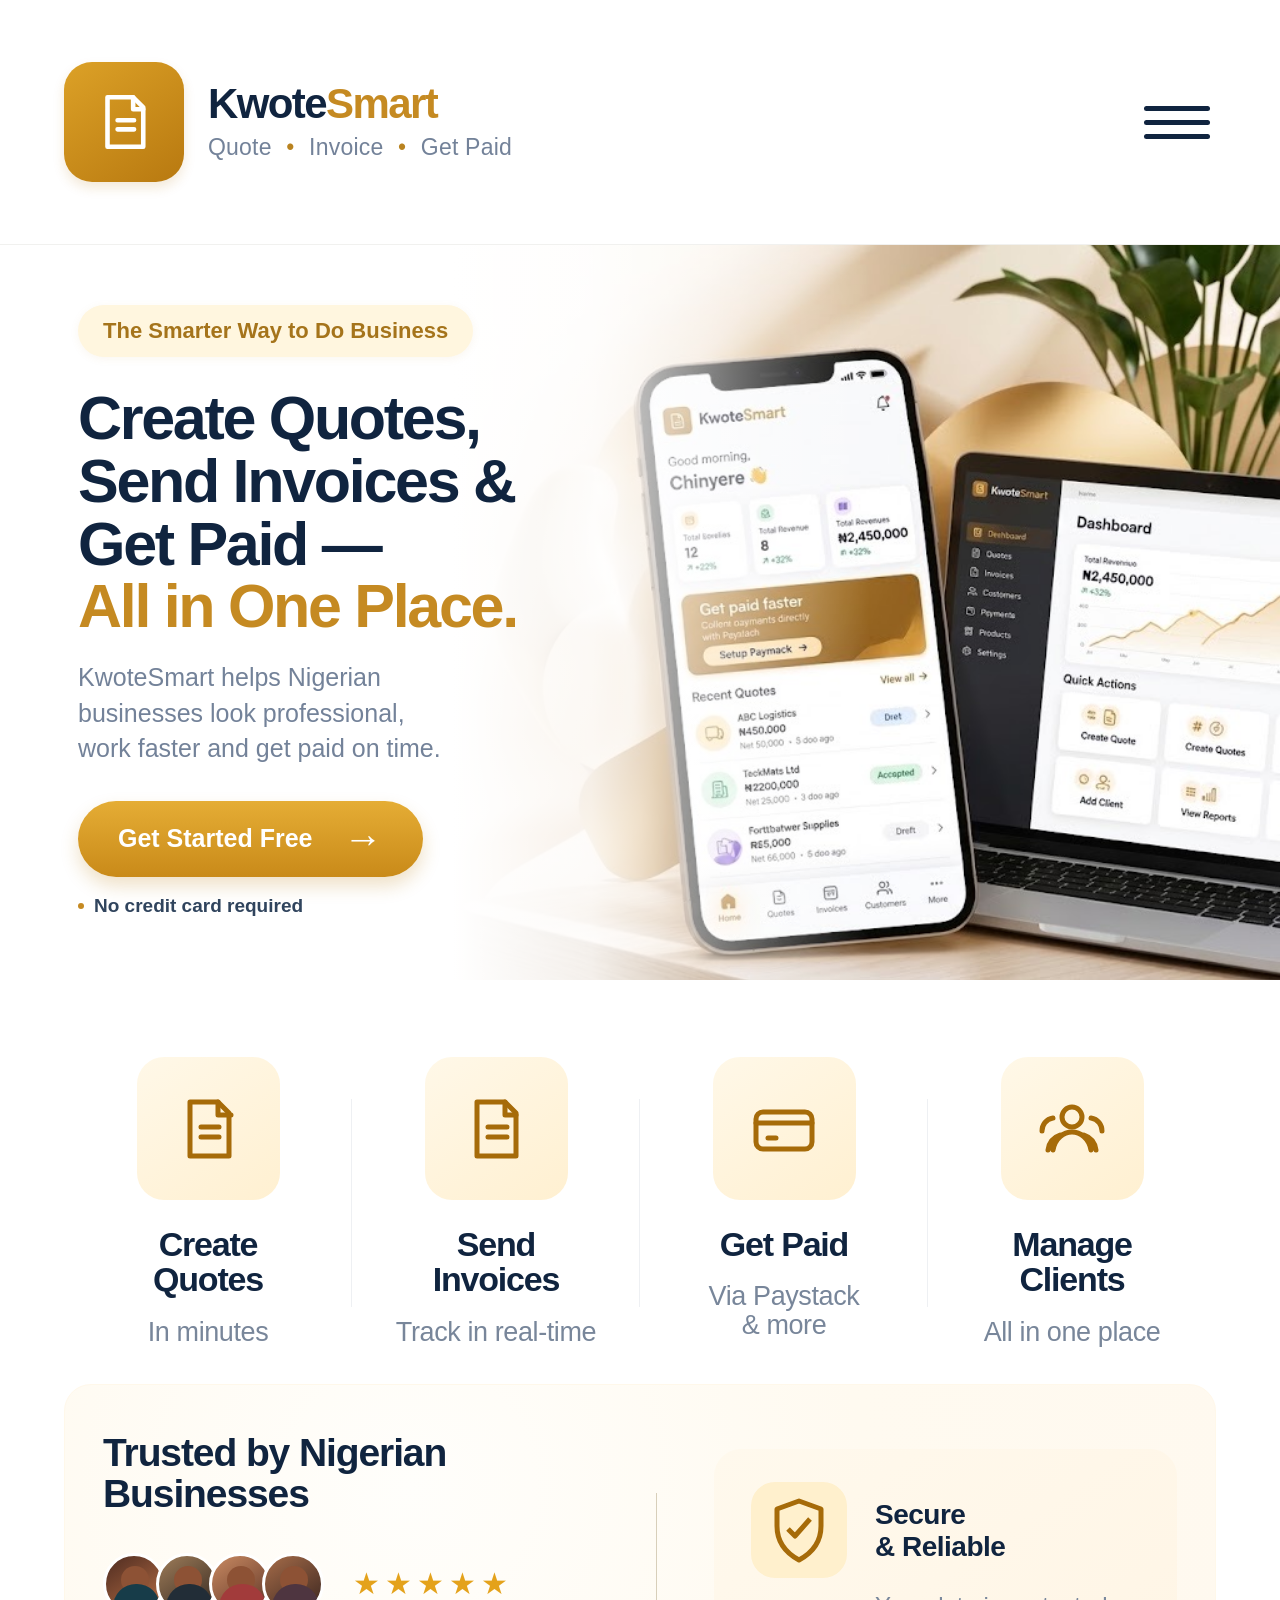
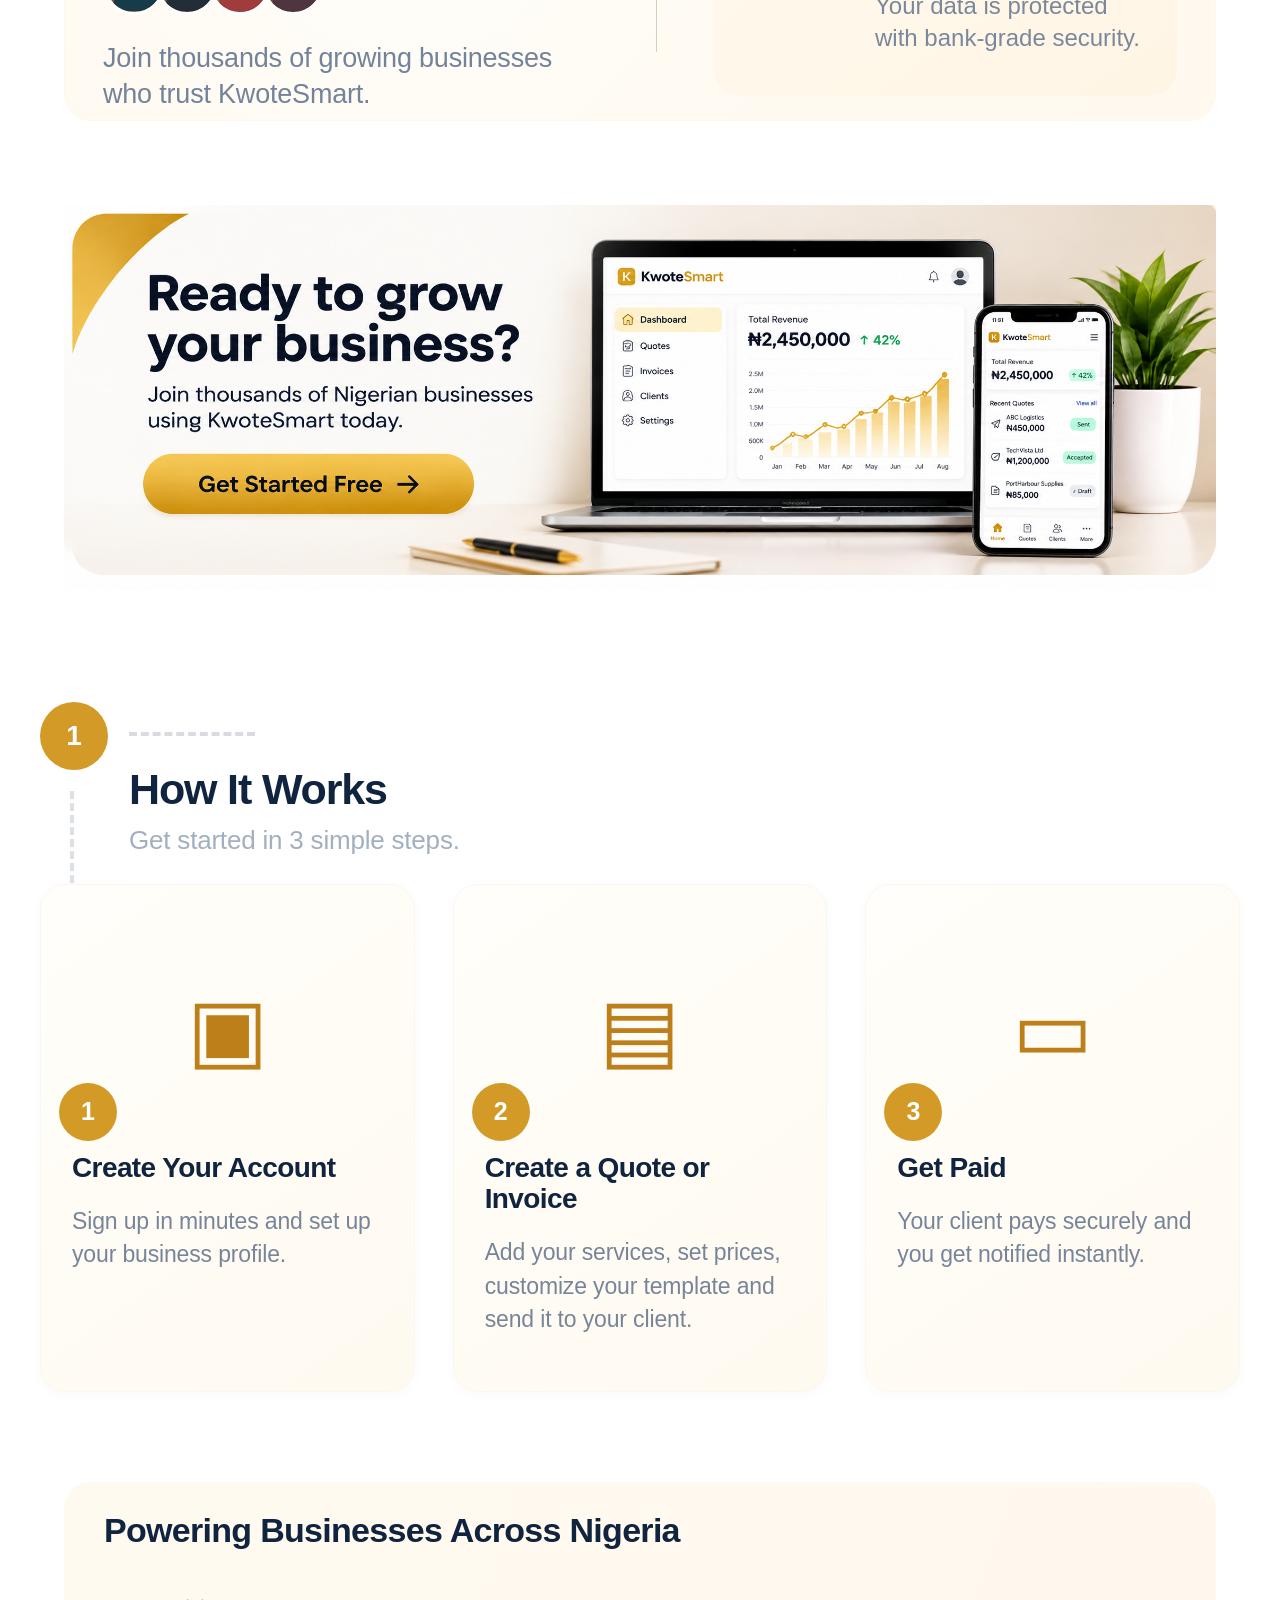
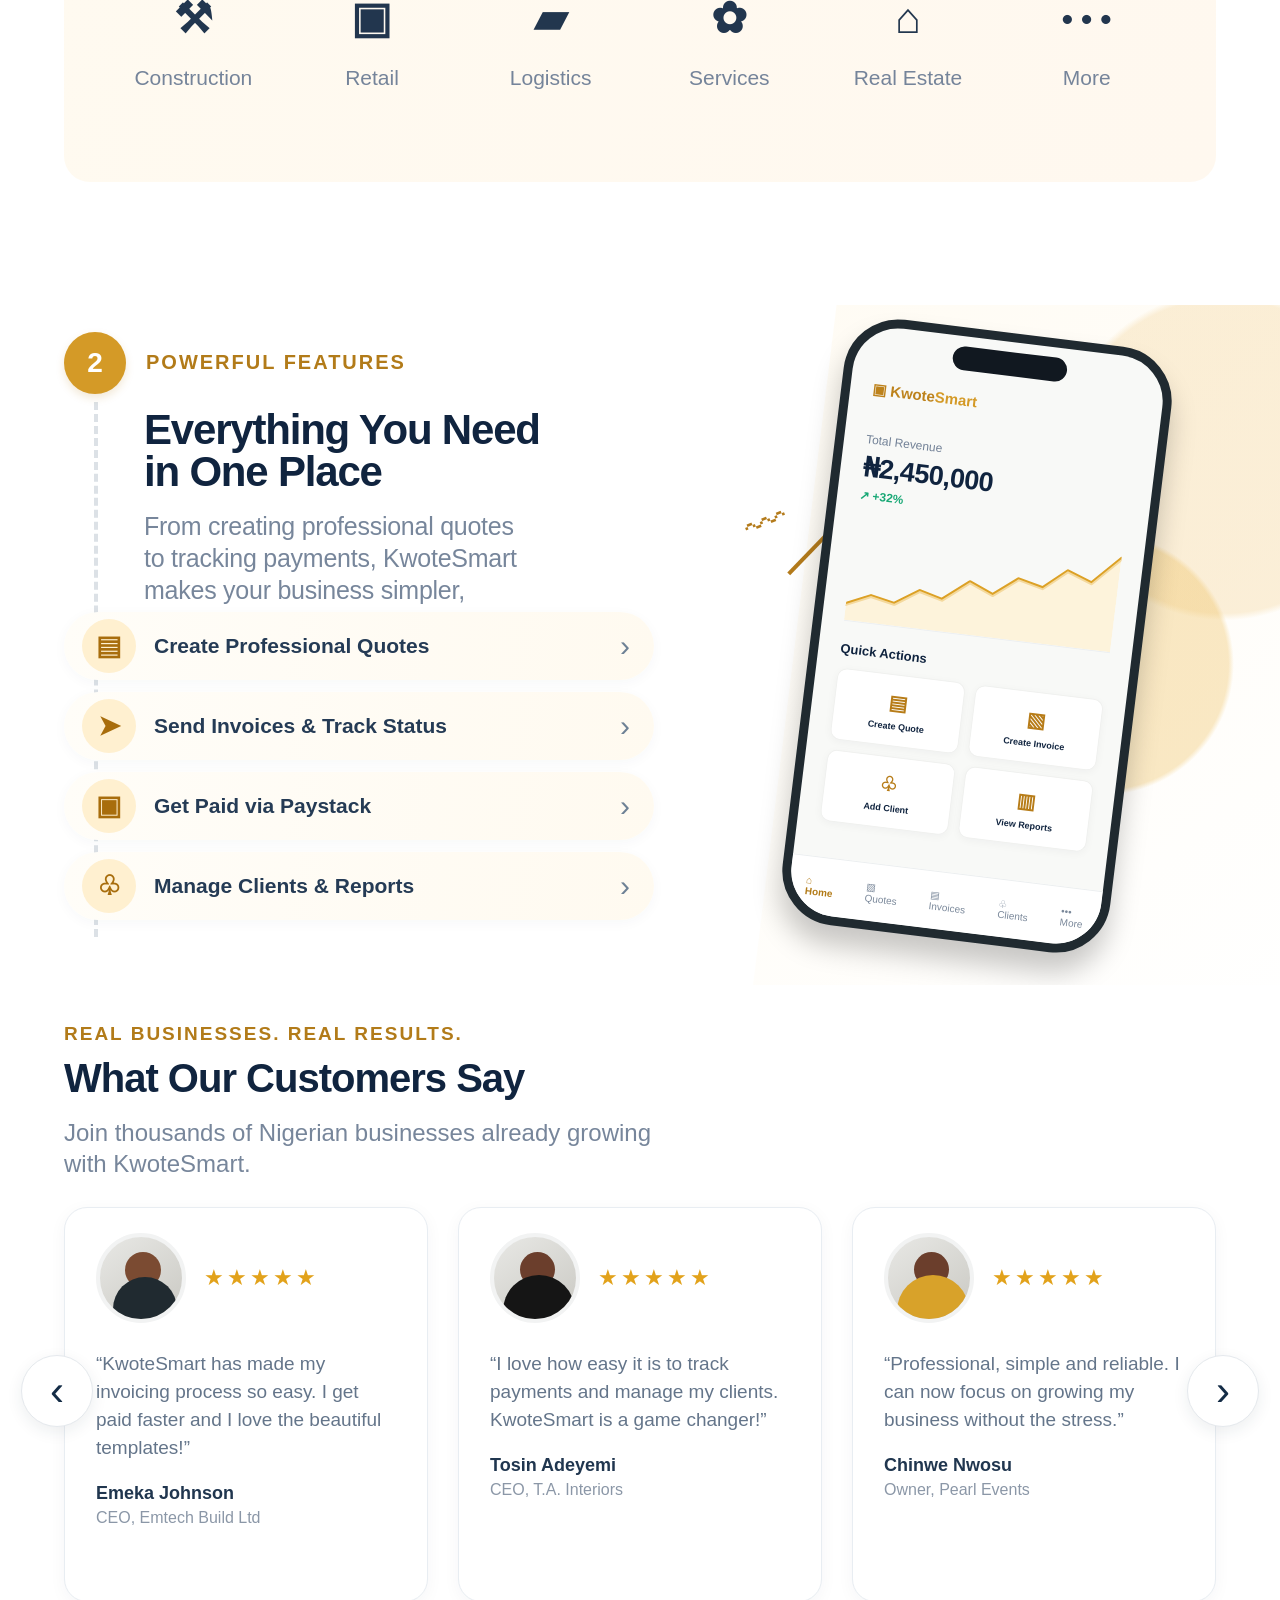
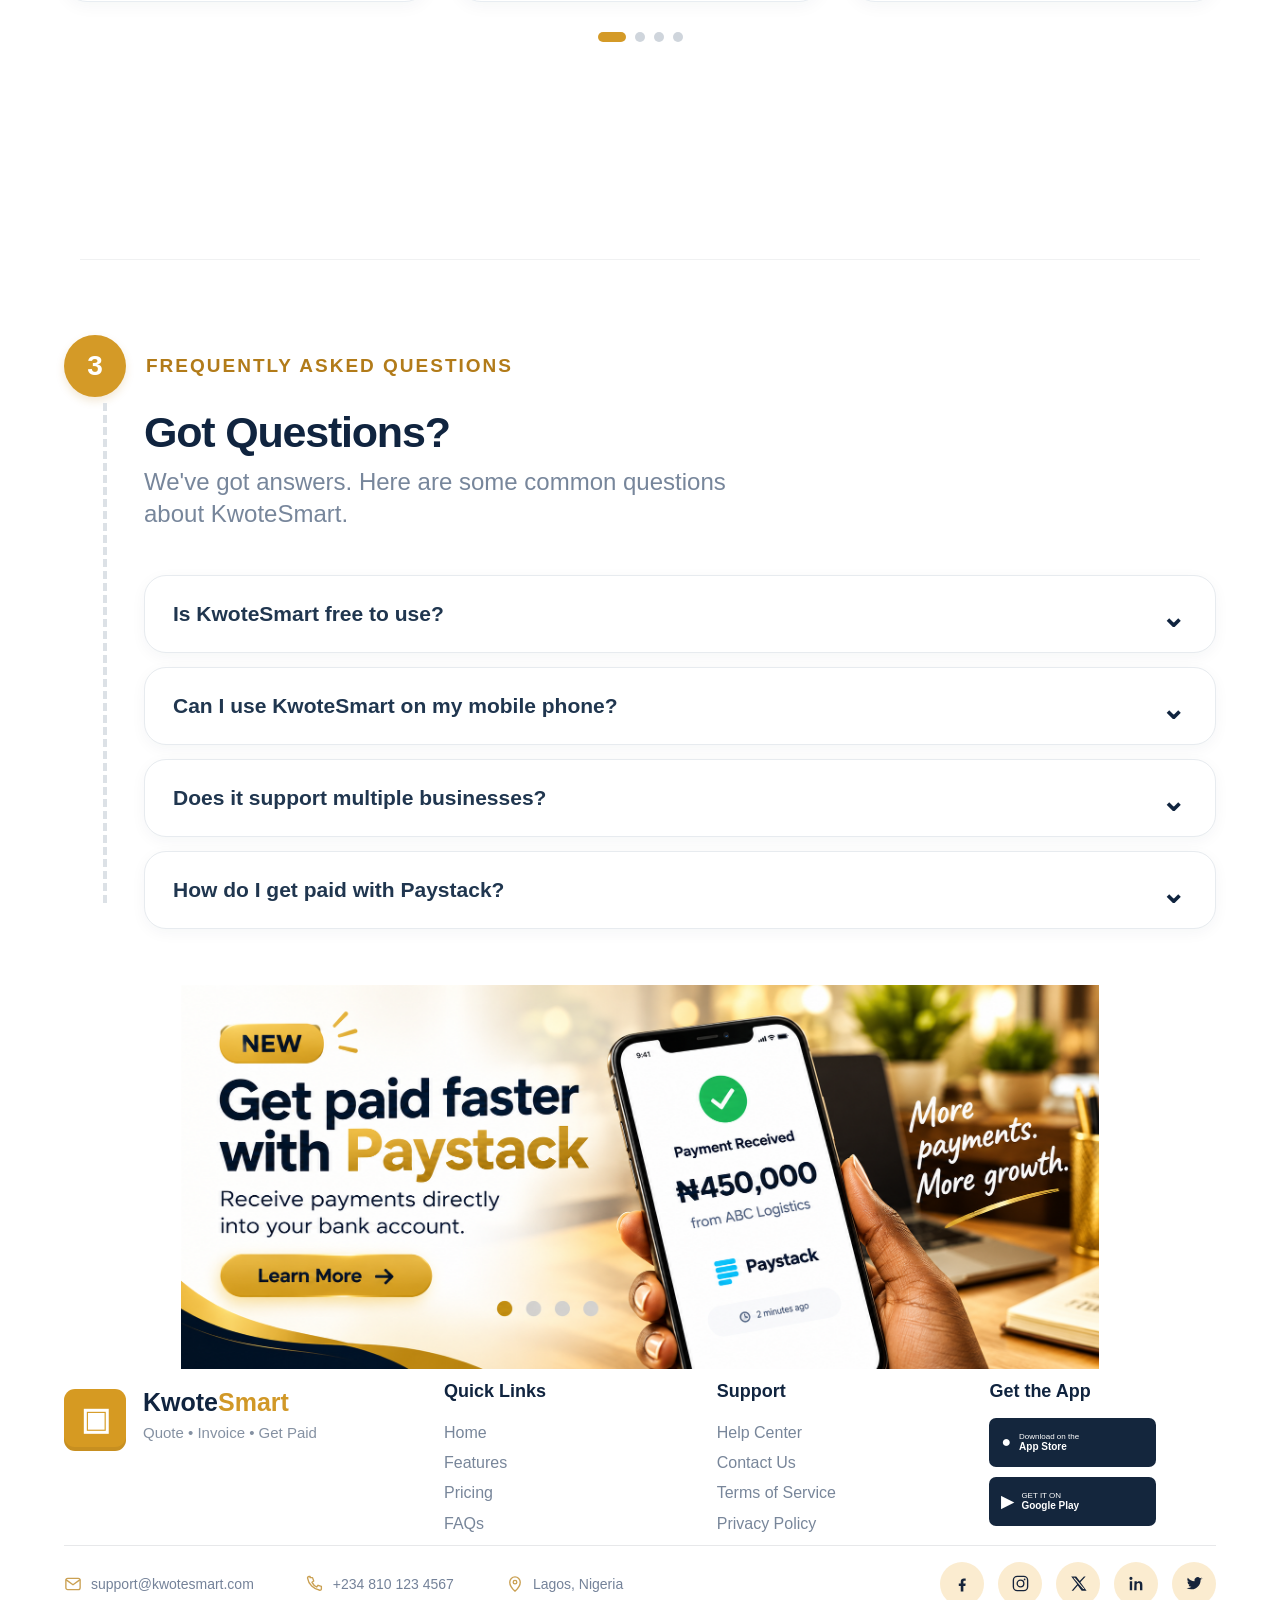
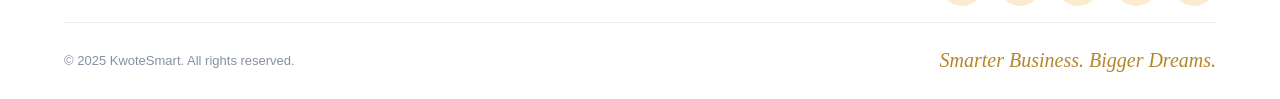
<file: index.html>
<!DOCTYPE html>
<html lang="en">
<head>
<meta charset="UTF-8">
<meta name="viewport" content="width=device-width,initial-scale=1">
<title>KwoteSmart — Reference Rebuild</title>
<style>
*{box-sizing:border-box}
html,body{margin:0;padding:0;background:#fff;overflow-x:hidden;max-width:100%}
body{font-family:Inter,Arial,Helvetica,sans-serif;color:#10243f}
.container{width:100%;max-width:1200px;margin:0 auto;padding:0 24px;position:relative;box-sizing:border-box}
.powerful-features .container,.faq-section .container{height:100%}
:root{
 --navy:#10243f;
 --muted:#75849a;
 --gold:#c58a22;
 --pale:#fff4dd;
 --cream:#fffaf0;
 --line:#e9e8e4;
}

/* FEATURES */
.features{position:relative;width:100%;height:346px;background:#fff;margin-top:35px;padding-top:42px}
.feature-row{display:grid;grid-template-columns:repeat(4,1fr);height:275px}
.feature{height:250px;text-align:center;position:relative}
.feature:not(:last-child):after{
 content:"";position:absolute;right:0;top:42px;width:1px;height:208px;background:#eef0f3
}
.iconbox{
 width:143px;height:143px;margin:0 auto 27px;border-radius:27px;
 background:linear-gradient(145deg,#fff8e8,#fff0d1);
 display:grid;place-items:center;color:#a86d0c
}
.icon{width:72px;height:72px;display:block}
.feature h3{margin:0;font-size:34px;line-height:1.04;letter-spacing:-1.2px;font-weight:800;color:var(--navy)}
.feature p{margin:20px 0 0;font-size:27px;line-height:1.05;color:#78869a;font-weight:400;letter-spacing:-.4px}

/* TRUST */
.trust{position:relative;width:100%;height:337px;margin-top:23px}
.trust-card{
 height:337px;border-radius:27px;
 background:radial-gradient(circle at 30% 30%,#fffefb 0,#fffaf0 54%,#fff9ef 100%);
 border:1px solid #fff8ea;
 display:grid;grid-template-columns:1.15fr 1px .85fr;align-items:center;
 padding:48px 38px
}
.trust-left h2{font-size:39px;line-height:1.05;letter-spacing:-1.1px;margin:0 0 38px;font-weight:800}
.people{display:flex;align-items:center;height:62px}
.person{
 width:62px;height:62px;border-radius:50%;border:3px solid #fff;margin-left:-9px;overflow:hidden;
 position:relative;background:linear-gradient(145deg,#4e2c21,#b96f45)
}
.person:first-child{margin-left:0}
.person:before{content:"";position:absolute;width:28px;height:28px;border-radius:50%;left:15px;top:10px;background:#8d5235}
.person:after{content:"";position:absolute;width:47px;height:27px;border-radius:28px 28px 5px 5px;left:7px;bottom:1px;background:#173c49}
.person:nth-child(2){background:linear-gradient(145deg,#9e7c59,#33271f)}
.person:nth-child(2):after{background:#222d37}
.person:nth-child(3){background:linear-gradient(145deg,#c98a62,#5d3426)}
.person:nth-child(3):after{background:#a23b3b}
.person:nth-child(4){background:linear-gradient(145deg,#a66c49,#39251f)}
.person:nth-child(4):after{background:#4e3540}
.stars{margin-left:29px;color:#e4a21b;font-size:30px;letter-spacing:5px;white-space:nowrap}
.trust-left p{font-size:27px;line-height:1.35;color:#73839a;margin:25px 0 0;letter-spacing:-.2px}
.divider{width:1px;height:159px;background:#d8cfba}
.security{height:247px;border-radius:27px;background:linear-gradient(145deg,#fff9ed,#fff5e5);margin-left:57px;padding:33px 37px;display:flex;align-items:flex-start;gap:28px}
.shield{
 width:96px;height:96px;border-radius:24px;background:#fff0cd;flex:none;display:grid;place-items:center
}
.security h3{font-size:28px;line-height:1.13;margin:17px 0 27px;font-weight:800;letter-spacing:-.5px}
.security p{font-size:24px;line-height:1.35;color:#7a889c;margin:0;white-space:nowrap}

/* PAYSTACK — promotional advert banner (replaceable image) */
.pay{position:relative;width:100%;height:auto;margin-top:35px}
.pay-card{
 height:auto;aspect-ratio:1536/642;border-radius:16px;overflow:hidden;position:relative;background:#fff;
}

/* Shared: full-bleed replaceable advert artwork (used by .pay and .cta-section) */
.advert-card{
 padding:0 !important;background:#fff;transform:translateZ(0);-webkit-mask-image:-webkit-radial-gradient(white,black);
}
.advert-image{
 display:block;width:100%;height:100%;object-fit:contain;object-position:center;border-radius:inherit;
}

/* HOW IT WORKS TOP VISIBLE */
.how{position:relative;width:100%;height:760px;background:#fff;margin-top:60px}
.how-head{position:absolute;left:0;top:4px;height:170px}
.circle{width:68px;height:68px;border-radius:50%;background:#d49a27;color:#fff;display:grid;place-items:center;font-size:28px;font-weight:800}
.dash{position:absolute;left:89px;top:30px;width:126px;border-top:4px dashed #d8dce0}
.how-title{position:absolute;left:89px;top:66px;width:600px}
.how-title h2{font-size:43px;line-height:1;margin:0;font-weight:800;letter-spacing:-1.15px}
.how-title p{font-size:26px;color:#a2afc0;margin:14px 0 0;letter-spacing:-.2px}
.vertical-dash{position:absolute;left:30px;top:89px;height:284px;border-left:4px dashed #dce1e6}

/* Below-fold cards are included so the file is a complete landing-page section */
.steps{position:absolute;left:0;right:0;top:186px;display:grid;grid-template-columns:repeat(3,1fr);gap:38px}
.step{height:508px;border-radius:25px;background:linear-gradient(145deg,#fffefa,#fffaf0);border:1px solid #faf7ef;padding:22px 31px;position:relative;box-shadow:0 3px 15px rgba(39,52,70,.025)}
.step-number{position:absolute;left:18px;top:198px;width:58px;height:58px;border-radius:50%;background:#d49a27;color:#fff;display:grid;place-items:center;font-size:25px;font-weight:800}
.step-icon{height:245px;display:grid;place-items:center;color:#bd7f1a;font-size:86px}
.step h3{font-size:28px;line-height:1.12;margin:0 0 22px;font-weight:800;letter-spacing:-.6px}
.step p{font-size:23px;line-height:1.45;color:#77859a;margin:0;letter-spacing:-.15px}

.continuation-industries{
 position:relative;width:100%;height:366px;
 background:#fff;margin-top:24px;
}
.industry-cont-card{
 height:300px;width:100%;border-radius:26px;background:linear-gradient(110deg,#fffaf0,#fff8ef);
 padding:31px 40px;
}
.industry-cont-card h2{
 margin:0 0 43px;font-size:34px;line-height:1;font-weight:800;
 color:#10243f;letter-spacing:-.7px;
}
.industry-cont-grid{
 display:grid;grid-template-columns:repeat(6,1fr);text-align:center;
}
.industry-cont-grid>div{display:flex;flex-direction:column;align-items:center}
.industry-cont-icon{
 height:58px;font-size:43px;line-height:1;color:#22364e;
 display:grid;place-items:center;margin-bottom:18px;font-weight:700;
}
.industry-cont-grid span{font-size:21px;color:#75849a}
.industry-cont-icon.more{font-size:32px;letter-spacing:8px;margin-left:8px}



/* CTA — final promotional advert banner (replaceable image) */
.cta-section{position:relative;width:100%;height:auto}
.cta-card{height:auto;aspect-ratio:1536/512;width:100%;border-radius:16px;background:#fff;position:relative;overflow:hidden}
.footer{position:relative;width:100%;height:330px;color:#10243f}
.footer-top{height:177px;display:grid;grid-template-columns:1.35fr .9fr .9fr .95fr;column-gap:58px;padding:10px 0 0;border-bottom:1px solid #e7e8ea}
.footer-brand{display:flex;gap:17px;align-items:flex-start;padding-top:10px}.footer-logo{width:62px;height:62px;border-radius:11px;background:#d69a22;color:#fff;display:grid;place-items:center;font-size:31px;font-weight:800;box-shadow:inset 0 -4px 0 rgba(0,0,0,.07)}
.footer-brand strong{font-size:25px;line-height:1.1;margin-top:5px}.footer-brand strong span{color:#d19827}.footer-brand small{display:block;color:#8591a2;font-size:15px;margin-top:8px}
.footer-col h4{font-size:18px;margin:2px 0 16px}.footer-col a{display:block;text-decoration:none;color:#78869a;font-size:16px;line-height:1.9}.badges{display:flex;flex-direction:column;gap:10px}.badge{height:49px;width:167px;border-radius:7px;background:#14263d;color:#fff;display:flex;align-items:center;padding:0 12px;gap:8px;font-size:10px;font-weight:700}.badge b{font-size:16px}.badge span{font-size:8px;font-weight:400;display:block}
.footer-mid{height:76px;display:flex;align-items:center;justify-content:space-between}.contact{display:flex;gap:52px;color:#748299;font-size:14px}.contact span{display:flex;align-items:center;gap:9px}.contact span svg{width:18px;height:18px;color:#caa052;flex:none}.social{display:flex;gap:14px}.social a{width:44px;height:44px;border-radius:50%;background:#fbecd0;color:#16243b;display:grid;place-items:center;text-decoration:none;transition:background .2s}.social a svg{width:19px;height:19px}.social a:hover{background:#f4dcab}.footer-bottom{height:77px;border-top:1px solid #e9eaec;display:flex;align-items:center;justify-content:space-between;color:#8591a2;font-size:13px}.tagline{font-family:cursive;color:#b58629;font-size:20px;font-style:italic}


/* POWERFUL FEATURES + CUSTOMER TESTIMONIALS EXTENSION */
.powerful-features{
 position:relative;width:100%;height:680px;
 background:#fff;overflow:hidden;margin-top:57px;
}
.powerful-features:after{
 content:"";position:absolute;right:-80px;top:-95px;width:560px;height:820px;
 background:
   radial-gradient(circle at 55% 55%,rgba(238,191,91,.35) 0 23%,transparent 24%),
   radial-gradient(circle at 72% 28%,rgba(245,218,167,.42) 0 22%,transparent 23%),
   linear-gradient(135deg,rgba(255,250,239,.75),rgba(255,255,255,0));
 transform:rotate(7deg);pointer-events:none;
}
.feature-content{position:relative;z-index:2;width:100%;height:100%}
.feature-heading{position:absolute;left:0;top:27px;width:625px}
.feature-heading .section-label{
 display:flex;align-items:center;gap:20px;color:#b27b19;font-size:20px;
 font-weight:800;letter-spacing:2px;text-transform:uppercase;
}
.feature-heading .section-number{
 width:62px;height:62px;border-radius:50%;background:#d49a27;color:#fff;
 display:grid;place-items:center;font-size:28px;letter-spacing:0;
 box-shadow:0 4px 9px rgba(185,130,28,.18);
}
.feature-heading h2{
 margin:15px 0 16px 80px;font-size:42px;line-height:1.02;letter-spacing:-1.2px;
 font-weight:800;color:#10243f;
}
.feature-heading p{
 margin:0 0 0 80px;width:520px;font-size:25px;line-height:1.28;
 color:#77869b;letter-spacing:-.25px;
}
.feature-dashed{
 position:absolute;left:30px;top:97px;height:535px;border-left:4px dashed #dce1e6;
}
.feature-list{
 position:absolute;left:0;top:307px;width:590px;display:flex;flex-direction:column;gap:12px;
}
.feature-item{
 height:68px;border-radius:34px;background:linear-gradient(100deg,#fffdf8,#fffaf0);
 display:flex;align-items:center;padding:0 24px 0 18px;
 box-shadow:0 3px 13px rgba(40,56,75,.035);
}
.feature-item .item-icon{
 width:54px;height:54px;border-radius:50%;background:#fff0d0;color:#a86d0c;
 display:grid;place-items:center;font-size:27px;font-weight:800;flex:none;
}
.feature-item .item-text{
 margin-left:18px;font-size:21px;font-weight:700;color:#253b55;
}
.feature-item .item-arrow{
 margin-left:auto;font-size:30px;color:#6e8195;font-weight:400;
}
.feature-phone{
 position:absolute;z-index:4;right:74px;top:26px;width:330px;height:610px;
 background:#f8f9f7;border:9px solid #202a30;border-radius:55px;
 transform:rotate(7deg);box-shadow:0 20px 28px rgba(0,0,0,.22);
 padding:55px 22px 20px;color:#10243f;overflow:hidden;
}
.feature-phone:before{
 content:"";position:absolute;top:10px;left:98px;width:115px;height:24px;
 border-radius:15px;background:#111820;
}
.feature-phone .phone-brand{
 font-size:15px;font-weight:800;color:#bd821b;text-align:left;margin-bottom:34px;
}
.phone-revenue-label{font-size:12px;color:#718096;margin-bottom:5px}
.phone-revenue{font-size:27px;font-weight:800;letter-spacing:-.6px}
.phone-growth{font-size:12px;color:#18a875;font-weight:800;margin-top:5px}
.phone-chart{
 height:105px;margin:15px 0 20px;border-bottom:1px solid #edf0f2;
}
.phone-chart svg{width:100%;height:100%}
.phone-actions-title{font-size:13px;font-weight:800;margin-bottom:12px}
.phone-action-grid{display:grid;grid-template-columns:1fr 1fr;gap:10px}
.phone-action{
 height:72px;border:1px solid #f0f1ef;border-radius:10px;background:#fff;
 display:flex;flex-direction:column;align-items:center;justify-content:center;
 gap:7px;box-shadow:0 2px 8px rgba(20,38,61,.04);
}
.phone-action b{font-size:20px;color:#b77c18}.phone-action span{font-size:9px;font-weight:700}
.phone-bottom{
 position:absolute;left:0;right:0;bottom:0;height:58px;border-top:1px solid #eceff0;
 background:#fff;display:flex;align-items:center;justify-content:space-around;
 font-size:10px;color:#7a889a;
}
.phone-bottom .active{color:#b27a16;font-weight:800}
.feature-scribbles{
 position:absolute;z-index:3;right:370px;top:184px;color:#b47b1b;
 font-size:42px;font-weight:400;transform:rotate(-22deg);
}
.feature-scribbles:after{
 content:"";display:block;width:80px;border-top:4px solid #b47b1b;
 transform:rotate(-24deg);margin:12px 0 0 20px;
}

.testimonials{
 position:relative;width:100%;height:920px;
 background:#fff;margin-top:0;
}
.testimonial-heading{padding-top:38px}
.testimonial-label{
 margin:0 0 12px;font-size:19px;font-weight:800;letter-spacing:2px;
 color:#b27b19;text-transform:uppercase;
}
.testimonial-heading h2{
 margin:0;font-size:40px;line-height:1.05;letter-spacing:-1px;font-weight:800;color:#10243f;
}
.testimonial-heading p{
 margin:18px 0 0;font-size:24px;line-height:1.3;color:#77869b;width:700px;
}
.testimonial-track{
 position:relative;margin-top:28px;width:100%;height:395px;
 display:grid;grid-template-columns:repeat(3,1fr);gap:30px;
}
.testimonial-slider{display:contents}
.testimonial-card{
 height:395px;border:1px solid #e8edf2;border-radius:23px;background:#fff;
 padding:25px 31px;box-shadow:0 4px 17px rgba(30,47,68,.045);position:relative;
}
.customer-top{display:flex;align-items:center}
.avatar{
 width:90px;height:90px;border-radius:50%;border:4px solid #f2f3f3;
 position:relative;overflow:hidden;flex:none;
 background:linear-gradient(145deg,#e8e8e5,#c9c8c2);
}
.avatar:before{
 content:"";position:absolute;width:36px;height:36px;border-radius:50%;
 left:25px;top:15px;background:#7b4b32;
}
.avatar:after{
 content:"";position:absolute;width:64px;height:45px;border-radius:38px 38px 9px 9px;
 left:13px;bottom:-3px;background:#202a30;
}
.avatar.woman:before{background:#6b3e2c;width:35px;height:35px;left:26px;top:15px}
.avatar.woman:after{background:#151515;width:72px;height:52px;left:9px;bottom:-8px}
.avatar.yellow:after{background:#d8a22a}
.rating{
 margin-left:18px;color:#e2a21b;font-size:22px;letter-spacing:3px;white-space:nowrap;
}
.testimonial-card blockquote{
 margin:27px 0 21px;font-size:19px;line-height:1.48;color:#64758a;
}
.customer-name{font-size:18px;font-weight:800;color:#20364f;margin-bottom:5px}
.customer-role{font-size:16px;color:#8b97a7}
.carousel-arrow{
 position:absolute;top:148px;width:72px;height:72px;border-radius:50%;
 background:#fff;border:1px solid #e5e9ed;box-shadow:0 5px 16px rgba(30,47,68,.08);
 display:grid;place-items:center;font-size:42px;color:#142c46;z-index:5;
}
.carousel-arrow.left{left:-43px}
.carousel-arrow.right{right:-43px}
.testimonial-dots{
 display:flex;justify-content:center;gap:9px;margin-top:30px;
}
.testimonial-dot{
 width:10px;height:10px;border-radius:50%;background:#cfd5dc;
}
.testimonial-dot.active{background:#d49a27;width:28px;border-radius:8px}
.testimonial-space{
 position:absolute;left:80px;right:80px;bottom:45px;height:1px;background:#f0f1f2;
}

/* FAQ + FINAL CTA EXTENSION */
.faq-section{
 position:relative;width:100%;height:680px;
 background:#fff;overflow:hidden;margin-top:0;
}
.faq-inner{width:100%;height:100%;position:relative}
.faq-dashed{
 position:absolute;left:39px;top:98px;height:500px;border-left:4px dashed #dce1e6;
}
.faq-heading{padding-top:30px;margin-left:0}
.faq-label{
 display:flex;align-items:center;gap:20px;color:#b27b19;font-size:19px;
 font-weight:800;letter-spacing:2px;text-transform:uppercase;
}
.faq-number{
 width:62px;height:62px;border-radius:50%;background:#d49a27;color:#fff;
 display:grid;place-items:center;font-size:28px;letter-spacing:0;
 box-shadow:0 4px 9px rgba(185,130,28,.18);
}
.faq-heading h2{
 margin:13px 0 12px 80px;font-size:43px;line-height:1.04;
 letter-spacing:-1.2px;font-weight:800;color:#10243f;
}
.faq-heading p{
 margin:0 0 0 80px;font-size:24px;line-height:1.32;color:#77869b;
}
.faq-list{
 position:absolute;left:80px;right:0;top:270px;
 display:flex;flex-direction:column;gap:14px;
}
.faq-item{
 border:1px solid #e7ebef;border-radius:22px;background:#fff;
 min-height:76px;box-shadow:0 4px 15px rgba(30,47,68,.045);
 overflow:hidden;
}
.faq-question{
 min-height:76px;padding:0 28px;display:flex;align-items:center;
 justify-content:space-between;font-size:21px;font-weight:700;color:#20364f;
 cursor:pointer;
}
.faq-chevron{
 width:28px;height:28px;display:grid;place-items:center;
 font-size:29px;color:#10243f;transition:transform .2s ease;
}
.faq-answer{
 max-height:0;overflow:hidden;padding:0 28px;color:#718197;
 font-size:18px;line-height:1.5;transition:max-height .25s ease,padding .25s ease;
}
.faq-item.open .faq-answer{max-height:130px;padding:0 28px 20px}
.faq-item.open .faq-chevron{transform:rotate(180deg)}



/* Banner height now comes from aspect-ratio (matches the real image dimensions) so
   nothing is cropped; see .pay-card / .cta-card above. */


/* TOP NAVIGATION + HERO */
.top-hero {
 position:relative;width:100%;height:980px;background:#fff;overflow:hidden;
}
.top-nav {
 height:245px;width:100%;display:flex;align-items:center;
 border-bottom:1px solid #f1f1ef;background:#fff;position:relative;z-index:10;
}
.top-nav .container{
 height:100%;display:flex;align-items:center;justify-content:space-between;
}
.brand {
 display:flex;align-items:center;gap:24px;
}
.brand-mark {
 width:120px;height:120px;border-radius:28px;background:linear-gradient(145deg,#dca127,#b87910);
 display:grid;place-items:center;box-shadow:0 6px 12px rgba(178,120,17,.16);
}
.brand-mark svg {width:66px;height:66px}
.brand-name {
 font-size:42px;line-height:1;font-weight:800;letter-spacing:-1.6px;color:#10243f;
}
.brand-name span {color:#c58a22}
.brand-sub {
 margin-top:9px;font-size:23px;color:#738299;letter-spacing:.2px;
}
.brand-sub b {color:#b98320;font-weight:500;margin:0 8px}
.menu-button {
 width:72px;height:60px;border:0;background:transparent;display:flex;flex-direction:column;
 justify-content:center;gap:9px;padding:0;cursor:pointer;
}
.menu-button i {display:block;height:5px;width:66px;border-radius:4px;background:#10243f}
.hero-pill {
 display:inline-flex;align-items:center;height:52px;padding:0 25px;border-radius:28px;
 background:#fff6df;color:#a5741b;font-size:22px;font-weight:700;
 box-shadow:0 2px 8px rgba(196,145,47,.08);
}
.hero-copy h1 .gold {color:#c58a22}
.dashboard-card {
 position:absolute;z-index:6;left:670px;bottom:-55px;width:335px;height:430px;
 background:rgba(255,255,255,.97);border-radius:27px;border:1px solid #e8ecef;
 transform:rotate(-4deg);box-shadow:0 15px 30px rgba(25,43,62,.19);
 padding:28px 24px 20px;color:#10243f;
}
.dashboard-card .mini-brand {
 font-size:15px;font-weight:800;color:#b57a15;margin-bottom:28px;
}
.dashboard-card .mini-brand span {color:#c58a22}
.dashboard-label {font-size:13px;color:#7c8999}
.dashboard-total {font-size:29px;font-weight:800;margin-top:5px}
.dashboard-growth {font-size:13px;color:#1ca879;font-weight:800;margin-top:5px}
.dashboard-chart {height:82px;margin:13px 0 16px;border-bottom:1px solid #edf0f2}
.dashboard-chart svg {width:100%;height:100%}
.dashboard-title {font-size:14px;font-weight:800;margin-bottom:10px}
.quote-row {
 display:flex;align-items:center;justify-content:space-between;padding:10px 8px;
 border-top:1px solid #f0f1f2;font-size:10px;
}
.quote-row strong {font-size:11px}
.status {padding:5px 8px;border-radius:10px;background:#e1f6ed;color:#1a9d72;font-weight:700}
.status.draft {background:#edf0f4;color:#778598}
.dashboard-bottom {
 position:absolute;left:0;right:0;bottom:0;height:55px;border-top:1px solid #edf0f1;
 display:flex;align-items:center;justify-content:space-around;background:#fff;border-radius:0 0 27px 27px;
 font-size:9px;color:#718197;
}
.dashboard-bottom .active {color:#b27b19;font-weight:800}
.hero-scribble {
 position:absolute;z-index:5;right:60px;top:110px;color:#b37a18;
 font-family:"Comic Sans MS",cursive;font-size:35px;line-height:1.03;font-style:italic;
 font-weight:700;transform:rotate(-6deg);
}
.hero-scribble:after {
 content:"";display:block;width:130px;border-bottom:4px solid #c68b1e;margin:12px 0 0 8px;transform:rotate(-6deg);
}
.hero-accent {
 position:absolute;z-index:3;right:420px;top:255px;width:95px;height:5px;
 background:#c58a22;transform:rotate(-31deg);border-radius:5px;
}
.hero-accent:after {
 content:"";position:absolute;width:70px;height:5px;background:#c58a22;left:-13px;top:34px;transform:rotate(-7deg);border-radius:5px;
}

/* FINAL HERO REBUILD — seamless photo layer from the supplied first reference */
.top-hero{
 position:relative;width:100%;height:980px;background:#fff;overflow:hidden;
}
.hero{
 position:relative;width:100%;height:735px;overflow:hidden;
 background-image:url('/assets/images/hero-bg.jpg');
 background-size:cover;
 background-position:center right;
}
.hero-photo{
 position:absolute;inset:0;width:68%;z-index:1;
 background:linear-gradient(to right,#ffffff 0%,#ffffff 52%,rgba(255,255,255,0.88) 68%,rgba(255,255,255,0) 100%);
}
.hero-copy{
 position:relative;z-index:2;width:52%;max-width:620px;padding:60px 0 0 78px;
}
.hero-copy h1{
 margin:30px 0 22px;font-size:61px;line-height:1.03;letter-spacing:-2.3px;
 color:#10243f;font-weight:800;
}
.hero-copy p{
 margin:0;width:555px;font-size:25px;line-height:1.42;color:#738299;
}
.hero-cta{
 margin-top:34px;height:76px;padding:0 40px;border:0;border-radius:40px;
 background:linear-gradient(180deg,#e5ad35,#c98a19);color:#fff;
 display:inline-flex;align-items:center;gap:31px;font-size:25px;font-weight:800;
 box-shadow:0 9px 18px rgba(189,130,23,.24);text-decoration:none;
}
.hero-cta b{font-size:39px;font-weight:400;line-height:0}
.hero-note{
 margin-top:18px;font-size:19px;color:#30445d;font-weight:600;
}
.hero-note:before{
 content:"";display:inline-block;width:6px;height:6px;border-radius:50%;
 background:#c58a22;margin:0 10px 3px 0;
}

/* ============ MOBILE (max-width:768px) ============ */
@media(max-width:768px){
 .container{padding:0 16px}

 /* Features */
 .features{height:auto;padding:36px 0}
 .feature-row{display:grid;grid-template-columns:repeat(2,1fr);gap:28px 16px;height:auto}
 .feature{height:auto}
 .feature:not(:last-child):after{display:none}

 /* Trust */
 .trust{height:auto}
 .trust-card{height:auto;display:flex;flex-direction:column;padding:28px 24px;gap:20px}
 .divider{display:none}
 .trust-left h2{font-size:28px;margin-bottom:20px}
 .people{flex-wrap:wrap;height:auto;row-gap:10px}
 .person{width:46px;height:46px}
 .stars{white-space:normal;margin-left:14px;font-size:22px;letter-spacing:3px}
 .security{height:auto;margin-left:0;padding:24px;gap:18px}
 .security p{white-space:normal;font-size:18px}
 .security h3{font-size:22px;margin:12px 0 12px}

 /* Pay — advert image */
 .pay{height:auto}
 .pay-card{height:auto;aspect-ratio:1536/642;border-radius:12px}

 /* How it works */
 .how{height:auto;padding:36px 0}
 .how-head{position:static;height:auto}
 .circle,.dash,.vertical-dash{display:none}
 .how-title{position:static !important;width:100% !important}
 .steps{position:static;grid-template-columns:1fr;gap:24px;margin-top:20px}
 .step{height:auto;padding:26px 24px}
 .step-number{position:static;margin-bottom:10px}

 /* Industries */
 .continuation-industries{height:auto}
 .industry-cont-card{height:auto;padding:32px 28px}
 .industry-cont-card h2{font-size:26px;margin:0 0 28px}
 .industry-cont-grid{grid-template-columns:repeat(2,1fr);row-gap:36px;column-gap:16px}
 .industry-cont-icon{height:44px;font-size:32px;margin-bottom:12px}
 .industry-cont-icon.more{font-size:24px;letter-spacing:6px;margin-left:6px}
 .industry-cont-grid span{font-size:16px}

 /* Powerful features */
 /* POWERFUL FEATURES — exact match to reference (mobile) */
 .powerful-features{height:auto!important;padding-top:28px!important;padding-bottom:34px!important;overflow:hidden!important}
 .feature-content{width:100%!important;height:auto!important;position:relative!important}
 .feature-dashed,.feature-scribbles{display:none!important}
 .feature-heading{position:relative!important;left:auto!important;top:auto!important;width:100%!important}
 .feature-heading .section-label{gap:12px!important;font-size:13px!important;letter-spacing:1.2px!important}
 .feature-heading .section-number{width:48px!important;height:48px!important;font-size:20px!important}
 .feature-heading h2{font-size:31px!important;margin:14px 0 12px 0!important}
 .feature-heading p{width:100%!important;font-size:16px!important;line-height:1.4!important;margin:0!important}
 .feature-list{position:relative!important;left:auto!important;top:auto!important;width:100%!important;margin-top:24px!important;gap:10px!important}
 .feature-item{height:56px!important;border-radius:29px!important;padding:0 14px 0 10px!important}
 .feature-item .item-icon{width:40px!important;height:40px!important;font-size:20px!important}
 .feature-item .item-text{font-size:14px!important;margin-left:12px!important}
 .feature-item .item-arrow{font-size:24px!important}
 .feature-phone{display:none!important}

 /* Testimonials */
 .testimonials{height:auto;padding:36px 0}
 .testimonial-heading p{width:100% !important;font-size:16px}
 .testimonial-track{display:block;overflow:hidden;height:auto;width:100%}
 .testimonial-slider{display:flex !important;transition:transform .35s ease;touch-action:pan-y}
 .testimonial-card{flex:0 0 100%;width:100%;height:auto;min-height:0;box-sizing:border-box}
 .carousel-arrow{display:none}
 .testimonial-space{display:none}
 .testimonial-dots .testimonial-dot:nth-child(n+4){display:none}
 .testimonial-dots .testimonial-dot{cursor:pointer}

 /* FAQ */
 .faq-section{height:auto;padding:36px 0;overflow:visible}
 .faq-inner{height:auto}
 .faq-dashed{display:none}
 .faq-heading{position:static !important;width:100% !important;margin-left:0}
 .faq-list{position:static !important;width:100% !important;margin-top:24px}

 /* CTA — advert image */
 .cta-section{height:auto;padding:36px 0}
 .cta-card{height:auto;aspect-ratio:1536/512;border-radius:12px}

 /* Footer */
 .footer{height:auto;padding:32px 0}
 .footer-top{height:auto;grid-template-columns:1fr;gap:28px}
 .footer-mid{flex-direction:column;gap:24px;align-items:flex-start;height:auto;padding:24px 0}
 .contact{flex-direction:column;gap:18px;align-items:flex-start;font-size:16px}
 .contact span svg{width:20px;height:20px}
 .social{gap:16px}
 .footer-bottom{flex-direction:column;gap:10px;align-items:flex-start;height:auto;padding:22px 0}
 .tagline{font-size:19px}
}

/* ============ MOBILE HERO — exact match to KwoteSmart v20 reference (max-width:700px) ============ */
@media (max-width:700px){
  .top-hero{width:100%!important;height:auto!important;position:relative!important;left:0!important;top:0!important;overflow:hidden!important}

  /* HEADER — exact match to reference (72px bar, 18px side padding) */
  .top-nav{height:72px!important;padding:0 18px!important;border-bottom:1px solid #eee!important}
  .top-nav .container{padding:0!important;max-width:none!important}
  .brand{gap:10px!important}.brand-mark{width:42px!important;height:42px!important;border-radius:11px!important}.brand-mark svg{width:24px!important;height:24px!important}
  .brand-name{font-size:20px!important;letter-spacing:-.7px!important}.brand-sub{font-size:10px!important;margin-top:4px!important}.brand-sub b{margin:0 3px!important}
  .menu-button{width:42px!important;height:42px!important;gap:5px!important}.menu-button i{width:22px!important;height:2px!important}

  .hero{height:620px!important;min-height:620px!important;padding:0!important;position:relative!important;overflow:hidden!important;background:#fff!important}
  .hero-photo{
    position:absolute!important;right:0!important;left:auto!important;top:0!important;bottom:auto!important;
    width:72%!important;height:100%!important;max-width:none!important;
    background-image:url('assets/images/hero-bg.jpg')!important;
    background-repeat:no-repeat!important;
    background-size:cover!important;background-position:58% top!important;opacity:1!important;
  }
  .hero-photo:after{
    content:""!important;position:absolute!important;inset:0!important;
    background:linear-gradient(90deg,#fff 0%,rgba(255,255,255,.96) 8%,rgba(255,255,255,.65) 25%,rgba(255,255,255,0) 53%)!important;
  }
  .hero-copy{position:absolute!important;left:20px!important;top:53px!important;width:55%!important;max-width:55%!important;padding:0!important;z-index:5!important}
  .hero-pill{height:28px!important;padding:0 12px!important;border-radius:16px!important;font-size:10px!important;white-space:nowrap!important}
  .hero-copy h1{margin:18px 0 14px!important;font-size:30px!important;line-height:1.03!important;letter-spacing:-1.1px!important}
  .hero-copy p{width:100%!important;max-width:245px!important;font-size:14px!important;line-height:1.35!important;margin:0!important}
  .hero-cta{margin-top:18px!important;height:48px!important;padding:0 18px!important;gap:12px!important;border-radius:25px!important;font-size:14px!important;white-space:nowrap!important}
  .hero-cta b{font-size:24px!important}.hero-note{margin-top:9px!important;font-size:11px!important}.hero-note:before{width:4px!important;height:4px!important;margin-right:6px!important}
  .dashboard-card{display:block!important;left:auto!important;right:21%!important;bottom:-33px!important;width:190px!important;height:244px!important;border-radius:18px!important;padding:16px 14px 12px!important;transform:rotate(-4deg)!important;z-index:7!important}
  .dashboard-card .mini-brand{font-size:9px!important;margin-bottom:15px!important}.dashboard-label{font-size:8px!important}.dashboard-total{font-size:17px!important}.dashboard-growth{font-size:8px!important}.dashboard-chart{height:48px!important;margin:8px 0 10px!important}.dashboard-title{font-size:9px!important;margin-bottom:6px!important}.quote-row{font-size:7px!important;padding:5px 4px!important}.dashboard-bottom{font-size:7px!important}
  .hero-scribble{display:none!important}.hero-accent{display:none!important}

  /* FEATURE STRIP (Create Quotes / Send Invoices / Get Paid / Manage Clients) — exact match to reference */
  .features{width:100%!important;height:auto!important;padding:35px 12px 18px!important;overflow:hidden!important}
  .features .container{padding:0!important}
  .feature-row{display:grid!important;grid-template-columns:repeat(4,1fr)!important;gap:0!important;width:100%!important;height:auto!important}
  .feature{height:auto!important;min-height:160px!important;padding:0 3px 8px!important;text-align:center!important}
  .feature:not(:last-child):after{display:block!important;right:0!important;top:8px!important;height:135px!important;width:1px!important;background:#eef0f3!important}
  .iconbox{width:58px!important;height:58px!important;border-radius:16px!important;margin:0 auto 11px!important}.icon{width:31px!important;height:31px!important}
  .feature h3{font-size:15px!important;line-height:1.05!important;letter-spacing:-.25px!important}.feature p{font-size:11px!important;line-height:1.18!important;margin-top:8px!important}

  /* TRUST BADGE — shield centered, writing centered underneath */
  .security{align-self:stretch!important;width:100%!important;flex-direction:column!important;align-items:center!important;justify-content:center!important;text-align:center!important;gap:14px!important;margin:0!important;padding:26px 20px!important}
  .security .shield{margin:0 auto!important}
  .security > div:last-child{width:100%!important;text-align:center!important}
  .security h3{margin:0 0 10px!important;text-align:center!important}
  .security p{margin:0 auto!important;text-align:center!important}

  /* FAQ — exact match to reference (mobile) */
  .faq-section{height:auto!important;padding:26px 0 30px!important;overflow:hidden!important}
  .faq-section .container{padding:0 20px!important}
  .faq-inner{width:100%!important;height:auto!important;position:relative!important}.faq-dashed{display:none!important}
  .faq-heading{position:relative!important;width:100%!important;padding-top:0!important;margin-left:0!important}
  .faq-label{gap:12px!important;font-size:13px!important;letter-spacing:1.2px!important}
  .faq-number{width:48px!important;height:48px!important;font-size:20px!important;flex:none!important}
  .faq-heading h2{font-size:31px!important;margin:14px 0 10px 0!important}
  .faq-heading p{font-size:16px!important;line-height:1.4!important;margin:0!important}
  .faq-list{position:relative!important;left:auto!important;top:auto!important;width:100%!important;margin-top:22px!important;gap:10px!important}
  .faq-item{border-radius:16px!important}
  .faq-question{min-height:62px!important;padding:0 17px!important;font-size:15px!important}
  .faq-answer{font-size:14px!important;padding-left:17px!important;padding-right:17px!important}
}
</style>
</head>
<body>

<section class="top-hero">
 <nav class="top-nav">
  <div class="container">
   <div class="brand">
    <div class="brand-mark">
     <svg viewBox="0 0 72 72" fill="none" stroke="#fff" stroke-width="5" stroke-linecap="round" stroke-linejoin="round">
      <path d="M18 9h28l11 11v43H18z"/><path d="M46 9v13h11M29 34h18M29 44h18"/>
     </svg>
    </div>
    <div>
     <div class="brand-name">Kwote<span>Smart</span></div>
     <div class="brand-sub">Quote <b>•</b> Invoice <b>•</b> Get Paid</div>
    </div>
   </div>
   <button class="menu-button" aria-label="Open menu"><i></i><i></i><i></i></button>
  </div>
 </nav>

 <div class="hero">
  <div class="hero-photo" aria-hidden="true"></div>

  <div class="hero-copy">
   <div class="hero-pill">The Smarter Way to Do Business</div>
   <h1>Create Quotes,<br>Send Invoices &amp;<br>Get Paid —<br><span class="gold">All in One Place.</span></h1>
   <p>KwoteSmart helps Nigerian<br>businesses look professional,<br>work faster and get paid on time.</p>
   <a href="#" class="hero-cta">Get Started Free <b>→</b></a>
   <div class="hero-note">No credit card required</div>
  </div>
 </div>
</section>


<section class="features">
 <div class="container">
 <div class="feature-row">
  <article class="feature">
   <div class="iconbox"><svg class="icon" viewBox="0 0 72 72" fill="none" stroke="#a66b09" stroke-width="5" stroke-linecap="round" stroke-linejoin="round"><path d="M18 9h28l11 11v43H18z"/><path d="M46 9v13h13M29 34h18M29 44h18"/></svg></div>
   <h3>Create<br>Quotes</h3><p>In minutes</p>
  </article>
  <article class="feature">
   <div class="iconbox"><svg class="icon" viewBox="0 0 72 72" fill="none" stroke="#a66b09" stroke-width="5" stroke-linecap="round" stroke-linejoin="round"><path d="M17 9h28l11 11v43H17z"/><path d="M45 9v13h11M28 34h19M28 44h19"/></svg></div>
   <h3>Send<br>Invoices</h3><p>Track in real-time</p>
  </article>
  <article class="feature">
   <div class="iconbox"><svg class="icon" viewBox="0 0 72 72" fill="none" stroke="#a66b09" stroke-width="5" stroke-linecap="round" stroke-linejoin="round"><rect x="8" y="19" width="56" height="37" rx="7"/><path d="M8 30h56M20 45h8"/></svg></div>
   <h3>Get Paid</h3><p>Via Paystack<br>&amp; more</p>
  </article>
  <article class="feature">
   <div class="iconbox"><svg class="icon" viewBox="0 0 72 72" fill="none" stroke="#a66b09" stroke-width="5" stroke-linecap="round" stroke-linejoin="round"><circle cx="36" cy="24" r="10"/><path d="M17 57c2-12 11-18 19-18s17 6 19 18M17 25c-7 1-11 7-11 13M55 25c7 1 11 7 11 13M12 57c1-8 6-13 12-15M60 57c-1-8-6-13-12-15"/></svg></div>
   <h3>Manage<br>Clients</h3><p>All in one place</p>
  </article>
 </div>
 </div>
</section>

<section class="trust">
 <div class="container">
 <div class="trust-card">
  <div class="trust-left">
   <h2>Trusted by Nigerian<br>Businesses</h2>
   <div class="people">
    <span class="person"></span><span class="person"></span><span class="person"></span><span class="person"></span>
    <span class="stars">★★★★★</span>
   </div>
   <p>Join thousands of growing businesses<br>who trust KwoteSmart.</p>
  </div>
  <div class="divider"></div>
  <div class="security">
   <div class="shield"><svg width="58" height="65" viewBox="0 0 58 65" fill="none" stroke="#a66b09" stroke-width="5" stroke-linejoin="round"><path d="M29 3 51 11v17c0 16-9 27-22 34C16 55 7 44 7 28V11z"/><path d="m18 31 7 7 15-17"/></svg></div>
   <div><h3>Secure<br>&amp; Reliable</h3><p>Your data is protected<br>with bank-grade security.</p></div>
  </div>
 </div>
 </div>
</section>

<section class="pay advert-section" aria-label="Promotional advert banner">
 <div class="container">
 <div class="advert-card pay-card">
  <img class="advert-image" src="assets/images/promotional-1.png" alt="KwoteSmart Paystack promotional advert">
 </div>
 </div>
</section>

<section class="how">
 <div class="container">
 <div class="how-head"><div class="circle">1</div><div class="dash"></div><div class="vertical-dash"></div><div class="how-title"><h2>How It Works</h2><p>Get started in 3 simple steps.</p></div></div>
 <div class="steps">
  <article class="step"><span class="step-number">1</span><div class="step-icon">▣</div><h3>Create Your Account</h3><p>Sign up in minutes and set up your business profile.</p></article>
  <article class="step"><span class="step-number">2</span><div class="step-icon">▤</div><h3>Create a Quote or Invoice</h3><p>Add your services, set prices, customize your template and send it to your client.</p></article>
  <article class="step"><span class="step-number">3</span><div class="step-icon">▭</div><h3>Get Paid</h3><p>Your client pays securely and you get notified instantly.</p></article>
 </div>
 </div>
</section>

<section class="continuation-industries">
  <div class="container">
  <div class="industry-cont-card">
    <h2>Powering Businesses Across Nigeria</h2>
    <div class="industry-cont-grid">
      <div><div class="industry-cont-icon">⚒</div><span>Construction</span></div>
      <div><div class="industry-cont-icon">▣</div><span>Retail</span></div>
      <div><div class="industry-cont-icon">▰</div><span>Logistics</span></div>
      <div><div class="industry-cont-icon">✿</div><span>Services</span></div>
      <div><div class="industry-cont-icon">⌂</div><span>Real Estate</span></div>
      <div><div class="industry-cont-icon more">•••</div><span>More</span></div>
    </div>
  </div>
  </div>
</section>



<section class="powerful-features">
 <div class="container">
 <div class="feature-content">
  <div class="feature-dashed"></div>

  <div class="feature-heading">
   <div class="section-label"><span class="section-number">2</span><span>Powerful Features</span></div>
   <h2>Everything You Need<br>in One Place</h2>
   <p>From creating professional quotes<br>to tracking payments, KwoteSmart<br>makes your business simpler,<br>faster and more organized.</p>
  </div>

  <div class="feature-list">
   <div class="feature-item">
    <span class="item-icon">▤</span><span class="item-text">Create Professional Quotes</span><span class="item-arrow">›</span>
   </div>
   <div class="feature-item">
    <span class="item-icon">➤</span><span class="item-text">Send Invoices &amp; Track Status</span><span class="item-arrow">›</span>
   </div>
   <div class="feature-item">
    <span class="item-icon">▣</span><span class="item-text">Get Paid via Paystack</span><span class="item-arrow">›</span>
   </div>
   <div class="feature-item">
    <span class="item-icon">♧</span><span class="item-text">Manage Clients &amp; Reports</span><span class="item-arrow">›</span>
   </div>
  </div>

  <div class="feature-scribbles">〰</div>

  <div class="feature-phone">
   <div class="phone-brand">▣ Kwote<span style="color:#d49a27">Smart</span></div>
   <div class="phone-revenue-label">Total Revenue</div>
   <div class="phone-revenue">₦2,450,000</div>
   <div class="phone-growth">↗ +32%</div>
   <div class="phone-chart">
    <svg viewBox="0 0 280 105" preserveAspectRatio="none">
     <polyline points="0,89 25,78 50,83 75,67 99,73 126,52 151,62 176,43 202,49 226,29 252,38 280,10"
       fill="none" stroke="#dca126" stroke-width="4" stroke-linecap="round" stroke-linejoin="round"/>
     <path d="M0 89 L25 78 L50 83 L75 67 L99 73 L126 52 L151 62 L176 43 L202 49 L226 29 L252 38 L280 10 L280 105 L0 105Z"
       fill="#fff1d1" opacity=".7"/>
    </svg>
   </div>
   <div class="phone-actions-title">Quick Actions</div>
   <div class="phone-action-grid">
    <div class="phone-action"><b>▤</b><span>Create Quote</span></div>
    <div class="phone-action"><b>▧</b><span>Create Invoice</span></div>
    <div class="phone-action"><b>♧</b><span>Add Client</span></div>
    <div class="phone-action"><b>▥</b><span>View Reports</span></div>
   </div>
   <div class="phone-bottom">
    <span class="active">⌂<br>Home</span><span>▧<br>Quotes</span><span>▤<br>Invoices</span><span>♧<br>Clients</span><span>•••<br>More</span>
   </div>
  </div>
 </div>
 </div>
</section>

<section class="testimonials">
 <div class="container">
 <div class="testimonial-heading">
  <div class="testimonial-label">Real Businesses. Real Results.</div>
  <h2>What Our Customers Say</h2>
  <p>Join thousands of Nigerian businesses already growing<br>with KwoteSmart.</p>
 </div>

 <div class="testimonial-track">
  <button class="carousel-arrow left" aria-label="Previous testimonial">‹</button>

  <div class="testimonial-slider">
  <article class="testimonial-card">
   <div class="customer-top">
    <div class="avatar"></div>
    <div class="rating">★★★★★</div>
   </div>
   <blockquote>“KwoteSmart has made my invoicing process so easy. I get paid faster and I love the beautiful templates!”</blockquote>
   <div class="customer-name">Emeka Johnson</div>
   <div class="customer-role">CEO, Emtech Build Ltd</div>
  </article>

  <article class="testimonial-card">
   <div class="customer-top">
    <div class="avatar woman"></div>
    <div class="rating">★★★★★</div>
   </div>
   <blockquote>“I love how easy it is to track payments and manage my clients. KwoteSmart is a game changer!”</blockquote>
   <div class="customer-name">Tosin Adeyemi</div>
   <div class="customer-role">CEO, T.A. Interiors</div>
  </article>

  <article class="testimonial-card">
   <div class="customer-top">
    <div class="avatar woman yellow"></div>
    <div class="rating">★★★★★</div>
   </div>
   <blockquote>“Professional, simple and reliable. I can now focus on growing my business without the stress.”</blockquote>
   <div class="customer-name">Chinwe Nwosu</div>
   <div class="customer-role">Owner, Pearl Events</div>
  </article>
  </div>

  <button class="carousel-arrow right" aria-label="Next testimonial">›</button>
 </div>

 <div class="testimonial-dots">
  <span class="testimonial-dot active"></span><span class="testimonial-dot"></span>
  <span class="testimonial-dot"></span><span class="testimonial-dot"></span>
 </div>
 </div>
 <div class="testimonial-space"></div>
</section>



<section class="faq-section">
 <div class="container">
 <div class="faq-inner">
  <div class="faq-dashed"></div>
  <div class="faq-heading">
   <div class="faq-label"><span class="faq-number">3</span><span>Frequently Asked Questions</span></div>
   <h2>Got Questions?</h2>
   <p>We've got answers. Here are some common questions<br>about KwoteSmart.</p>
  </div>

  <div class="faq-list">
   <div class="faq-item">
    <div class="faq-question"><span>Is KwoteSmart free to use?</span><span class="faq-chevron">⌄</span></div>
    <div class="faq-answer">Yes. You can get started with KwoteSmart for free and create quotes, invoices and manage your business.</div>
   </div>
   <div class="faq-item">
    <div class="faq-question"><span>Can I use KwoteSmart on my mobile phone?</span><span class="faq-chevron">⌄</span></div>
    <div class="faq-answer">Yes. KwoteSmart is designed to work smoothly on mobile devices so you can manage your business wherever you are.</div>
   </div>
   <div class="faq-item">
    <div class="faq-question"><span>Does it support multiple businesses?</span><span class="faq-chevron">⌄</span></div>
    <div class="faq-answer">You can organize your business information and keep your quoting, invoicing and client management in one place.</div>
   </div>
   <div class="faq-item">
    <div class="faq-question"><span>How do I get paid with Paystack?</span><span class="faq-chevron">⌄</span></div>
    <div class="faq-answer">Connect your payment flow through Paystack and let customers pay securely while you receive payment notifications.</div>
   </div>
  </div>
 </div>
 </div>
</section>


<section class="cta-section advert-section" aria-label="Final promotional advert banner">
 <div class="container">
 <div class="advert-card cta-card">
  <img class="advert-image" src="assets/images/promotional-2.png" alt="KwoteSmart business growth promotional advert">
 </div>
 </div>
</section>


<footer class="footer">
 <div class="container">
 <div class="footer-top">
  <div class="footer-brand"><div class="footer-logo">▣</div><div><strong>Kwote<span>Smart</span></strong><small>Quote • Invoice • Get Paid</small></div></div>
  <div class="footer-col"><h4>Quick Links</h4><a href="#">Home</a><a href="#">Features</a><a href="#">Pricing</a><a href="#">FAQs</a></div>
  <div class="footer-col"><h4>Support</h4><a href="#">Help Center</a><a href="#">Contact Us</a><a href="#">Terms of Service</a><a href="#">Privacy Policy</a></div>
  <div class="footer-col"><h4>Get the App</h4><div class="badges"><div class="badge"><b>●</b><div><span>Download on the</span>App Store</div></div><div class="badge"><b>▶</b><div><span>GET IT ON</span>Google Play</div></div></div></div>
 </div>
 <div class="footer-mid"><div class="contact"><span><svg viewBox="0 0 24 24" fill="none" stroke="currentColor" stroke-width="1.8" stroke-linecap="round" stroke-linejoin="round"><rect x="2.5" y="4.5" width="19" height="15" rx="2.5"/><path d="M3 6.5l9 6.5 9-6.5"/></svg> support@kwotesmart.com</span><span><svg viewBox="0 0 24 24" fill="none" stroke="currentColor" stroke-width="1.8" stroke-linecap="round" stroke-linejoin="round"><path d="M5.5 3.5h3.2l1.6 4.4-2.3 1.9a13.6 13.6 0 0 0 6.2 6.2l1.9-2.3 4.4 1.6v3.2c0 1.1-1 2-2.2 1.8-4-.6-7.8-2.6-10.7-5.5C4.7 12.1 2.7 8.3 2.1 4.3 1.9 3.1 2.8 2 4 2h1.5z"/></svg> +234 810 123 4567</span><span><svg viewBox="0 0 24 24" fill="none" stroke="currentColor" stroke-width="1.8" stroke-linecap="round" stroke-linejoin="round"><path d="M12 21.5s7-6.3 7-12A7 7 0 0 0 5 9.5c0 5.7 7 12 7 12z"/><circle cx="12" cy="9.5" r="2.4"/></svg> Lagos, Nigeria</span></div><div class="social"><a href="#" aria-label="Facebook"><svg viewBox="0 0 24 24" fill="currentColor"><path d="M14.5 8.5H16V5.7c-.3 0-1.2-.1-2.3-.1-2.3 0-3.9 1.4-3.9 4v2.4H7.3v3.2h2.5V22h3.3v-6.8h2.5l.4-3.2h-2.9V9.9c0-.9.3-1.4 1.4-1.4z"/></svg></a><a href="#" aria-label="Instagram"><svg viewBox="0 0 24 24" fill="none" stroke="currentColor" stroke-width="1.7"><rect x="3" y="3" width="18" height="18" rx="5"/><circle cx="12" cy="12" r="4.2"/><circle cx="17.2" cy="6.8" r="1.1" fill="currentColor" stroke="none"/></svg></a><a href="#" aria-label="X"><svg viewBox="0 0 24 24" fill="currentColor"><path d="M18.9 3H21l-6.6 7.5L22.2 21h-6.2l-4.9-6.4L5.4 21H3.3l7-8-7.5-10h6.3l4.4 5.8L18.9 3zm-1.1 16.1h1.7L7.3 4.8H5.5l12.3 14.3z"/></svg></a><a href="#" aria-label="LinkedIn"><svg viewBox="0 0 24 24" fill="currentColor"><path d="M4.98 3.5a2 2 0 1 1 0 4 2 2 0 0 1 0-4zM3.5 9h3v11.5h-3zM9.5 9h2.9v1.6h.04c.4-.8 1.5-1.6 3.06-1.6 3.3 0 3.9 2.1 3.9 4.9v6.6h-3v-5.9c0-1.4 0-3.2-2-3.2s-2.3 1.5-2.3 3.1v6h-3z"/></svg></a><a href="#" aria-label="Twitter"><svg viewBox="0 0 24 24" fill="currentColor"><path d="M22 5.9c-.7.3-1.5.6-2.3.7a4 4 0 0 0 1.8-2.2c-.8.5-1.6.8-2.6 1a4 4 0 0 0-6.9 3.6A11.4 11.4 0 0 1 3.6 4.6a4 4 0 0 0 1.2 5.3c-.6 0-1.3-.2-1.8-.5v.05a4 4 0 0 0 3.2 3.9c-.6.2-1.2.2-1.8.1a4 4 0 0 0 3.7 2.8A8 8 0 0 1 2 17.6a11.3 11.3 0 0 0 6.2 1.8c7.4 0 11.5-6.2 11.5-11.5v-.5c.8-.6 1.5-1.3 2.3-2.1z"/></svg></a></div></div>
 <div class="footer-bottom"><span>© 2025 KwoteSmart. All rights reserved.</span><span class="tagline">Smarter Business. Bigger Dreams.</span></div>
 </div>
</footer>

<script>
document.querySelectorAll('.faq-question').forEach(function(question){
  question.addEventListener('click', function(){
    const item = this.parentElement;
    document.querySelectorAll('.faq-item.open').forEach(function(other){
      if(other !== item) other.classList.remove('open');
    });
    item.classList.toggle('open');
  });
});

/* Testimonial carousel: swipe/dots only take effect on mobile (.testimonial-slider
   is display:contents on desktop, so transforms here have no visual effect there) */
(function(){
  var slider = document.querySelector('.testimonial-slider');
  if(!slider) return;
  var cards = slider.children;
  var dots = document.querySelectorAll('.testimonial-dot');
  var index = 0, startX = 0, deltaX = 0, dragging = false;

  function update(){
    slider.style.transform = 'translateX(-' + (index * 100) + '%)';
    dots.forEach(function(dot, i){ dot.classList.toggle('active', i === index); });
  }
  function goTo(i){
    index = Math.max(0, Math.min(cards.length - 1, i));
    update();
  }

  for(var i = 0; i < Math.min(dots.length, cards.length); i++){
    (function(i){ dots[i].addEventListener('click', function(){ goTo(i); }); })(i);
  }

  var startY = 0, locked = null; // locked: 'x' (ours) | 'y' (let the page scroll) | null (undecided)

  function reset(){
    dragging = false; locked = null; deltaX = 0;
    slider.style.transition = '';
  }

  slider.addEventListener('touchstart', function(e){
    startX = e.touches[0].clientX; startY = e.touches[0].clientY;
    dragging = true; locked = null; deltaX = 0;
    slider.style.transition = 'none';
  }, {passive:true});

  slider.addEventListener('touchmove', function(e){
    if(!dragging) return;
    var dx = e.touches[0].clientX - startX;
    var dy = e.touches[0].clientY - startY;
    if(locked === null && (Math.abs(dx) > 8 || Math.abs(dy) > 8)){
      locked = Math.abs(dx) > Math.abs(dy) ? 'x' : 'y';
      if(locked === 'y'){ reset(); return; } // vertical intent: hand the gesture back to the page
    }
    if(locked !== 'x') return;
    e.preventDefault(); // claim the gesture so iOS Safari doesn't hijack it mid-swipe
    deltaX = dx;
    slider.style.transform = 'translateX(calc(-' + (index * 100) + '% + ' + deltaX + 'px))';
  }, {passive:false});

  slider.addEventListener('touchend', function(){
    if(locked === 'x' && Math.abs(deltaX) > 50){
      if(deltaX < 0) goTo(index + 1); else goTo(index - 1);
    } else { update(); }
    reset();
  });

  // iOS Safari can cancel an in-progress touch (e.g. it decides to take over for its own
  // scroll/bounce handling). Without this, `dragging` and the disabled transition would
  // get stuck, silently breaking every swipe after the first until a dot is tapped.
  slider.addEventListener('touchcancel', function(){
    update();
    reset();
  });

  update();
})();
</script>

</body>
</html>
</file>
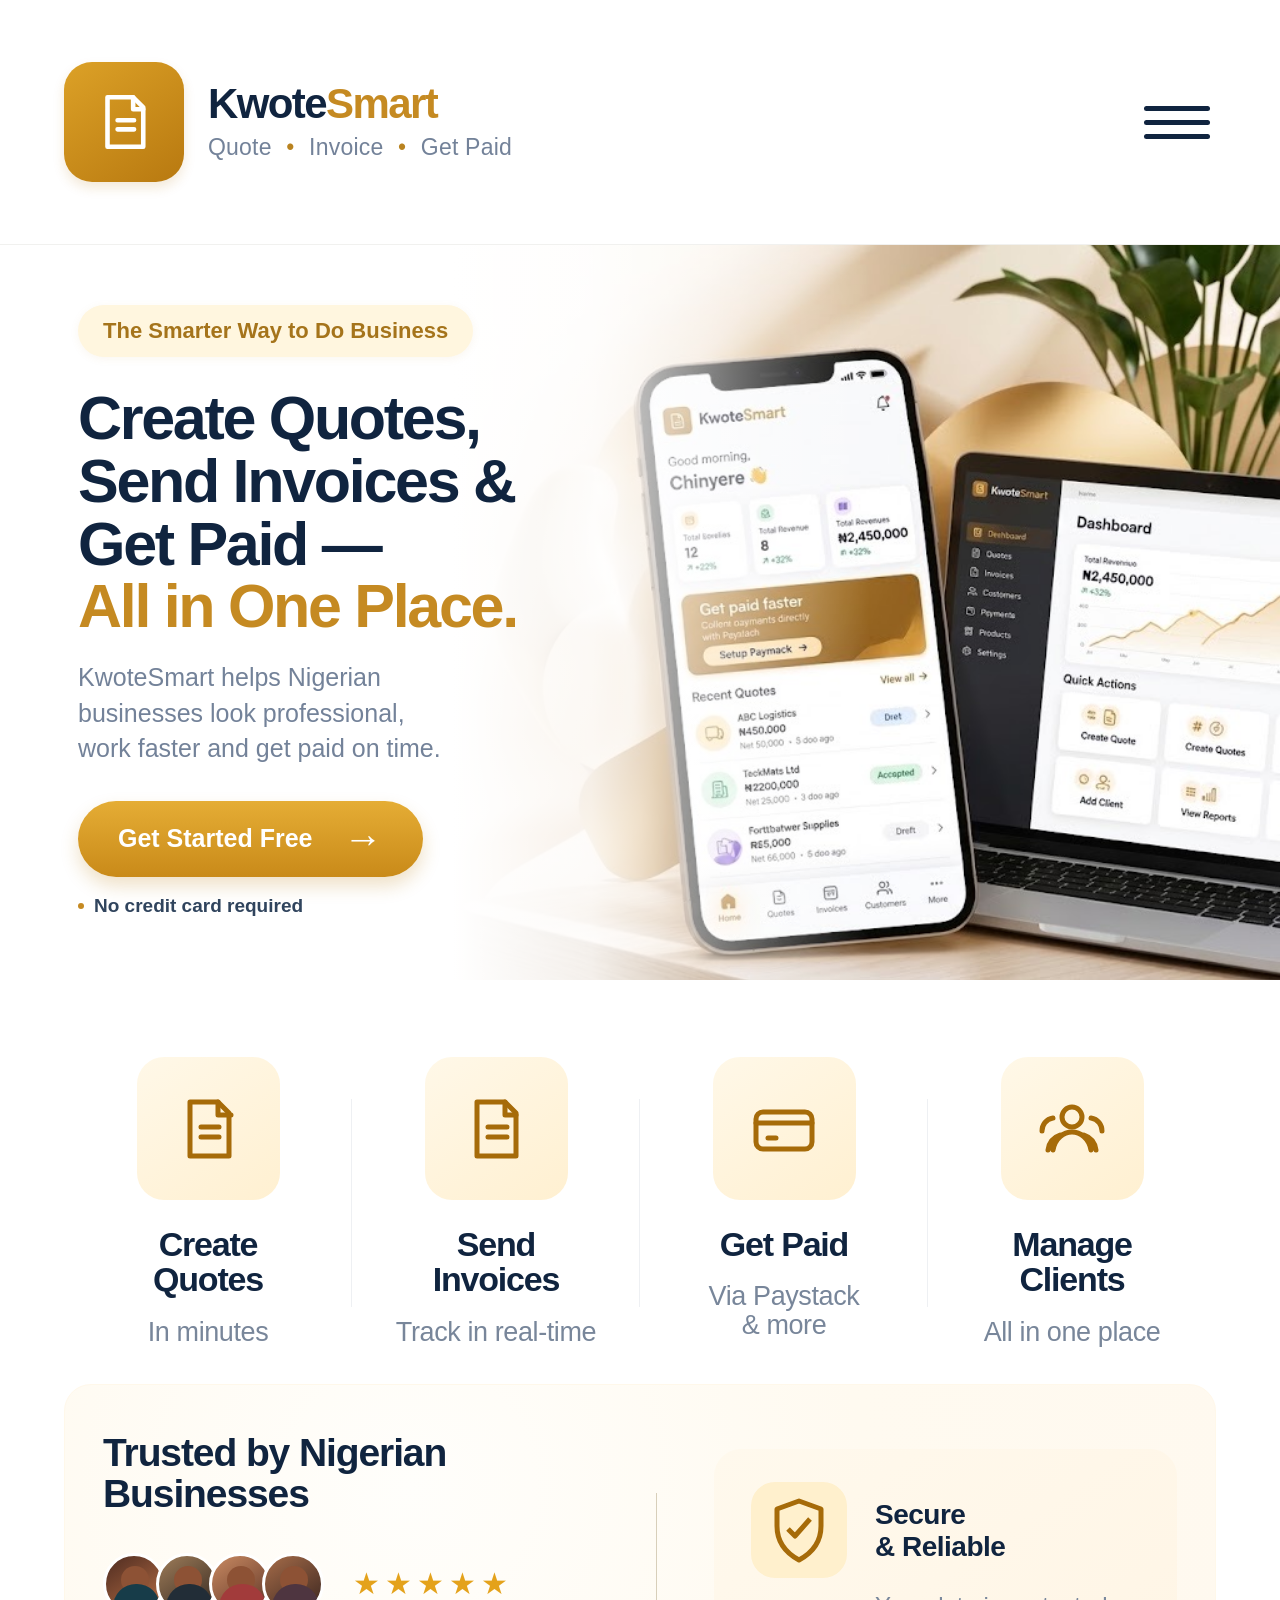
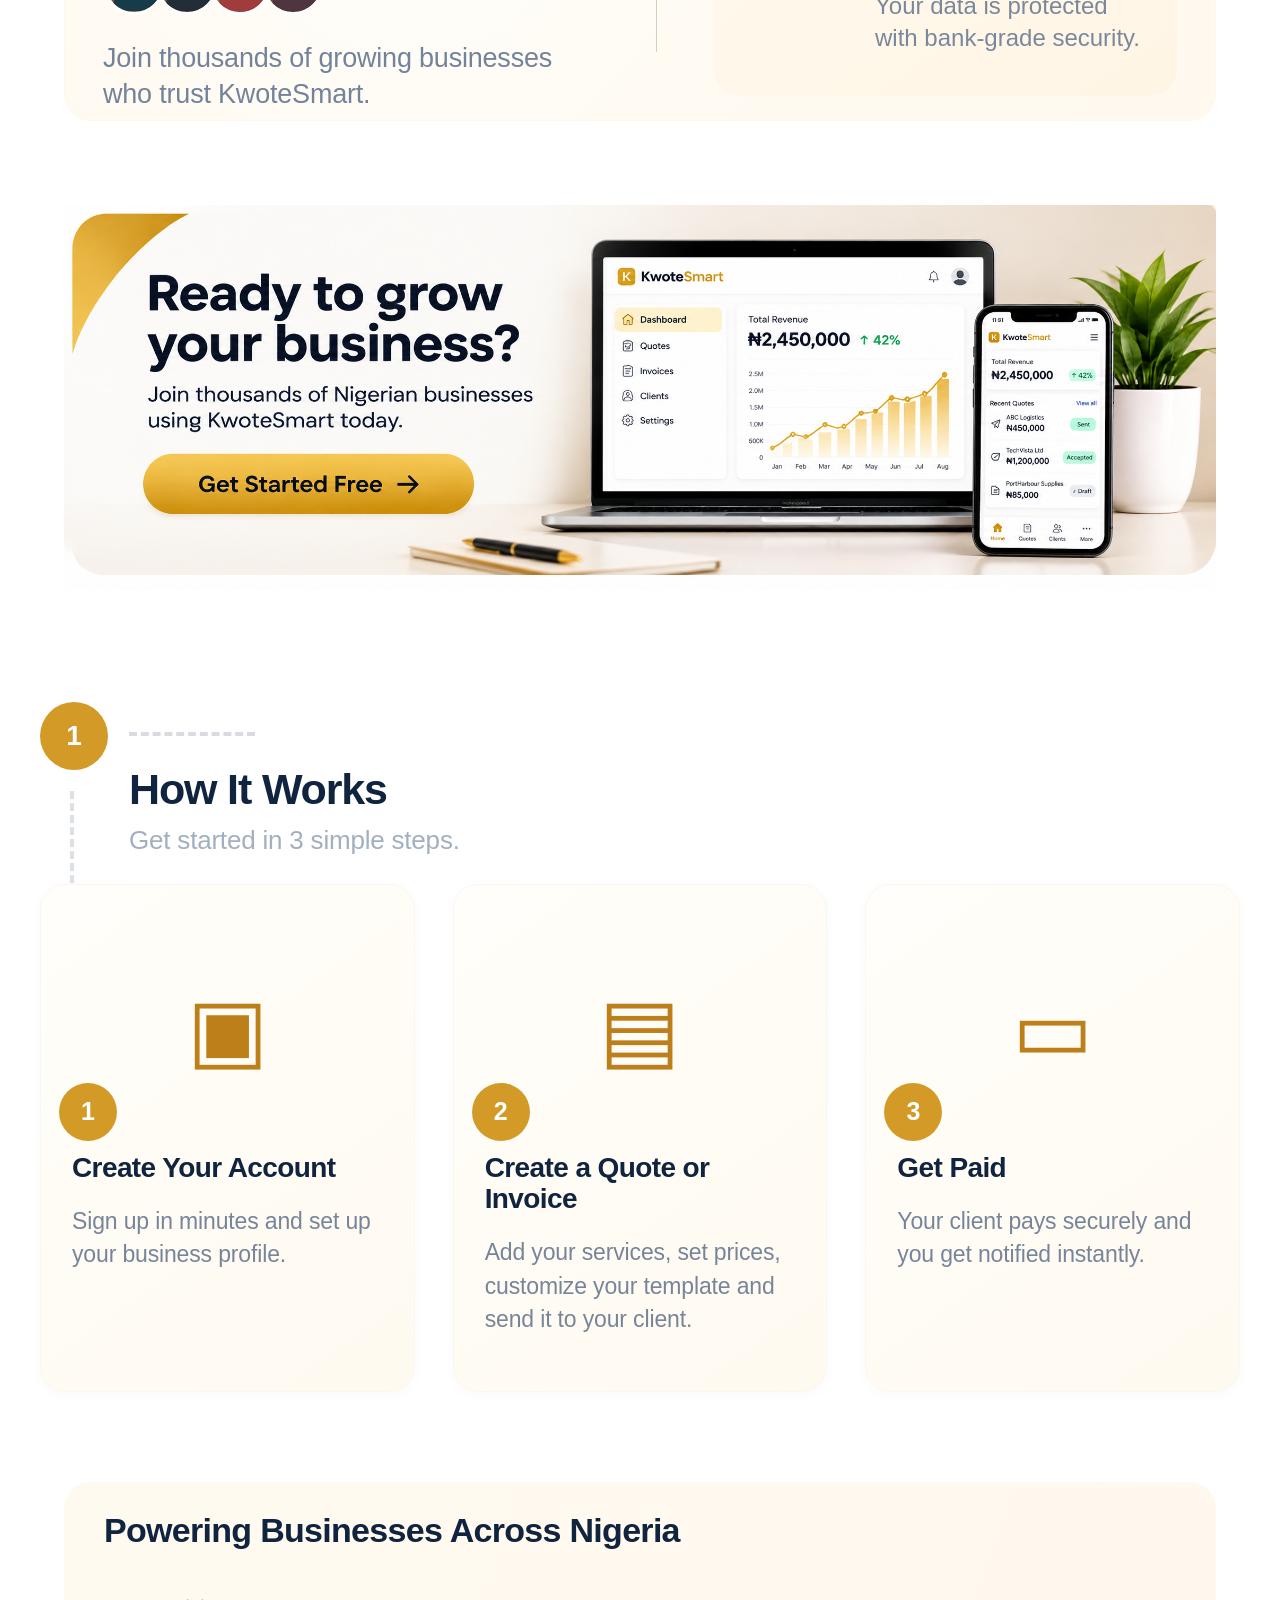
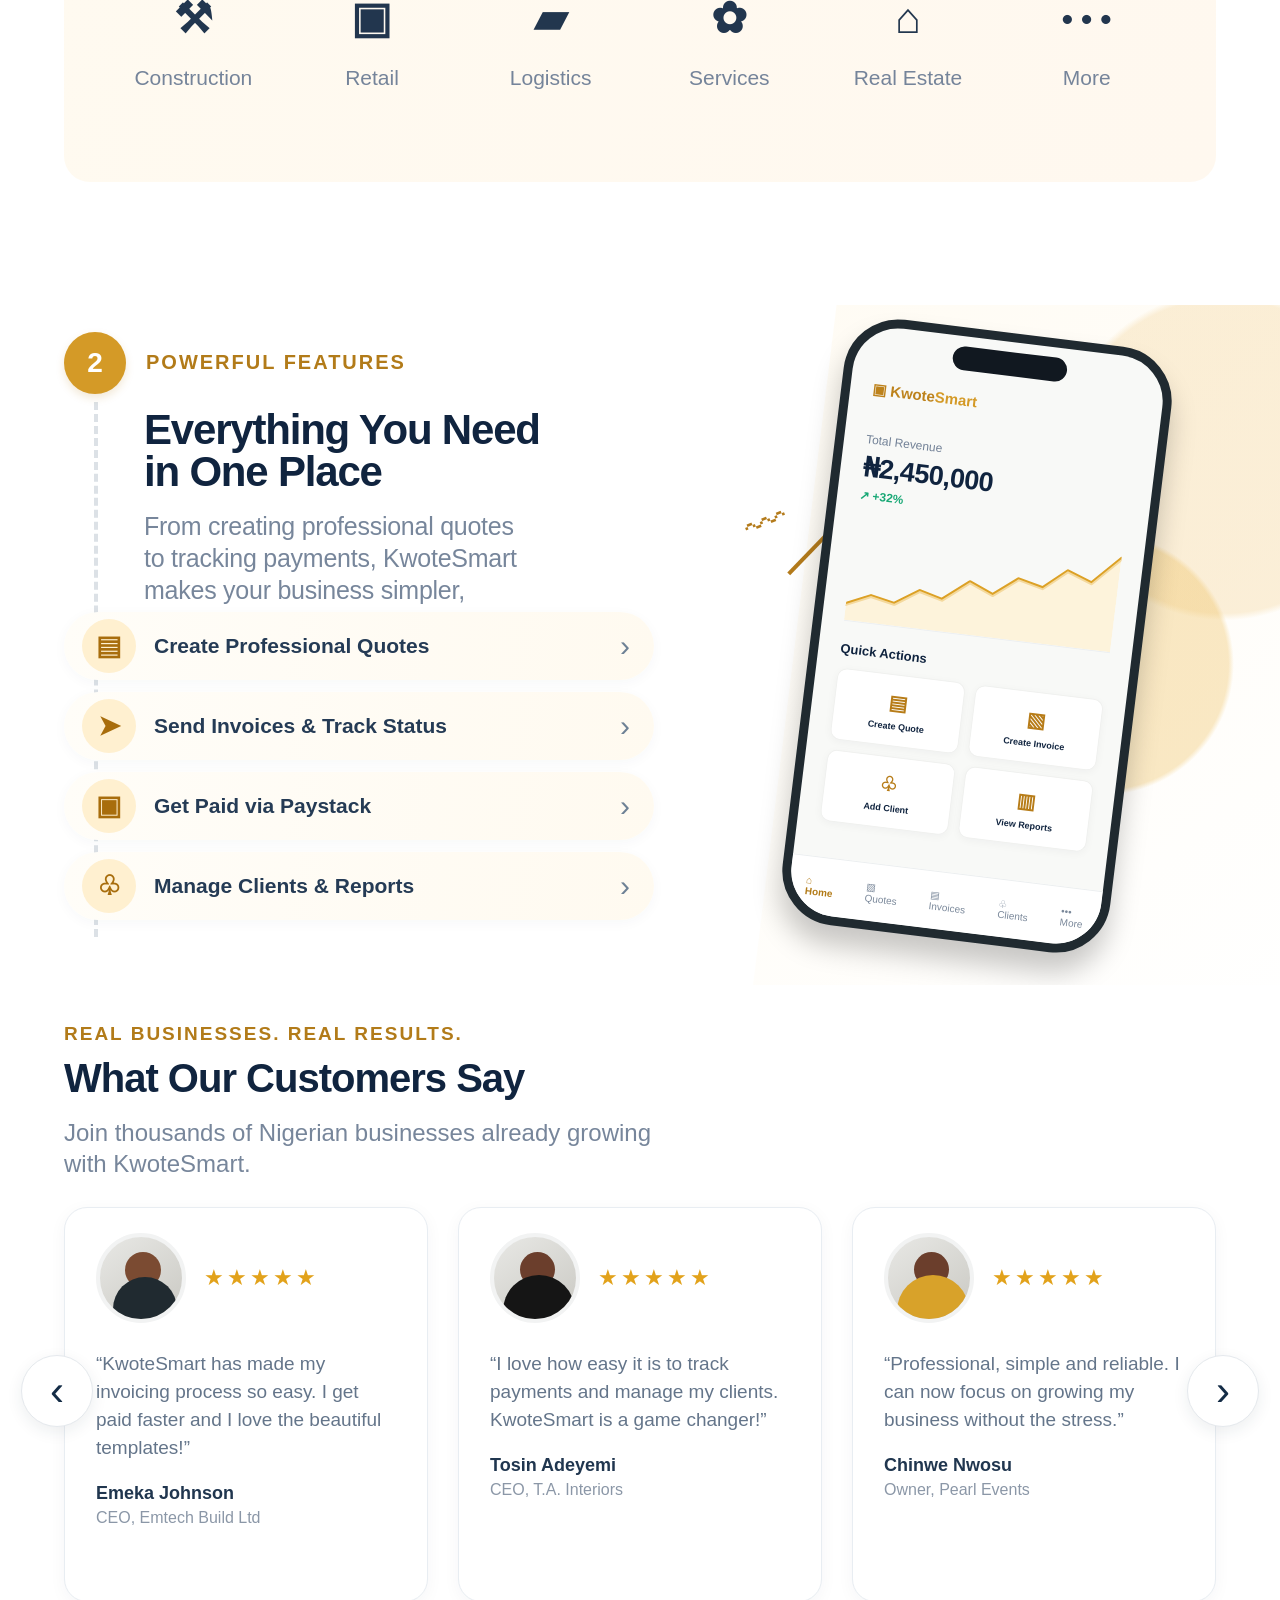
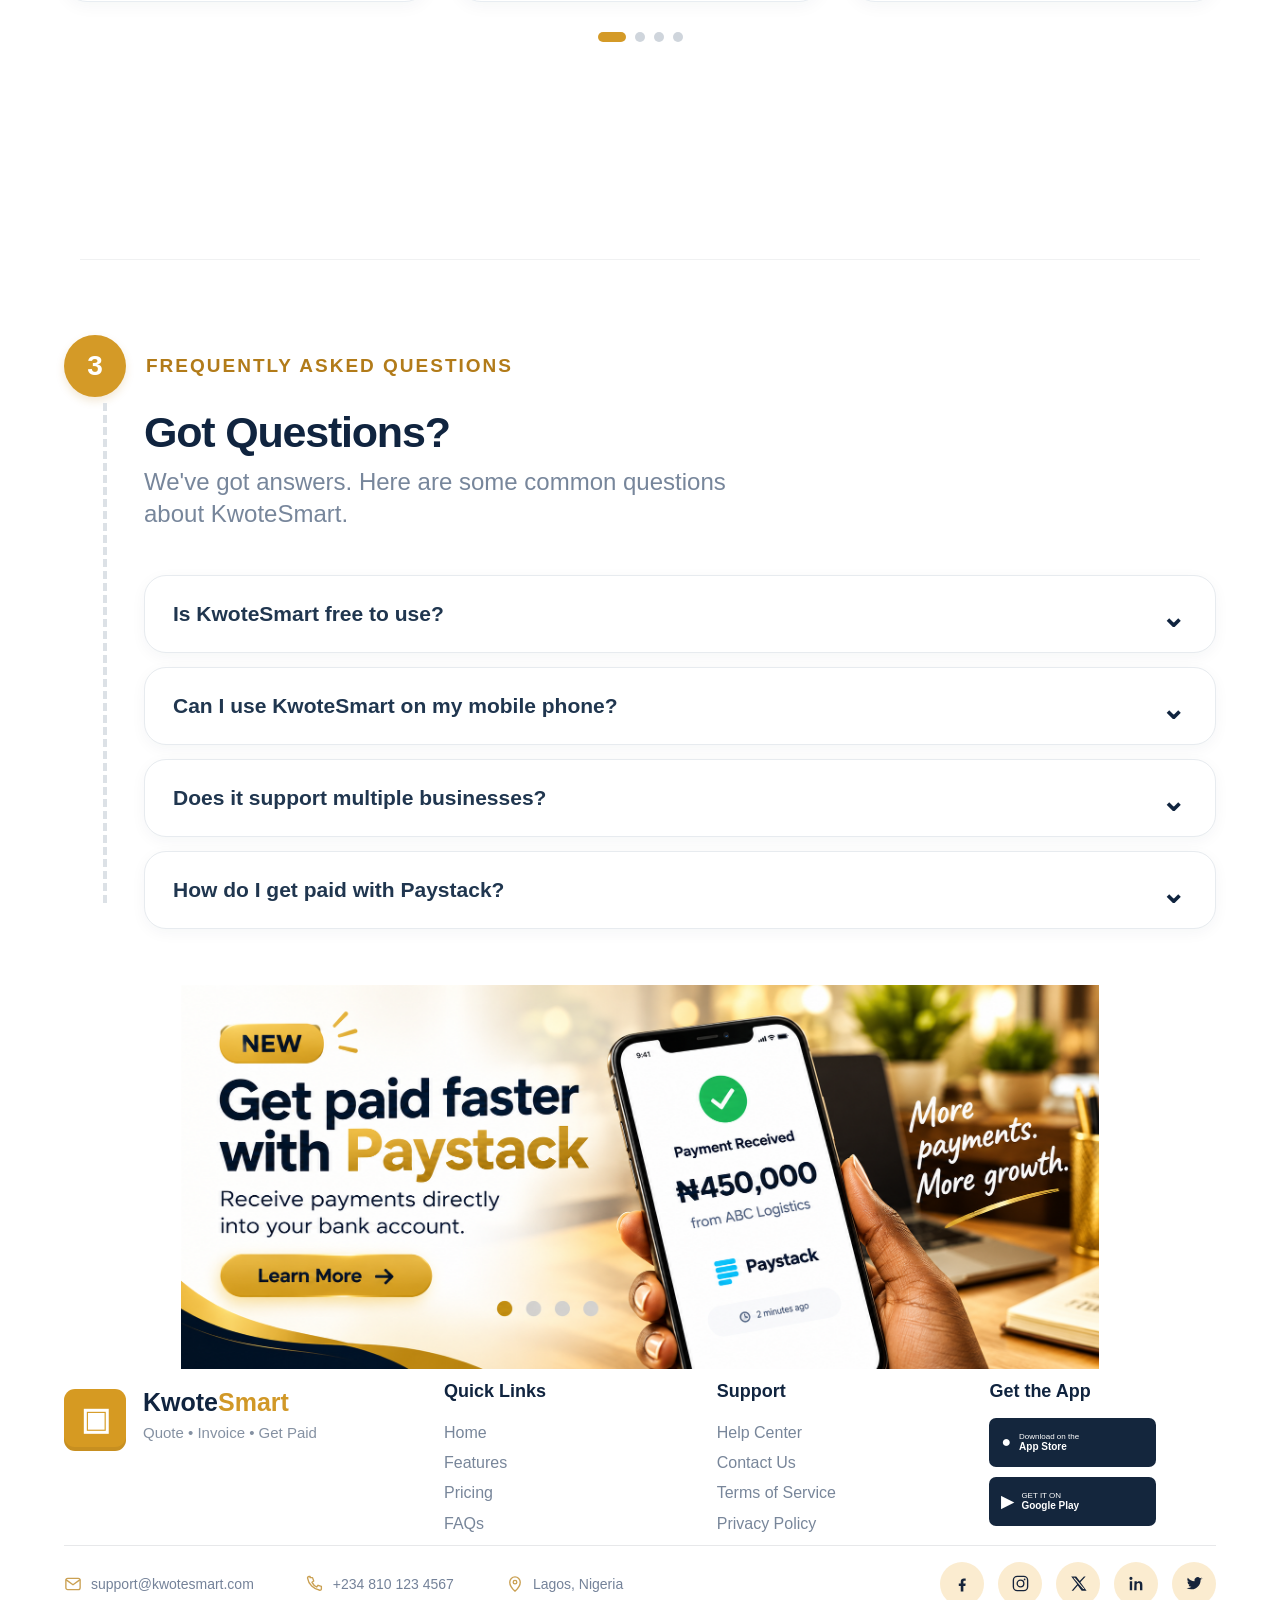
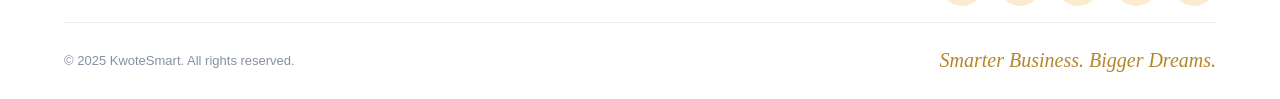
<file: index (1) (1).html>
<!DOCTYPE html>
<html lang="en">
<head>
<meta charset="UTF-8">
<meta name="viewport" content="width=device-width,initial-scale=1">
<title>KwoteSmart — Reference Rebuild</title>
<style>
*{box-sizing:border-box}
html,body{margin:0;padding:0;background:#fff;overflow-x:hidden;max-width:100%}
body{font-family:Inter,Arial,Helvetica,sans-serif;color:#10243f}
.container{width:100%;max-width:1200px;margin:0 auto;padding:0 24px;position:relative;box-sizing:border-box}
.powerful-features .container,.faq-section .container{height:100%}
:root{
 --navy:#10243f;
 --muted:#75849a;
 --gold:#c58a22;
 --pale:#fff4dd;
 --cream:#fffaf0;
 --line:#e9e8e4;
}

/* FEATURES */
.features{position:relative;width:100%;height:346px;background:#fff;margin-top:35px;padding-top:42px}
.feature-row{display:grid;grid-template-columns:repeat(4,1fr);height:275px}
.feature{height:250px;text-align:center;position:relative}
.feature:not(:last-child):after{
 content:"";position:absolute;right:0;top:42px;width:1px;height:208px;background:#eef0f3
}
.iconbox{
 width:143px;height:143px;margin:0 auto 27px;border-radius:27px;
 background:linear-gradient(145deg,#fff8e8,#fff0d1);
 display:grid;place-items:center;color:#a86d0c
}
.icon{width:72px;height:72px;display:block}
.feature h3{margin:0;font-size:34px;line-height:1.04;letter-spacing:-1.2px;font-weight:800;color:var(--navy)}
.feature p{margin:20px 0 0;font-size:27px;line-height:1.05;color:#78869a;font-weight:400;letter-spacing:-.4px}

/* TRUST */
.trust{position:relative;width:100%;height:337px;margin-top:23px}
.trust-card{
 height:337px;border-radius:27px;
 background:radial-gradient(circle at 30% 30%,#fffefb 0,#fffaf0 54%,#fff9ef 100%);
 border:1px solid #fff8ea;
 display:grid;grid-template-columns:1.15fr 1px .85fr;align-items:center;
 padding:48px 38px
}
.trust-left h2{font-size:39px;line-height:1.05;letter-spacing:-1.1px;margin:0 0 38px;font-weight:800}
.people{display:flex;align-items:center;height:62px}
.person{
 width:62px;height:62px;border-radius:50%;border:3px solid #fff;margin-left:-9px;overflow:hidden;
 position:relative;background:linear-gradient(145deg,#4e2c21,#b96f45)
}
.person:first-child{margin-left:0}
.person:before{content:"";position:absolute;width:28px;height:28px;border-radius:50%;left:15px;top:10px;background:#8d5235}
.person:after{content:"";position:absolute;width:47px;height:27px;border-radius:28px 28px 5px 5px;left:7px;bottom:1px;background:#173c49}
.person:nth-child(2){background:linear-gradient(145deg,#9e7c59,#33271f)}
.person:nth-child(2):after{background:#222d37}
.person:nth-child(3){background:linear-gradient(145deg,#c98a62,#5d3426)}
.person:nth-child(3):after{background:#a23b3b}
.person:nth-child(4){background:linear-gradient(145deg,#a66c49,#39251f)}
.person:nth-child(4):after{background:#4e3540}
.stars{margin-left:29px;color:#e4a21b;font-size:30px;letter-spacing:5px;white-space:nowrap}
.trust-left p{font-size:27px;line-height:1.35;color:#73839a;margin:25px 0 0;letter-spacing:-.2px}
.divider{width:1px;height:159px;background:#d8cfba}
.security{height:247px;border-radius:27px;background:linear-gradient(145deg,#fff9ed,#fff5e5);margin-left:57px;padding:33px 37px;display:flex;align-items:flex-start;gap:28px}
.shield{
 width:96px;height:96px;border-radius:24px;background:#fff0cd;flex:none;display:grid;place-items:center
}
.security h3{font-size:28px;line-height:1.13;margin:17px 0 27px;font-weight:800;letter-spacing:-.5px}
.security p{font-size:24px;line-height:1.35;color:#7a889c;margin:0;white-space:nowrap}

/* PAYSTACK — promotional advert banner (replaceable image) */
.pay{position:relative;width:100%;height:auto;margin-top:35px}
.pay-card{
 height:auto;aspect-ratio:1536/642;border-radius:16px;overflow:hidden;position:relative;background:#fff;
}

/* Shared: full-bleed replaceable advert artwork (used by .pay and .cta-section) */
.advert-card{
 padding:0 !important;background:#fff;transform:translateZ(0);-webkit-mask-image:-webkit-radial-gradient(white,black);
}
.advert-image{
 display:block;width:100%;height:100%;object-fit:contain;object-position:center;border-radius:inherit;
}

/* HOW IT WORKS TOP VISIBLE */
.how{position:relative;width:100%;height:760px;background:#fff;margin-top:60px}
.how-head{position:absolute;left:0;top:4px;height:170px}
.circle{width:68px;height:68px;border-radius:50%;background:#d49a27;color:#fff;display:grid;place-items:center;font-size:28px;font-weight:800}
.dash{position:absolute;left:89px;top:30px;width:126px;border-top:4px dashed #d8dce0}
.how-title{position:absolute;left:89px;top:66px;width:600px}
.how-title h2{font-size:43px;line-height:1;margin:0;font-weight:800;letter-spacing:-1.15px}
.how-title p{font-size:26px;color:#a2afc0;margin:14px 0 0;letter-spacing:-.2px}
.vertical-dash{position:absolute;left:30px;top:89px;height:284px;border-left:4px dashed #dce1e6}

/* Below-fold cards are included so the file is a complete landing-page section */
.steps{position:absolute;left:0;right:0;top:186px;display:grid;grid-template-columns:repeat(3,1fr);gap:38px}
.step{height:508px;border-radius:25px;background:linear-gradient(145deg,#fffefa,#fffaf0);border:1px solid #faf7ef;padding:22px 31px;position:relative;box-shadow:0 3px 15px rgba(39,52,70,.025)}
.step-number{position:absolute;left:18px;top:198px;width:58px;height:58px;border-radius:50%;background:#d49a27;color:#fff;display:grid;place-items:center;font-size:25px;font-weight:800}
.step-icon{height:245px;display:grid;place-items:center;color:#bd7f1a;font-size:86px}
.step h3{font-size:28px;line-height:1.12;margin:0 0 22px;font-weight:800;letter-spacing:-.6px}
.step p{font-size:23px;line-height:1.45;color:#77859a;margin:0;letter-spacing:-.15px}

.continuation-industries{
 position:relative;width:100%;height:366px;
 background:#fff;margin-top:24px;
}
.industry-cont-card{
 height:300px;width:100%;border-radius:26px;background:linear-gradient(110deg,#fffaf0,#fff8ef);
 padding:31px 40px;
}
.industry-cont-card h2{
 margin:0 0 43px;font-size:34px;line-height:1;font-weight:800;
 color:#10243f;letter-spacing:-.7px;
}
.industry-cont-grid{
 display:grid;grid-template-columns:repeat(6,1fr);text-align:center;
}
.industry-cont-grid>div{display:flex;flex-direction:column;align-items:center}
.industry-cont-icon{
 height:58px;font-size:43px;line-height:1;color:#22364e;
 display:grid;place-items:center;margin-bottom:18px;font-weight:700;
}
.industry-cont-grid span{font-size:21px;color:#75849a}
.industry-cont-icon.more{font-size:32px;letter-spacing:8px;margin-left:8px}



/* CTA — final promotional advert banner (replaceable image) */
.cta-section{position:relative;width:100%;height:auto}
.cta-card{height:auto;aspect-ratio:1536/512;width:100%;border-radius:16px;background:#fff;position:relative;overflow:hidden}
.footer{position:relative;width:100%;height:330px;color:#10243f}
.footer-top{height:177px;display:grid;grid-template-columns:1.35fr .9fr .9fr .95fr;column-gap:58px;padding:10px 0 0;border-bottom:1px solid #e7e8ea}
.footer-brand{display:flex;gap:17px;align-items:flex-start;padding-top:10px}.footer-logo{width:62px;height:62px;border-radius:11px;background:#d69a22;color:#fff;display:grid;place-items:center;font-size:31px;font-weight:800;box-shadow:inset 0 -4px 0 rgba(0,0,0,.07)}
.footer-brand strong{font-size:25px;line-height:1.1;margin-top:5px}.footer-brand strong span{color:#d19827}.footer-brand small{display:block;color:#8591a2;font-size:15px;margin-top:8px}
.footer-col h4{font-size:18px;margin:2px 0 16px}.footer-col a{display:block;text-decoration:none;color:#78869a;font-size:16px;line-height:1.9}.badges{display:flex;flex-direction:column;gap:10px}.badge{height:49px;width:167px;border-radius:7px;background:#14263d;color:#fff;display:flex;align-items:center;padding:0 12px;gap:8px;font-size:10px;font-weight:700}.badge b{font-size:16px}.badge span{font-size:8px;font-weight:400;display:block}
.footer-mid{height:76px;display:flex;align-items:center;justify-content:space-between}.contact{display:flex;gap:52px;color:#748299;font-size:14px}.contact span{display:flex;align-items:center;gap:9px}.contact span svg{width:18px;height:18px;color:#caa052;flex:none}.social{display:flex;gap:14px}.social a{width:44px;height:44px;border-radius:50%;background:#fbecd0;color:#16243b;display:grid;place-items:center;text-decoration:none;transition:background .2s}.social a svg{width:19px;height:19px}.social a:hover{background:#f4dcab}.footer-bottom{height:77px;border-top:1px solid #e9eaec;display:flex;align-items:center;justify-content:space-between;color:#8591a2;font-size:13px}.tagline{font-family:cursive;color:#b58629;font-size:20px;font-style:italic}


/* POWERFUL FEATURES + CUSTOMER TESTIMONIALS EXTENSION */
.powerful-features{
 position:relative;width:100%;height:680px;
 background:#fff;overflow:hidden;margin-top:57px;
}
.powerful-features:after{
 content:"";position:absolute;right:-80px;top:-95px;width:560px;height:820px;
 background:
   radial-gradient(circle at 55% 55%,rgba(238,191,91,.35) 0 23%,transparent 24%),
   radial-gradient(circle at 72% 28%,rgba(245,218,167,.42) 0 22%,transparent 23%),
   linear-gradient(135deg,rgba(255,250,239,.75),rgba(255,255,255,0));
 transform:rotate(7deg);pointer-events:none;
}
.feature-content{position:relative;z-index:2;width:100%;height:100%}
.feature-heading{position:absolute;left:0;top:27px;width:625px}
.feature-heading .section-label{
 display:flex;align-items:center;gap:20px;color:#b27b19;font-size:20px;
 font-weight:800;letter-spacing:2px;text-transform:uppercase;
}
.feature-heading .section-number{
 width:62px;height:62px;border-radius:50%;background:#d49a27;color:#fff;
 display:grid;place-items:center;font-size:28px;letter-spacing:0;
 box-shadow:0 4px 9px rgba(185,130,28,.18);
}
.feature-heading h2{
 margin:15px 0 16px 80px;font-size:42px;line-height:1.02;letter-spacing:-1.2px;
 font-weight:800;color:#10243f;
}
.feature-heading p{
 margin:0 0 0 80px;width:520px;font-size:25px;line-height:1.28;
 color:#77869b;letter-spacing:-.25px;
}
.feature-dashed{
 position:absolute;left:30px;top:97px;height:535px;border-left:4px dashed #dce1e6;
}
.feature-list{
 position:absolute;left:0;top:307px;width:590px;display:flex;flex-direction:column;gap:12px;
}
.feature-item{
 height:68px;border-radius:34px;background:linear-gradient(100deg,#fffdf8,#fffaf0);
 display:flex;align-items:center;padding:0 24px 0 18px;
 box-shadow:0 3px 13px rgba(40,56,75,.035);
}
.feature-item .item-icon{
 width:54px;height:54px;border-radius:50%;background:#fff0d0;color:#a86d0c;
 display:grid;place-items:center;font-size:27px;font-weight:800;flex:none;
}
.feature-item .item-text{
 margin-left:18px;font-size:21px;font-weight:700;color:#253b55;
}
.feature-item .item-arrow{
 margin-left:auto;font-size:30px;color:#6e8195;font-weight:400;
}
.feature-phone{
 position:absolute;z-index:4;right:74px;top:26px;width:330px;height:610px;
 background:#f8f9f7;border:9px solid #202a30;border-radius:55px;
 transform:rotate(7deg);box-shadow:0 20px 28px rgba(0,0,0,.22);
 padding:55px 22px 20px;color:#10243f;overflow:hidden;
}
.feature-phone:before{
 content:"";position:absolute;top:10px;left:98px;width:115px;height:24px;
 border-radius:15px;background:#111820;
}
.feature-phone .phone-brand{
 font-size:15px;font-weight:800;color:#bd821b;text-align:left;margin-bottom:34px;
}
.phone-revenue-label{font-size:12px;color:#718096;margin-bottom:5px}
.phone-revenue{font-size:27px;font-weight:800;letter-spacing:-.6px}
.phone-growth{font-size:12px;color:#18a875;font-weight:800;margin-top:5px}
.phone-chart{
 height:105px;margin:15px 0 20px;border-bottom:1px solid #edf0f2;
}
.phone-chart svg{width:100%;height:100%}
.phone-actions-title{font-size:13px;font-weight:800;margin-bottom:12px}
.phone-action-grid{display:grid;grid-template-columns:1fr 1fr;gap:10px}
.phone-action{
 height:72px;border:1px solid #f0f1ef;border-radius:10px;background:#fff;
 display:flex;flex-direction:column;align-items:center;justify-content:center;
 gap:7px;box-shadow:0 2px 8px rgba(20,38,61,.04);
}
.phone-action b{font-size:20px;color:#b77c18}.phone-action span{font-size:9px;font-weight:700}
.phone-bottom{
 position:absolute;left:0;right:0;bottom:0;height:58px;border-top:1px solid #eceff0;
 background:#fff;display:flex;align-items:center;justify-content:space-around;
 font-size:10px;color:#7a889a;
}
.phone-bottom .active{color:#b27a16;font-weight:800}
.feature-scribbles{
 position:absolute;z-index:3;right:370px;top:184px;color:#b47b1b;
 font-size:42px;font-weight:400;transform:rotate(-22deg);
}
.feature-scribbles:after{
 content:"";display:block;width:80px;border-top:4px solid #b47b1b;
 transform:rotate(-24deg);margin:12px 0 0 20px;
}

.testimonials{
 position:relative;width:100%;height:920px;
 background:#fff;margin-top:0;
}
.testimonial-heading{padding-top:38px}
.testimonial-label{
 margin:0 0 12px;font-size:19px;font-weight:800;letter-spacing:2px;
 color:#b27b19;text-transform:uppercase;
}
.testimonial-heading h2{
 margin:0;font-size:40px;line-height:1.05;letter-spacing:-1px;font-weight:800;color:#10243f;
}
.testimonial-heading p{
 margin:18px 0 0;font-size:24px;line-height:1.3;color:#77869b;width:700px;
}
.testimonial-track{
 position:relative;margin-top:28px;width:100%;height:395px;
 display:grid;grid-template-columns:repeat(3,1fr);gap:30px;
}
.testimonial-slider{display:contents}
.testimonial-card{
 height:395px;border:1px solid #e8edf2;border-radius:23px;background:#fff;
 padding:25px 31px;box-shadow:0 4px 17px rgba(30,47,68,.045);position:relative;
}
.customer-top{display:flex;align-items:center}
.avatar{
 width:90px;height:90px;border-radius:50%;border:4px solid #f2f3f3;
 position:relative;overflow:hidden;flex:none;
 background:linear-gradient(145deg,#e8e8e5,#c9c8c2);
}
.avatar:before{
 content:"";position:absolute;width:36px;height:36px;border-radius:50%;
 left:25px;top:15px;background:#7b4b32;
}
.avatar:after{
 content:"";position:absolute;width:64px;height:45px;border-radius:38px 38px 9px 9px;
 left:13px;bottom:-3px;background:#202a30;
}
.avatar.woman:before{background:#6b3e2c;width:35px;height:35px;left:26px;top:15px}
.avatar.woman:after{background:#151515;width:72px;height:52px;left:9px;bottom:-8px}
.avatar.yellow:after{background:#d8a22a}
.rating{
 margin-left:18px;color:#e2a21b;font-size:22px;letter-spacing:3px;white-space:nowrap;
}
.testimonial-card blockquote{
 margin:27px 0 21px;font-size:19px;line-height:1.48;color:#64758a;
}
.customer-name{font-size:18px;font-weight:800;color:#20364f;margin-bottom:5px}
.customer-role{font-size:16px;color:#8b97a7}
.carousel-arrow{
 position:absolute;top:148px;width:72px;height:72px;border-radius:50%;
 background:#fff;border:1px solid #e5e9ed;box-shadow:0 5px 16px rgba(30,47,68,.08);
 display:grid;place-items:center;font-size:42px;color:#142c46;z-index:5;
}
.carousel-arrow.left{left:-43px}
.carousel-arrow.right{right:-43px}
.testimonial-dots{
 display:flex;justify-content:center;gap:9px;margin-top:30px;
}
.testimonial-dot{
 width:10px;height:10px;border-radius:50%;background:#cfd5dc;
}
.testimonial-dot.active{background:#d49a27;width:28px;border-radius:8px}
.testimonial-space{
 position:absolute;left:80px;right:80px;bottom:45px;height:1px;background:#f0f1f2;
}

/* FAQ + FINAL CTA EXTENSION */
.faq-section{
 position:relative;width:100%;height:680px;
 background:#fff;overflow:hidden;margin-top:0;
}
.faq-inner{width:100%;height:100%;position:relative}
.faq-dashed{
 position:absolute;left:39px;top:98px;height:500px;border-left:4px dashed #dce1e6;
}
.faq-heading{padding-top:30px;margin-left:0}
.faq-label{
 display:flex;align-items:center;gap:20px;color:#b27b19;font-size:19px;
 font-weight:800;letter-spacing:2px;text-transform:uppercase;
}
.faq-number{
 width:62px;height:62px;border-radius:50%;background:#d49a27;color:#fff;
 display:grid;place-items:center;font-size:28px;letter-spacing:0;
 box-shadow:0 4px 9px rgba(185,130,28,.18);
}
.faq-heading h2{
 margin:13px 0 12px 80px;font-size:43px;line-height:1.04;
 letter-spacing:-1.2px;font-weight:800;color:#10243f;
}
.faq-heading p{
 margin:0 0 0 80px;font-size:24px;line-height:1.32;color:#77869b;
}
.faq-list{
 position:absolute;left:80px;right:0;top:270px;
 display:flex;flex-direction:column;gap:14px;
}
.faq-item{
 border:1px solid #e7ebef;border-radius:22px;background:#fff;
 min-height:76px;box-shadow:0 4px 15px rgba(30,47,68,.045);
 overflow:hidden;
}
.faq-question{
 min-height:76px;padding:0 28px;display:flex;align-items:center;
 justify-content:space-between;font-size:21px;font-weight:700;color:#20364f;
 cursor:pointer;
}
.faq-chevron{
 width:28px;height:28px;display:grid;place-items:center;
 font-size:29px;color:#10243f;transition:transform .2s ease;
}
.faq-answer{
 max-height:0;overflow:hidden;padding:0 28px;color:#718197;
 font-size:18px;line-height:1.5;transition:max-height .25s ease,padding .25s ease;
}
.faq-item.open .faq-answer{max-height:130px;padding:0 28px 20px}
.faq-item.open .faq-chevron{transform:rotate(180deg)}



/* Banner height now comes from aspect-ratio (matches the real image dimensions) so
   nothing is cropped; see .pay-card / .cta-card above. */


/* TOP NAVIGATION + HERO */
.top-hero {
 position:relative;width:100%;height:980px;background:#fff;overflow:hidden;
}
.top-nav {
 height:245px;width:100%;display:flex;align-items:center;
 border-bottom:1px solid #f1f1ef;background:#fff;position:relative;z-index:10;
}
.top-nav .container{
 height:100%;display:flex;align-items:center;justify-content:space-between;
}
.brand {
 display:flex;align-items:center;gap:24px;
}
.brand-mark {
 width:120px;height:120px;border-radius:28px;background:linear-gradient(145deg,#dca127,#b87910);
 display:grid;place-items:center;box-shadow:0 6px 12px rgba(178,120,17,.16);
}
.brand-mark svg {width:66px;height:66px}
.brand-name {
 font-size:42px;line-height:1;font-weight:800;letter-spacing:-1.6px;color:#10243f;
}
.brand-name span {color:#c58a22}
.brand-sub {
 margin-top:9px;font-size:23px;color:#738299;letter-spacing:.2px;
}
.brand-sub b {color:#b98320;font-weight:500;margin:0 8px}
.menu-button {
 width:72px;height:60px;border:0;background:transparent;display:flex;flex-direction:column;
 justify-content:center;gap:9px;padding:0;cursor:pointer;
}
.menu-button i {display:block;height:5px;width:66px;border-radius:4px;background:#10243f}
.hero-pill {
 display:inline-flex;align-items:center;height:52px;padding:0 25px;border-radius:28px;
 background:#fff6df;color:#a5741b;font-size:22px;font-weight:700;
 box-shadow:0 2px 8px rgba(196,145,47,.08);
}
.hero-copy h1 .gold {color:#c58a22}
.dashboard-card {
 position:absolute;z-index:6;left:670px;bottom:-55px;width:335px;height:430px;
 background:rgba(255,255,255,.97);border-radius:27px;border:1px solid #e8ecef;
 transform:rotate(-4deg);box-shadow:0 15px 30px rgba(25,43,62,.19);
 padding:28px 24px 20px;color:#10243f;
}
.dashboard-card .mini-brand {
 font-size:15px;font-weight:800;color:#b57a15;margin-bottom:28px;
}
.dashboard-card .mini-brand span {color:#c58a22}
.dashboard-label {font-size:13px;color:#7c8999}
.dashboard-total {font-size:29px;font-weight:800;margin-top:5px}
.dashboard-growth {font-size:13px;color:#1ca879;font-weight:800;margin-top:5px}
.dashboard-chart {height:82px;margin:13px 0 16px;border-bottom:1px solid #edf0f2}
.dashboard-chart svg {width:100%;height:100%}
.dashboard-title {font-size:14px;font-weight:800;margin-bottom:10px}
.quote-row {
 display:flex;align-items:center;justify-content:space-between;padding:10px 8px;
 border-top:1px solid #f0f1f2;font-size:10px;
}
.quote-row strong {font-size:11px}
.status {padding:5px 8px;border-radius:10px;background:#e1f6ed;color:#1a9d72;font-weight:700}
.status.draft {background:#edf0f4;color:#778598}
.dashboard-bottom {
 position:absolute;left:0;right:0;bottom:0;height:55px;border-top:1px solid #edf0f1;
 display:flex;align-items:center;justify-content:space-around;background:#fff;border-radius:0 0 27px 27px;
 font-size:9px;color:#718197;
}
.dashboard-bottom .active {color:#b27b19;font-weight:800}
.hero-scribble {
 position:absolute;z-index:5;right:60px;top:110px;color:#b37a18;
 font-family:"Comic Sans MS",cursive;font-size:35px;line-height:1.03;font-style:italic;
 font-weight:700;transform:rotate(-6deg);
}
.hero-scribble:after {
 content:"";display:block;width:130px;border-bottom:4px solid #c68b1e;margin:12px 0 0 8px;transform:rotate(-6deg);
}
.hero-accent {
 position:absolute;z-index:3;right:420px;top:255px;width:95px;height:5px;
 background:#c58a22;transform:rotate(-31deg);border-radius:5px;
}
.hero-accent:after {
 content:"";position:absolute;width:70px;height:5px;background:#c58a22;left:-13px;top:34px;transform:rotate(-7deg);border-radius:5px;
}

/* FINAL HERO REBUILD — seamless photo layer from the supplied first reference */
.top-hero{
 position:relative;width:100%;height:980px;background:#fff;overflow:hidden;
}
.hero{
 position:relative;width:100%;height:735px;overflow:hidden;
 background-image:url('/assets/images/hero-bg.jpg');
 background-size:cover;
 background-position:center right;
}
.hero-photo{
 position:absolute;inset:0;width:68%;z-index:1;
 background:linear-gradient(to right,#ffffff 0%,#ffffff 52%,rgba(255,255,255,0.88) 68%,rgba(255,255,255,0) 100%);
}
.hero-copy{
 position:relative;z-index:2;width:52%;max-width:620px;padding:60px 0 0 78px;
}
.hero-copy h1{
 margin:30px 0 22px;font-size:61px;line-height:1.03;letter-spacing:-2.3px;
 color:#10243f;font-weight:800;
}
.hero-copy p{
 margin:0;width:555px;font-size:25px;line-height:1.42;color:#738299;
}
.hero-cta{
 margin-top:34px;height:76px;padding:0 40px;border:0;border-radius:40px;
 background:linear-gradient(180deg,#e5ad35,#c98a19);color:#fff;
 display:inline-flex;align-items:center;gap:31px;font-size:25px;font-weight:800;
 box-shadow:0 9px 18px rgba(189,130,23,.24);text-decoration:none;
}
.hero-cta b{font-size:39px;font-weight:400;line-height:0}
.hero-note{
 margin-top:18px;font-size:19px;color:#30445d;font-weight:600;
}
.hero-note:before{
 content:"";display:inline-block;width:6px;height:6px;border-radius:50%;
 background:#c58a22;margin:0 10px 3px 0;
}

/* ============ MOBILE (max-width:768px) ============ */
@media(max-width:768px){
 .container{padding:0 16px}

 /* Features */
 .features{height:auto;padding:36px 0}
 .feature-row{display:grid;grid-template-columns:repeat(2,1fr);gap:28px 16px;height:auto}
 .feature{height:auto}
 .feature:not(:last-child):after{display:none}

 /* Trust */
 .trust{height:auto}
 .trust-card{height:auto;display:flex;flex-direction:column;padding:28px 24px;gap:20px}
 .divider{display:none}
 .trust-left h2{font-size:28px;margin-bottom:20px}
 .people{flex-wrap:wrap;height:auto;row-gap:10px}
 .person{width:46px;height:46px}
 .stars{white-space:normal;margin-left:14px;font-size:22px;letter-spacing:3px}
 .security{height:auto;margin-left:0;padding:24px;gap:18px}
 .security p{white-space:normal;font-size:18px}
 .security h3{font-size:22px;margin:12px 0 12px}

 /* Pay — advert image */
 .pay{height:auto}
 .pay-card{height:auto;aspect-ratio:1536/642;border-radius:12px}

 /* How it works */
 .how{height:auto;padding:36px 0}
 .how-head{position:static;height:auto}
 .circle,.dash,.vertical-dash{display:none}
 .how-title{position:static !important;width:100% !important}
 .steps{position:static;grid-template-columns:1fr;gap:24px;margin-top:20px}
 .step{height:auto;padding:26px 24px}
 .step-number{position:static;margin-bottom:10px}

 /* Industries */
 .continuation-industries{height:auto}
 .industry-cont-card{height:auto;padding:32px 28px}
 .industry-cont-card h2{font-size:26px;margin:0 0 28px}
 .industry-cont-grid{grid-template-columns:repeat(2,1fr);row-gap:36px;column-gap:16px}
 .industry-cont-icon{height:44px;font-size:32px;margin-bottom:12px}
 .industry-cont-icon.more{font-size:24px;letter-spacing:6px;margin-left:6px}
 .industry-cont-grid span{font-size:16px}

 /* Powerful features */
 /* POWERFUL FEATURES — exact match to reference (mobile) */
 .powerful-features{height:auto!important;padding-top:28px!important;padding-bottom:34px!important;overflow:hidden!important}
 .feature-content{width:100%!important;height:auto!important;position:relative!important}
 .feature-dashed,.feature-scribbles{display:none!important}
 .feature-heading{position:relative!important;left:auto!important;top:auto!important;width:100%!important}
 .feature-heading .section-label{gap:12px!important;font-size:13px!important;letter-spacing:1.2px!important}
 .feature-heading .section-number{width:48px!important;height:48px!important;font-size:20px!important}
 .feature-heading h2{font-size:31px!important;margin:14px 0 12px 0!important}
 .feature-heading p{width:100%!important;font-size:16px!important;line-height:1.4!important;margin:0!important}
 .feature-list{position:relative!important;left:auto!important;top:auto!important;width:100%!important;margin-top:24px!important;gap:10px!important}
 .feature-item{height:56px!important;border-radius:29px!important;padding:0 14px 0 10px!important}
 .feature-item .item-icon{width:40px!important;height:40px!important;font-size:20px!important}
 .feature-item .item-text{font-size:14px!important;margin-left:12px!important}
 .feature-item .item-arrow{font-size:24px!important}
 .feature-phone{display:none!important}

 /* Testimonials */
 .testimonials{height:auto;padding:36px 0}
 .testimonial-heading p{width:100% !important;font-size:16px}
 .testimonial-track{display:block;overflow:hidden;height:auto;width:100%}
 .testimonial-slider{display:flex !important;transition:transform .35s ease;touch-action:pan-y}
 .testimonial-card{flex:0 0 100%;width:100%;height:auto;min-height:0;box-sizing:border-box}
 .carousel-arrow{display:none}
 .testimonial-space{display:none}
 .testimonial-dots .testimonial-dot:nth-child(n+4){display:none}
 .testimonial-dots .testimonial-dot{cursor:pointer}

 /* FAQ */
 .faq-section{height:auto;padding:36px 0;overflow:visible}
 .faq-inner{height:auto}
 .faq-dashed{display:none}
 .faq-heading{position:static !important;width:100% !important;margin-left:0}
 .faq-list{position:static !important;width:100% !important;margin-top:24px}

 /* CTA — advert image */
 .cta-section{height:auto;padding:36px 0}
 .cta-card{height:auto;aspect-ratio:1536/512;border-radius:12px}

 /* Footer */
 .footer{height:auto;padding:32px 0}
 .footer-top{height:auto;grid-template-columns:1fr;gap:28px}
 .footer-mid{flex-direction:column;gap:24px;align-items:flex-start;height:auto;padding:24px 0}
 .contact{flex-direction:column;gap:18px;align-items:flex-start;font-size:16px}
 .contact span svg{width:20px;height:20px}
 .social{gap:16px}
 .footer-bottom{flex-direction:column;gap:10px;align-items:flex-start;height:auto;padding:22px 0}
 .tagline{font-size:19px}
}

/* ============ MOBILE HERO — exact match to KwoteSmart v20 reference (max-width:700px) ============ */
@media (max-width:700px){
  .top-hero{width:100%!important;height:auto!important;position:relative!important;left:0!important;top:0!important;overflow:hidden!important}

  /* HEADER — exact match to reference (72px bar, 18px side padding) */
  .top-nav{height:72px!important;padding:0 18px!important;border-bottom:1px solid #eee!important}
  .top-nav .container{padding:0!important;max-width:none!important}
  .brand{gap:10px!important}.brand-mark{width:42px!important;height:42px!important;border-radius:11px!important}.brand-mark svg{width:24px!important;height:24px!important}
  .brand-name{font-size:20px!important;letter-spacing:-.7px!important}.brand-sub{font-size:10px!important;margin-top:4px!important}.brand-sub b{margin:0 3px!important}
  .menu-button{width:42px!important;height:42px!important;gap:5px!important}.menu-button i{width:22px!important;height:2px!important}

  .hero{height:620px!important;min-height:620px!important;padding:0!important;position:relative!important;overflow:hidden!important;background:#fff!important}
  .hero-photo{
    position:absolute!important;right:0!important;left:auto!important;top:0!important;bottom:auto!important;
    width:72%!important;height:100%!important;max-width:none!important;
    background-image:url('assets/images/hero-bg.jpg')!important;
    background-repeat:no-repeat!important;
    background-size:cover!important;background-position:58% top!important;opacity:1!important;
  }
  .hero-photo:after{
    content:""!important;position:absolute!important;inset:0!important;
    background:linear-gradient(90deg,#fff 0%,rgba(255,255,255,.96) 8%,rgba(255,255,255,.65) 25%,rgba(255,255,255,0) 53%)!important;
  }
  .hero-copy{position:absolute!important;left:20px!important;top:53px!important;width:55%!important;max-width:55%!important;padding:0!important;z-index:5!important}
  .hero-pill{height:28px!important;padding:0 12px!important;border-radius:16px!important;font-size:10px!important;white-space:nowrap!important}
  .hero-copy h1{margin:18px 0 14px!important;font-size:30px!important;line-height:1.03!important;letter-spacing:-1.1px!important}
  .hero-copy p{width:100%!important;max-width:245px!important;font-size:14px!important;line-height:1.35!important;margin:0!important}
  .hero-cta{margin-top:18px!important;height:48px!important;padding:0 18px!important;gap:12px!important;border-radius:25px!important;font-size:14px!important;white-space:nowrap!important}
  .hero-cta b{font-size:24px!important}.hero-note{margin-top:9px!important;font-size:11px!important}.hero-note:before{width:4px!important;height:4px!important;margin-right:6px!important}
  .dashboard-card{display:block!important;left:auto!important;right:21%!important;bottom:-33px!important;width:190px!important;height:244px!important;border-radius:18px!important;padding:16px 14px 12px!important;transform:rotate(-4deg)!important;z-index:7!important}
  .dashboard-card .mini-brand{font-size:9px!important;margin-bottom:15px!important}.dashboard-label{font-size:8px!important}.dashboard-total{font-size:17px!important}.dashboard-growth{font-size:8px!important}.dashboard-chart{height:48px!important;margin:8px 0 10px!important}.dashboard-title{font-size:9px!important;margin-bottom:6px!important}.quote-row{font-size:7px!important;padding:5px 4px!important}.dashboard-bottom{font-size:7px!important}
  .hero-scribble{display:none!important}.hero-accent{display:none!important}

  /* FEATURE STRIP (Create Quotes / Send Invoices / Get Paid / Manage Clients) — exact match to reference */
  .features{width:100%!important;height:auto!important;padding:35px 12px 18px!important;overflow:hidden!important}
  .features .container{padding:0!important}
  .feature-row{display:grid!important;grid-template-columns:repeat(4,1fr)!important;gap:0!important;width:100%!important;height:auto!important}
  .feature{height:auto!important;min-height:160px!important;padding:0 3px 8px!important;text-align:center!important}
  .feature:not(:last-child):after{display:block!important;right:0!important;top:8px!important;height:135px!important;width:1px!important;background:#eef0f3!important}
  .iconbox{width:58px!important;height:58px!important;border-radius:16px!important;margin:0 auto 11px!important}.icon{width:31px!important;height:31px!important}
  .feature h3{font-size:15px!important;line-height:1.05!important;letter-spacing:-.25px!important}.feature p{font-size:11px!important;line-height:1.18!important;margin-top:8px!important}

  /* TRUST BADGE — shield centered, writing centered underneath */
  .security{align-self:stretch!important;width:100%!important;flex-direction:column!important;align-items:center!important;justify-content:center!important;text-align:center!important;gap:14px!important;margin:0!important;padding:26px 20px!important}
  .security .shield{margin:0 auto!important}
  .security > div:last-child{width:100%!important;text-align:center!important}
  .security h3{margin:0 0 10px!important;text-align:center!important}
  .security p{margin:0 auto!important;text-align:center!important}

  /* FAQ — exact match to reference (mobile) */
  .faq-section{height:auto!important;padding:26px 0 30px!important;overflow:hidden!important}
  .faq-section .container{padding:0 20px!important}
  .faq-inner{width:100%!important;height:auto!important;position:relative!important}.faq-dashed{display:none!important}
  .faq-heading{position:relative!important;width:100%!important;padding-top:0!important;margin-left:0!important}
  .faq-label{gap:12px!important;font-size:13px!important;letter-spacing:1.2px!important}
  .faq-number{width:48px!important;height:48px!important;font-size:20px!important;flex:none!important}
  .faq-heading h2{font-size:31px!important;margin:14px 0 10px 0!important}
  .faq-heading p{font-size:16px!important;line-height:1.4!important;margin:0!important}
  .faq-list{position:relative!important;left:auto!important;top:auto!important;width:100%!important;margin-top:22px!important;gap:10px!important}
  .faq-item{border-radius:16px!important}
  .faq-question{min-height:62px!important;padding:0 17px!important;font-size:15px!important}
  .faq-answer{font-size:14px!important;padding-left:17px!important;padding-right:17px!important}
}
</style>
</head>
<body>

<section class="top-hero">
 <nav class="top-nav">
  <div class="container">
   <div class="brand">
    <div class="brand-mark">
     <svg viewBox="0 0 72 72" fill="none" stroke="#fff" stroke-width="5" stroke-linecap="round" stroke-linejoin="round">
      <path d="M18 9h28l11 11v43H18z"/><path d="M46 9v13h11M29 34h18M29 44h18"/>
     </svg>
    </div>
    <div>
     <div class="brand-name">Kwote<span>Smart</span></div>
     <div class="brand-sub">Quote <b>•</b> Invoice <b>•</b> Get Paid</div>
    </div>
   </div>
   <button class="menu-button" aria-label="Open menu"><i></i><i></i><i></i></button>
  </div>
 </nav>

 <div class="hero">
  <div class="hero-photo" aria-hidden="true"></div>

  <div class="hero-copy">
   <div class="hero-pill">The Smarter Way to Do Business</div>
   <h1>Create Quotes,<br>Send Invoices &amp;<br>Get Paid —<br><span class="gold">All in One Place.</span></h1>
   <p>KwoteSmart helps Nigerian<br>businesses look professional,<br>work faster and get paid on time.</p>
   <a href="#" class="hero-cta">Get Started Free <b>→</b></a>
   <div class="hero-note">No credit card required</div>
  </div>
 </div>
</section>


<section class="features">
 <div class="container">
 <div class="feature-row">
  <article class="feature">
   <div class="iconbox"><svg class="icon" viewBox="0 0 72 72" fill="none" stroke="#a66b09" stroke-width="5" stroke-linecap="round" stroke-linejoin="round"><path d="M18 9h28l11 11v43H18z"/><path d="M46 9v13h13M29 34h18M29 44h18"/></svg></div>
   <h3>Create<br>Quotes</h3><p>In minutes</p>
  </article>
  <article class="feature">
   <div class="iconbox"><svg class="icon" viewBox="0 0 72 72" fill="none" stroke="#a66b09" stroke-width="5" stroke-linecap="round" stroke-linejoin="round"><path d="M17 9h28l11 11v43H17z"/><path d="M45 9v13h11M28 34h19M28 44h19"/></svg></div>
   <h3>Send<br>Invoices</h3><p>Track in real-time</p>
  </article>
  <article class="feature">
   <div class="iconbox"><svg class="icon" viewBox="0 0 72 72" fill="none" stroke="#a66b09" stroke-width="5" stroke-linecap="round" stroke-linejoin="round"><rect x="8" y="19" width="56" height="37" rx="7"/><path d="M8 30h56M20 45h8"/></svg></div>
   <h3>Get Paid</h3><p>Via Paystack<br>&amp; more</p>
  </article>
  <article class="feature">
   <div class="iconbox"><svg class="icon" viewBox="0 0 72 72" fill="none" stroke="#a66b09" stroke-width="5" stroke-linecap="round" stroke-linejoin="round"><circle cx="36" cy="24" r="10"/><path d="M17 57c2-12 11-18 19-18s17 6 19 18M17 25c-7 1-11 7-11 13M55 25c7 1 11 7 11 13M12 57c1-8 6-13 12-15M60 57c-1-8-6-13-12-15"/></svg></div>
   <h3>Manage<br>Clients</h3><p>All in one place</p>
  </article>
 </div>
 </div>
</section>

<section class="trust">
 <div class="container">
 <div class="trust-card">
  <div class="trust-left">
   <h2>Trusted by Nigerian<br>Businesses</h2>
   <div class="people">
    <span class="person"></span><span class="person"></span><span class="person"></span><span class="person"></span>
    <span class="stars">★★★★★</span>
   </div>
   <p>Join thousands of growing businesses<br>who trust KwoteSmart.</p>
  </div>
  <div class="divider"></div>
  <div class="security">
   <div class="shield"><svg width="58" height="65" viewBox="0 0 58 65" fill="none" stroke="#a66b09" stroke-width="5" stroke-linejoin="round"><path d="M29 3 51 11v17c0 16-9 27-22 34C16 55 7 44 7 28V11z"/><path d="m18 31 7 7 15-17"/></svg></div>
   <div><h3>Secure<br>&amp; Reliable</h3><p>Your data is protected<br>with bank-grade security.</p></div>
  </div>
 </div>
 </div>
</section>

<section class="pay advert-section" aria-label="Promotional advert banner">
 <div class="container">
 <div class="advert-card pay-card">
  <img class="advert-image" src="assets/images/promotional-1.png" alt="KwoteSmart Paystack promotional advert">
 </div>
 </div>
</section>

<section class="how">
 <div class="container">
 <div class="how-head"><div class="circle">1</div><div class="dash"></div><div class="vertical-dash"></div><div class="how-title"><h2>How It Works</h2><p>Get started in 3 simple steps.</p></div></div>
 <div class="steps">
  <article class="step"><span class="step-number">1</span><div class="step-icon">▣</div><h3>Create Your Account</h3><p>Sign up in minutes and set up your business profile.</p></article>
  <article class="step"><span class="step-number">2</span><div class="step-icon">▤</div><h3>Create a Quote or Invoice</h3><p>Add your services, set prices, customize your template and send it to your client.</p></article>
  <article class="step"><span class="step-number">3</span><div class="step-icon">▭</div><h3>Get Paid</h3><p>Your client pays securely and you get notified instantly.</p></article>
 </div>
 </div>
</section>

<section class="continuation-industries">
  <div class="container">
  <div class="industry-cont-card">
    <h2>Powering Businesses Across Nigeria</h2>
    <div class="industry-cont-grid">
      <div><div class="industry-cont-icon">⚒</div><span>Construction</span></div>
      <div><div class="industry-cont-icon">▣</div><span>Retail</span></div>
      <div><div class="industry-cont-icon">▰</div><span>Logistics</span></div>
      <div><div class="industry-cont-icon">✿</div><span>Services</span></div>
      <div><div class="industry-cont-icon">⌂</div><span>Real Estate</span></div>
      <div><div class="industry-cont-icon more">•••</div><span>More</span></div>
    </div>
  </div>
  </div>
</section>



<section class="powerful-features">
 <div class="container">
 <div class="feature-content">
  <div class="feature-dashed"></div>

  <div class="feature-heading">
   <div class="section-label"><span class="section-number">2</span><span>Powerful Features</span></div>
   <h2>Everything You Need<br>in One Place</h2>
   <p>From creating professional quotes<br>to tracking payments, KwoteSmart<br>makes your business simpler,<br>faster and more organized.</p>
  </div>

  <div class="feature-list">
   <div class="feature-item">
    <span class="item-icon">▤</span><span class="item-text">Create Professional Quotes</span><span class="item-arrow">›</span>
   </div>
   <div class="feature-item">
    <span class="item-icon">➤</span><span class="item-text">Send Invoices &amp; Track Status</span><span class="item-arrow">›</span>
   </div>
   <div class="feature-item">
    <span class="item-icon">▣</span><span class="item-text">Get Paid via Paystack</span><span class="item-arrow">›</span>
   </div>
   <div class="feature-item">
    <span class="item-icon">♧</span><span class="item-text">Manage Clients &amp; Reports</span><span class="item-arrow">›</span>
   </div>
  </div>

  <div class="feature-scribbles">〰</div>

  <div class="feature-phone">
   <div class="phone-brand">▣ Kwote<span style="color:#d49a27">Smart</span></div>
   <div class="phone-revenue-label">Total Revenue</div>
   <div class="phone-revenue">₦2,450,000</div>
   <div class="phone-growth">↗ +32%</div>
   <div class="phone-chart">
    <svg viewBox="0 0 280 105" preserveAspectRatio="none">
     <polyline points="0,89 25,78 50,83 75,67 99,73 126,52 151,62 176,43 202,49 226,29 252,38 280,10"
       fill="none" stroke="#dca126" stroke-width="4" stroke-linecap="round" stroke-linejoin="round"/>
     <path d="M0 89 L25 78 L50 83 L75 67 L99 73 L126 52 L151 62 L176 43 L202 49 L226 29 L252 38 L280 10 L280 105 L0 105Z"
       fill="#fff1d1" opacity=".7"/>
    </svg>
   </div>
   <div class="phone-actions-title">Quick Actions</div>
   <div class="phone-action-grid">
    <div class="phone-action"><b>▤</b><span>Create Quote</span></div>
    <div class="phone-action"><b>▧</b><span>Create Invoice</span></div>
    <div class="phone-action"><b>♧</b><span>Add Client</span></div>
    <div class="phone-action"><b>▥</b><span>View Reports</span></div>
   </div>
   <div class="phone-bottom">
    <span class="active">⌂<br>Home</span><span>▧<br>Quotes</span><span>▤<br>Invoices</span><span>♧<br>Clients</span><span>•••<br>More</span>
   </div>
  </div>
 </div>
 </div>
</section>

<section class="testimonials">
 <div class="container">
 <div class="testimonial-heading">
  <div class="testimonial-label">Real Businesses. Real Results.</div>
  <h2>What Our Customers Say</h2>
  <p>Join thousands of Nigerian businesses already growing<br>with KwoteSmart.</p>
 </div>

 <div class="testimonial-track">
  <button class="carousel-arrow left" aria-label="Previous testimonial">‹</button>

  <div class="testimonial-slider">
  <article class="testimonial-card">
   <div class="customer-top">
    <div class="avatar"></div>
    <div class="rating">★★★★★</div>
   </div>
   <blockquote>“KwoteSmart has made my invoicing process so easy. I get paid faster and I love the beautiful templates!”</blockquote>
   <div class="customer-name">Emeka Johnson</div>
   <div class="customer-role">CEO, Emtech Build Ltd</div>
  </article>

  <article class="testimonial-card">
   <div class="customer-top">
    <div class="avatar woman"></div>
    <div class="rating">★★★★★</div>
   </div>
   <blockquote>“I love how easy it is to track payments and manage my clients. KwoteSmart is a game changer!”</blockquote>
   <div class="customer-name">Tosin Adeyemi</div>
   <div class="customer-role">CEO, T.A. Interiors</div>
  </article>

  <article class="testimonial-card">
   <div class="customer-top">
    <div class="avatar woman yellow"></div>
    <div class="rating">★★★★★</div>
   </div>
   <blockquote>“Professional, simple and reliable. I can now focus on growing my business without the stress.”</blockquote>
   <div class="customer-name">Chinwe Nwosu</div>
   <div class="customer-role">Owner, Pearl Events</div>
  </article>
  </div>

  <button class="carousel-arrow right" aria-label="Next testimonial">›</button>
 </div>

 <div class="testimonial-dots">
  <span class="testimonial-dot active"></span><span class="testimonial-dot"></span>
  <span class="testimonial-dot"></span><span class="testimonial-dot"></span>
 </div>
 </div>
 <div class="testimonial-space"></div>
</section>



<section class="faq-section">
 <div class="container">
 <div class="faq-inner">
  <div class="faq-dashed"></div>
  <div class="faq-heading">
   <div class="faq-label"><span class="faq-number">3</span><span>Frequently Asked Questions</span></div>
   <h2>Got Questions?</h2>
   <p>We've got answers. Here are some common questions<br>about KwoteSmart.</p>
  </div>

  <div class="faq-list">
   <div class="faq-item">
    <div class="faq-question"><span>Is KwoteSmart free to use?</span><span class="faq-chevron">⌄</span></div>
    <div class="faq-answer">Yes. You can get started with KwoteSmart for free and create quotes, invoices and manage your business.</div>
   </div>
   <div class="faq-item">
    <div class="faq-question"><span>Can I use KwoteSmart on my mobile phone?</span><span class="faq-chevron">⌄</span></div>
    <div class="faq-answer">Yes. KwoteSmart is designed to work smoothly on mobile devices so you can manage your business wherever you are.</div>
   </div>
   <div class="faq-item">
    <div class="faq-question"><span>Does it support multiple businesses?</span><span class="faq-chevron">⌄</span></div>
    <div class="faq-answer">You can organize your business information and keep your quoting, invoicing and client management in one place.</div>
   </div>
   <div class="faq-item">
    <div class="faq-question"><span>How do I get paid with Paystack?</span><span class="faq-chevron">⌄</span></div>
    <div class="faq-answer">Connect your payment flow through Paystack and let customers pay securely while you receive payment notifications.</div>
   </div>
  </div>
 </div>
 </div>
</section>


<section class="cta-section advert-section" aria-label="Final promotional advert banner">
 <div class="container">
 <div class="advert-card cta-card">
  <img class="advert-image" src="assets/images/promotional-2.png" alt="KwoteSmart business growth promotional advert">
 </div>
 </div>
</section>


<footer class="footer">
 <div class="container">
 <div class="footer-top">
  <div class="footer-brand"><div class="footer-logo">▣</div><div><strong>Kwote<span>Smart</span></strong><small>Quote • Invoice • Get Paid</small></div></div>
  <div class="footer-col"><h4>Quick Links</h4><a href="#">Home</a><a href="#">Features</a><a href="#">Pricing</a><a href="#">FAQs</a></div>
  <div class="footer-col"><h4>Support</h4><a href="#">Help Center</a><a href="#">Contact Us</a><a href="#">Terms of Service</a><a href="#">Privacy Policy</a></div>
  <div class="footer-col"><h4>Get the App</h4><div class="badges"><div class="badge"><b>●</b><div><span>Download on the</span>App Store</div></div><div class="badge"><b>▶</b><div><span>GET IT ON</span>Google Play</div></div></div></div>
 </div>
 <div class="footer-mid"><div class="contact"><span><svg viewBox="0 0 24 24" fill="none" stroke="currentColor" stroke-width="1.8" stroke-linecap="round" stroke-linejoin="round"><rect x="2.5" y="4.5" width="19" height="15" rx="2.5"/><path d="M3 6.5l9 6.5 9-6.5"/></svg> support@kwotesmart.com</span><span><svg viewBox="0 0 24 24" fill="none" stroke="currentColor" stroke-width="1.8" stroke-linecap="round" stroke-linejoin="round"><path d="M5.5 3.5h3.2l1.6 4.4-2.3 1.9a13.6 13.6 0 0 0 6.2 6.2l1.9-2.3 4.4 1.6v3.2c0 1.1-1 2-2.2 1.8-4-.6-7.8-2.6-10.7-5.5C4.7 12.1 2.7 8.3 2.1 4.3 1.9 3.1 2.8 2 4 2h1.5z"/></svg> +234 810 123 4567</span><span><svg viewBox="0 0 24 24" fill="none" stroke="currentColor" stroke-width="1.8" stroke-linecap="round" stroke-linejoin="round"><path d="M12 21.5s7-6.3 7-12A7 7 0 0 0 5 9.5c0 5.7 7 12 7 12z"/><circle cx="12" cy="9.5" r="2.4"/></svg> Lagos, Nigeria</span></div><div class="social"><a href="#" aria-label="Facebook"><svg viewBox="0 0 24 24" fill="currentColor"><path d="M14.5 8.5H16V5.7c-.3 0-1.2-.1-2.3-.1-2.3 0-3.9 1.4-3.9 4v2.4H7.3v3.2h2.5V22h3.3v-6.8h2.5l.4-3.2h-2.9V9.9c0-.9.3-1.4 1.4-1.4z"/></svg></a><a href="#" aria-label="Instagram"><svg viewBox="0 0 24 24" fill="none" stroke="currentColor" stroke-width="1.7"><rect x="3" y="3" width="18" height="18" rx="5"/><circle cx="12" cy="12" r="4.2"/><circle cx="17.2" cy="6.8" r="1.1" fill="currentColor" stroke="none"/></svg></a><a href="#" aria-label="X"><svg viewBox="0 0 24 24" fill="currentColor"><path d="M18.9 3H21l-6.6 7.5L22.2 21h-6.2l-4.9-6.4L5.4 21H3.3l7-8-7.5-10h6.3l4.4 5.8L18.9 3zm-1.1 16.1h1.7L7.3 4.8H5.5l12.3 14.3z"/></svg></a><a href="#" aria-label="LinkedIn"><svg viewBox="0 0 24 24" fill="currentColor"><path d="M4.98 3.5a2 2 0 1 1 0 4 2 2 0 0 1 0-4zM3.5 9h3v11.5h-3zM9.5 9h2.9v1.6h.04c.4-.8 1.5-1.6 3.06-1.6 3.3 0 3.9 2.1 3.9 4.9v6.6h-3v-5.9c0-1.4 0-3.2-2-3.2s-2.3 1.5-2.3 3.1v6h-3z"/></svg></a><a href="#" aria-label="Twitter"><svg viewBox="0 0 24 24" fill="currentColor"><path d="M22 5.9c-.7.3-1.5.6-2.3.7a4 4 0 0 0 1.8-2.2c-.8.5-1.6.8-2.6 1a4 4 0 0 0-6.9 3.6A11.4 11.4 0 0 1 3.6 4.6a4 4 0 0 0 1.2 5.3c-.6 0-1.3-.2-1.8-.5v.05a4 4 0 0 0 3.2 3.9c-.6.2-1.2.2-1.8.1a4 4 0 0 0 3.7 2.8A8 8 0 0 1 2 17.6a11.3 11.3 0 0 0 6.2 1.8c7.4 0 11.5-6.2 11.5-11.5v-.5c.8-.6 1.5-1.3 2.3-2.1z"/></svg></a></div></div>
 <div class="footer-bottom"><span>© 2025 KwoteSmart. All rights reserved.</span><span class="tagline">Smarter Business. Bigger Dreams.</span></div>
 </div>
</footer>

<script>
document.querySelectorAll('.faq-question').forEach(function(question){
  question.addEventListener('click', function(){
    const item = this.parentElement;
    document.querySelectorAll('.faq-item.open').forEach(function(other){
      if(other !== item) other.classList.remove('open');
    });
    item.classList.toggle('open');
  });
});

/* Testimonial carousel: swipe/dots only take effect on mobile (.testimonial-slider
   is display:contents on desktop, so transforms here have no visual effect there) */
(function(){
  var slider = document.querySelector('.testimonial-slider');
  if(!slider) return;
  var cards = slider.children;
  var dots = document.querySelectorAll('.testimonial-dot');
  var index = 0, startX = 0, deltaX = 0, dragging = false;

  function update(){
    slider.style.transform = 'translateX(-' + (index * 100) + '%)';
    dots.forEach(function(dot, i){ dot.classList.toggle('active', i === index); });
  }
  function goTo(i){
    index = Math.max(0, Math.min(cards.length - 1, i));
    update();
  }

  for(var i = 0; i < Math.min(dots.length, cards.length); i++){
    (function(i){ dots[i].addEventListener('click', function(){ goTo(i); }); })(i);
  }

  var startY = 0, locked = null; // locked: 'x' (ours) | 'y' (let the page scroll) | null (undecided)

  function reset(){
    dragging = false; locked = null; deltaX = 0;
    slider.style.transition = '';
  }

  slider.addEventListener('touchstart', function(e){
    startX = e.touches[0].clientX; startY = e.touches[0].clientY;
    dragging = true; locked = null; deltaX = 0;
    slider.style.transition = 'none';
  }, {passive:true});

  slider.addEventListener('touchmove', function(e){
    if(!dragging) return;
    var dx = e.touches[0].clientX - startX;
    var dy = e.touches[0].clientY - startY;
    if(locked === null && (Math.abs(dx) > 8 || Math.abs(dy) > 8)){
      locked = Math.abs(dx) > Math.abs(dy) ? 'x' : 'y';
      if(locked === 'y'){ reset(); return; } // vertical intent: hand the gesture back to the page
    }
    if(locked !== 'x') return;
    e.preventDefault(); // claim the gesture so iOS Safari doesn't hijack it mid-swipe
    deltaX = dx;
    slider.style.transform = 'translateX(calc(-' + (index * 100) + '% + ' + deltaX + 'px))';
  }, {passive:false});

  slider.addEventListener('touchend', function(){
    if(locked === 'x' && Math.abs(deltaX) > 50){
      if(deltaX < 0) goTo(index + 1); else goTo(index - 1);
    } else { update(); }
    reset();
  });

  // iOS Safari can cancel an in-progress touch (e.g. it decides to take over for its own
  // scroll/bounce handling). Without this, `dragging` and the disabled transition would
  // get stuck, silently breaking every swipe after the first until a dot is tapped.
  slider.addEventListener('touchcancel', function(){
    update();
    reset();
  });

  update();
})();
</script>

</body>
</html>
</file>
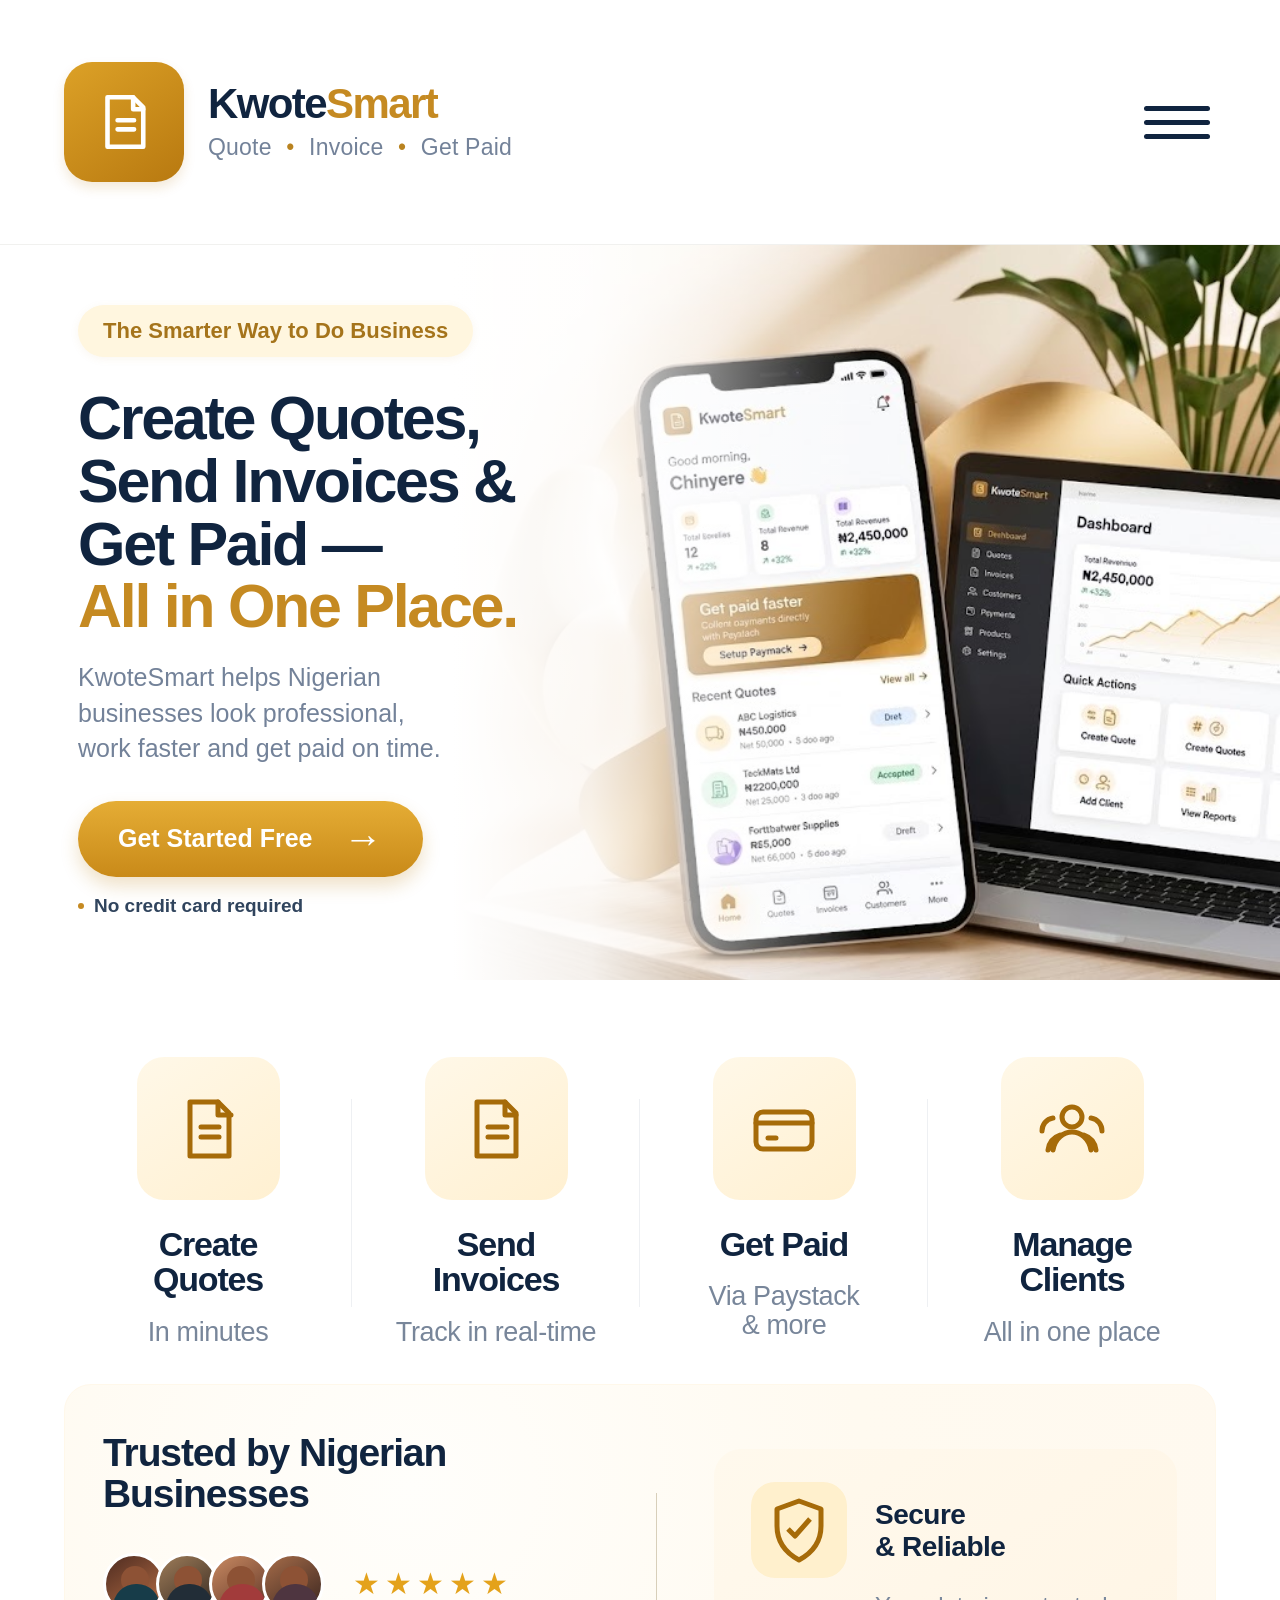
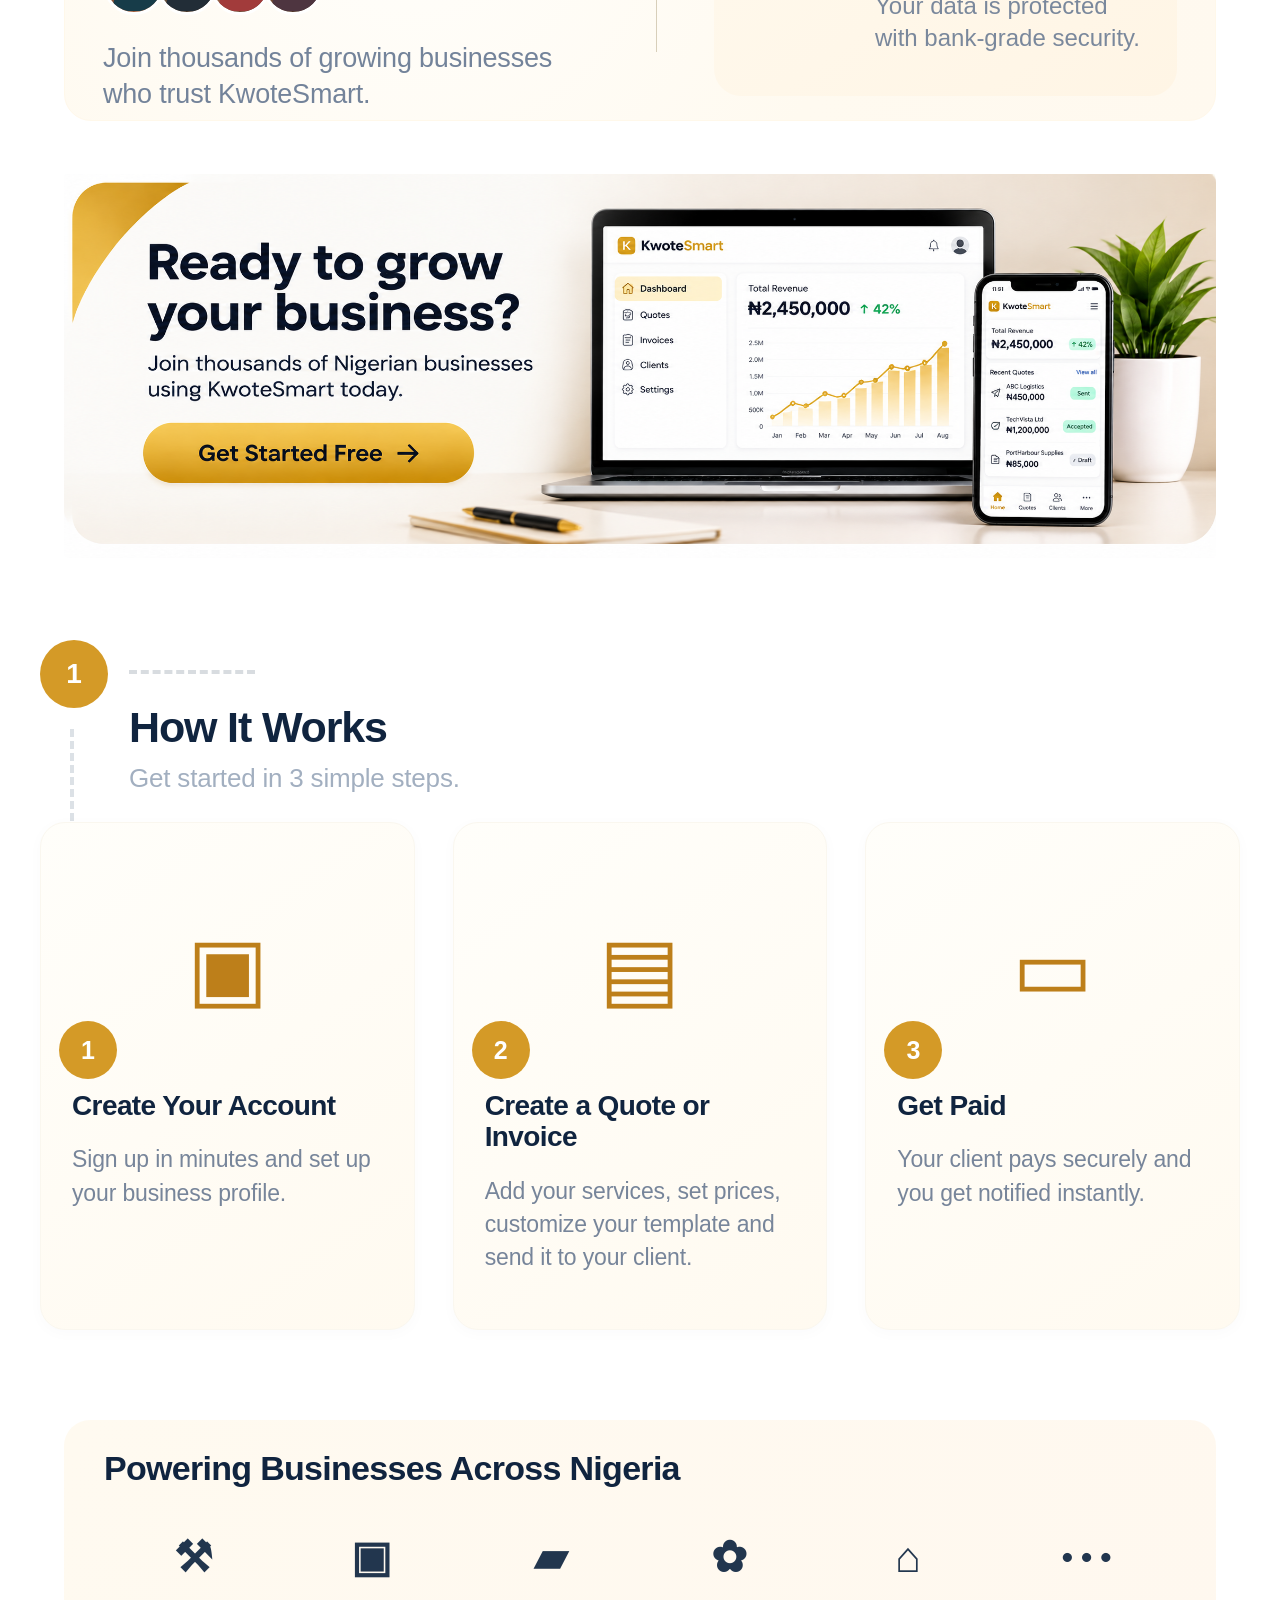
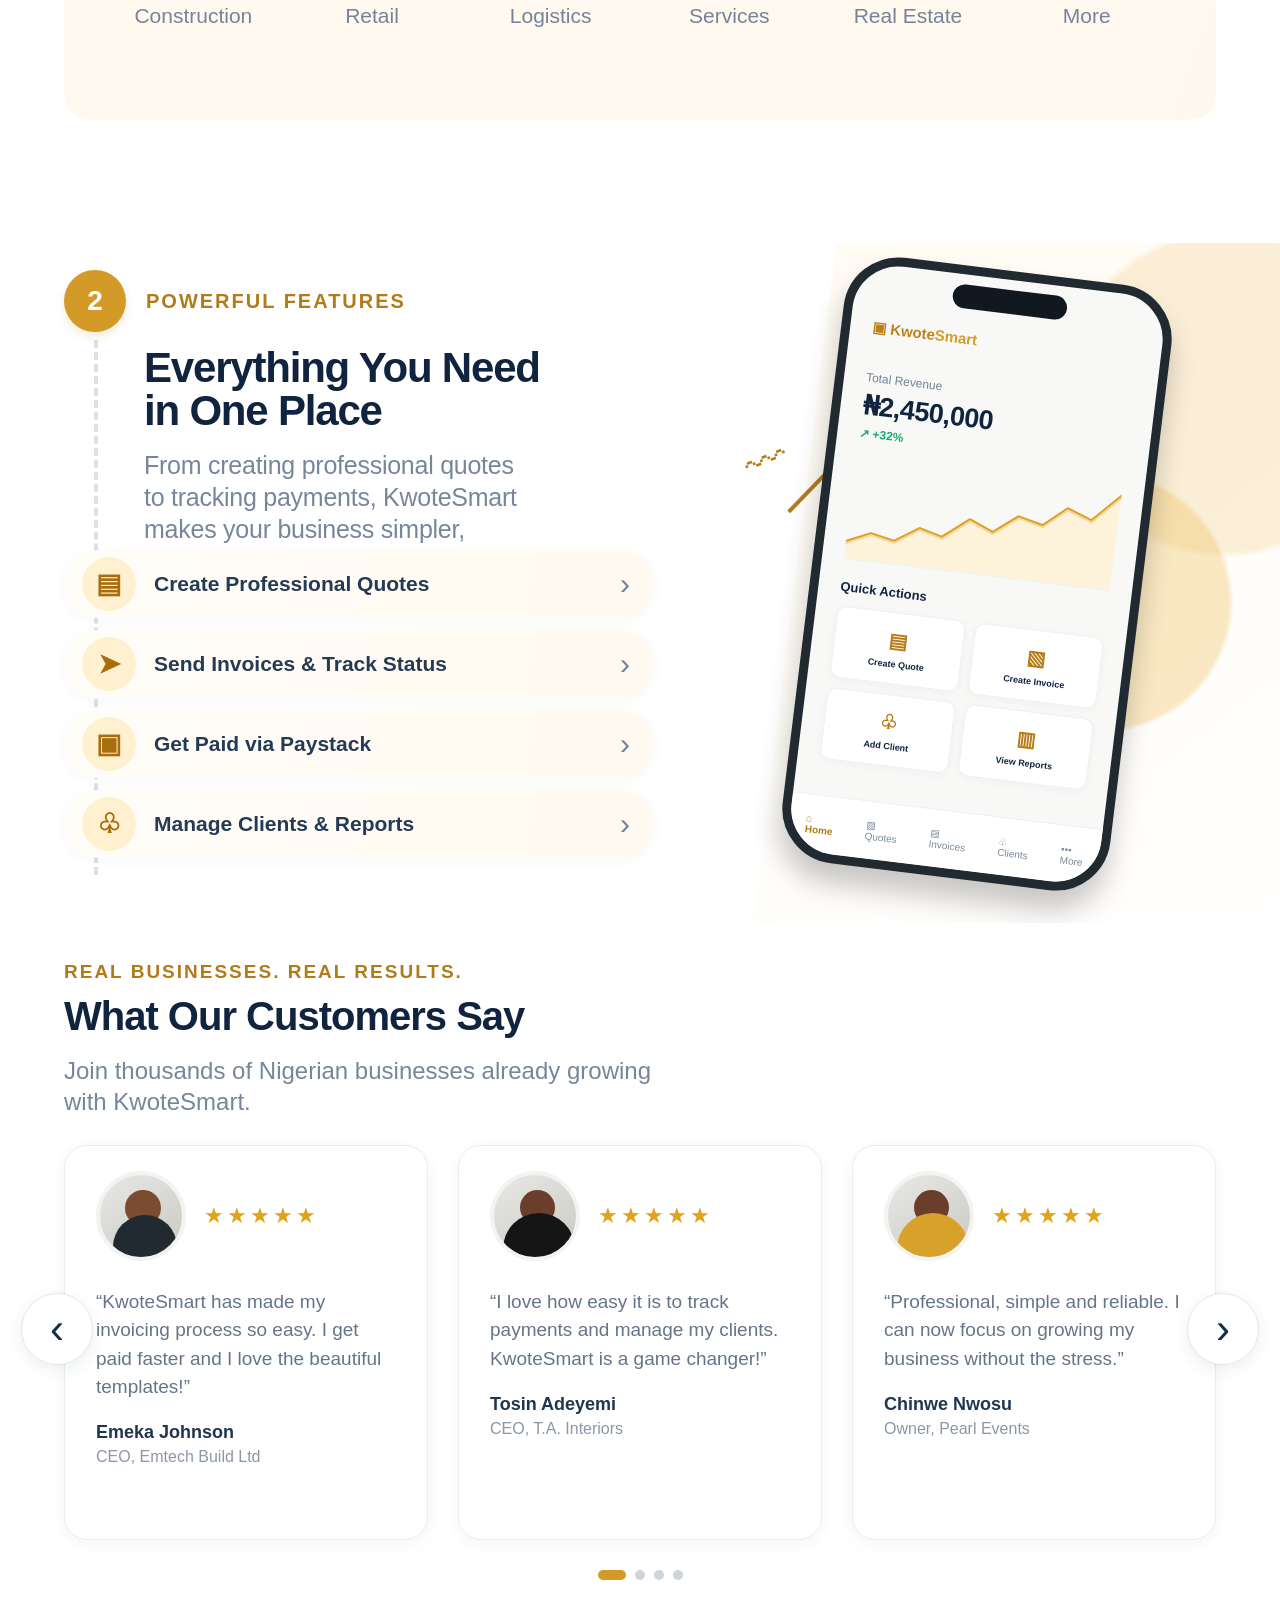
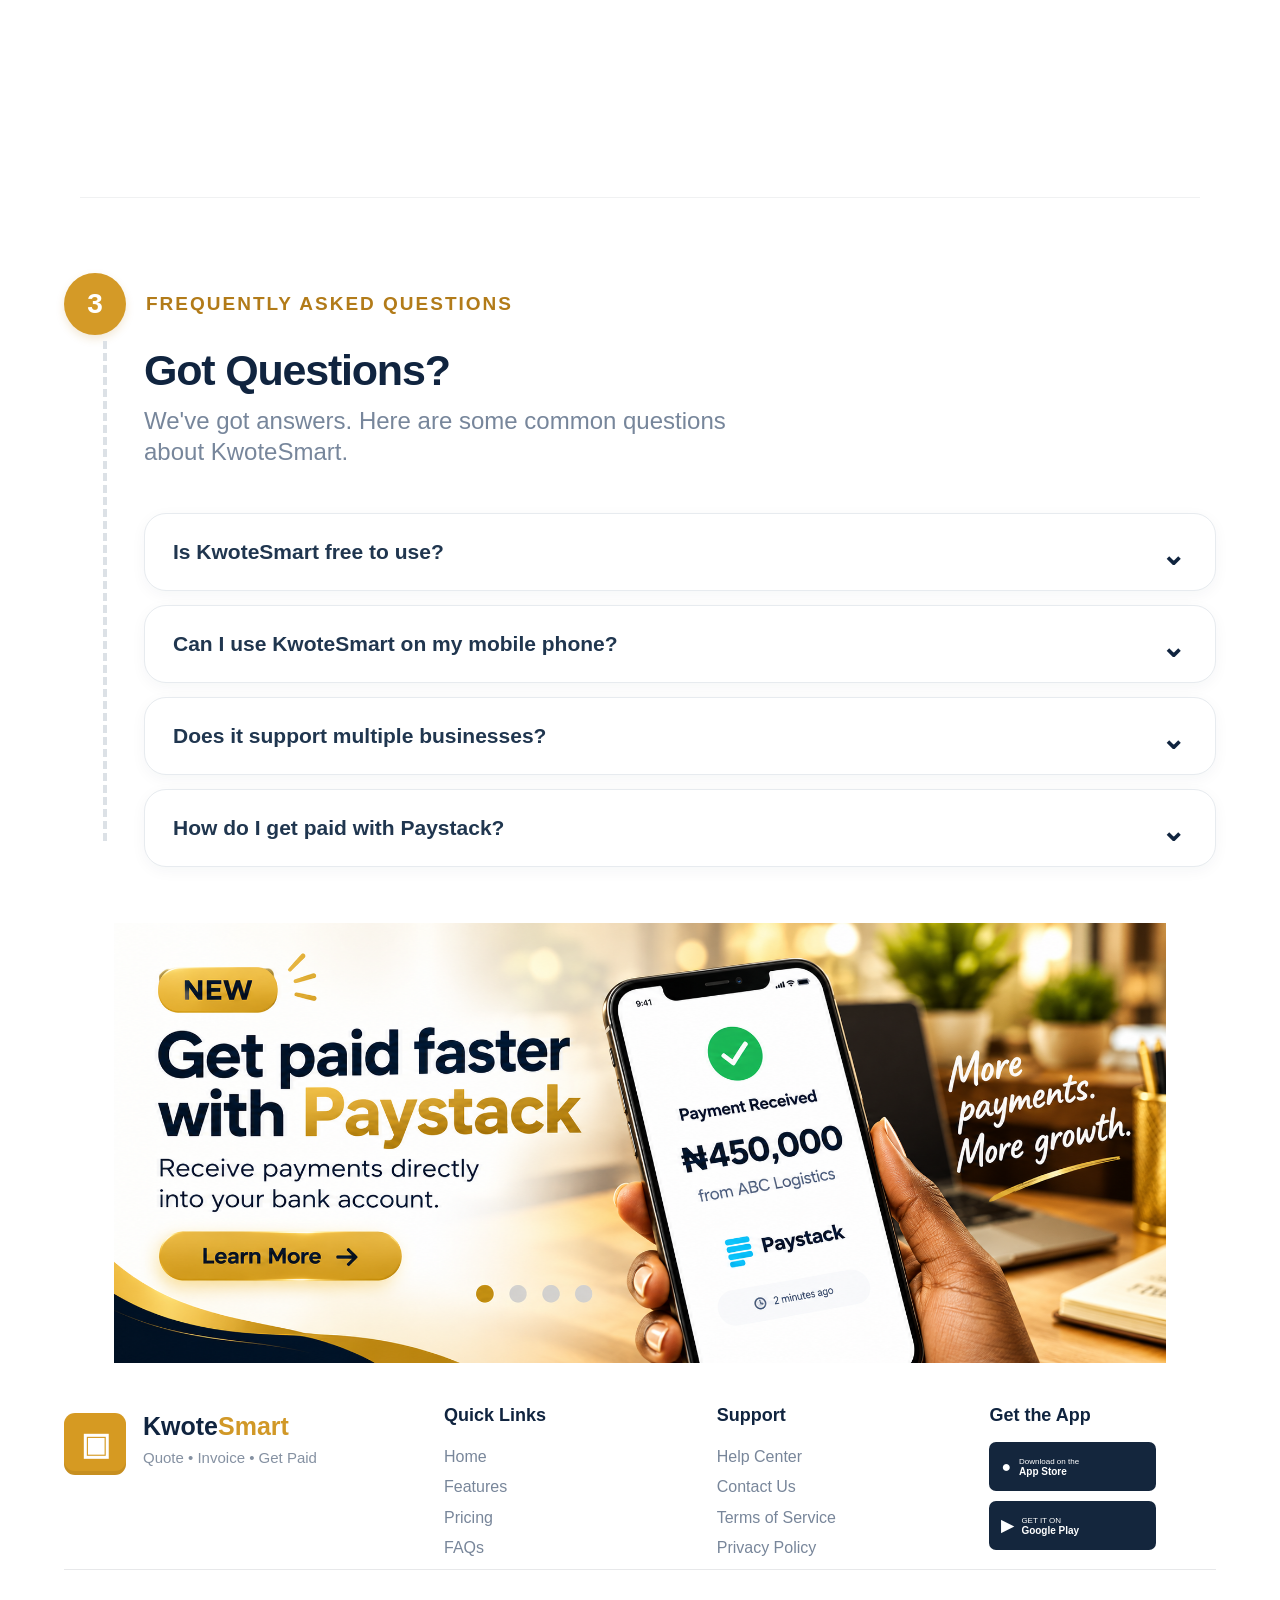
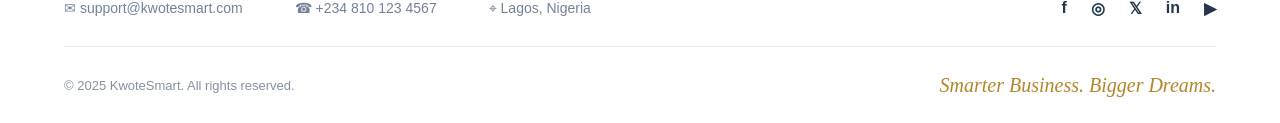
<file: index(homepage).html>
<!DOCTYPE html>
<html lang="en">
<head>
<meta charset="UTF-8">
<meta name="viewport" content="width=device-width,initial-scale=1">
<title>KwoteSmart — Reference Rebuild</title>
<style>
*{box-sizing:border-box}
html,body{margin:0;padding:0;background:#fff;overflow-x:hidden;max-width:100%}
body{font-family:Inter,Arial,Helvetica,sans-serif;color:#10243f}
.container{width:100%;max-width:1200px;margin:0 auto;padding:0 24px;position:relative;box-sizing:border-box}
.powerful-features .container,.faq-section .container{height:100%}
:root{
 --navy:#10243f;
 --muted:#75849a;
 --gold:#c58a22;
 --pale:#fff4dd;
 --cream:#fffaf0;
 --line:#e9e8e4;
}

/* FEATURES */
.features{position:relative;width:100%;height:346px;background:#fff;margin-top:35px;padding-top:42px}
.feature-row{display:grid;grid-template-columns:repeat(4,1fr);height:275px}
.feature{height:250px;text-align:center;position:relative}
.feature:not(:last-child):after{
 content:"";position:absolute;right:0;top:42px;width:1px;height:208px;background:#eef0f3
}
.iconbox{
 width:143px;height:143px;margin:0 auto 27px;border-radius:27px;
 background:linear-gradient(145deg,#fff8e8,#fff0d1);
 display:grid;place-items:center;color:#a86d0c
}
.icon{width:72px;height:72px;display:block}
.feature h3{margin:0;font-size:34px;line-height:1.04;letter-spacing:-1.2px;font-weight:800;color:var(--navy)}
.feature p{margin:20px 0 0;font-size:27px;line-height:1.05;color:#78869a;font-weight:400;letter-spacing:-.4px}

/* TRUST */
.trust{position:relative;width:100%;height:337px;margin-top:23px}
.trust-card{
 height:337px;border-radius:27px;
 background:radial-gradient(circle at 30% 30%,#fffefb 0,#fffaf0 54%,#fff9ef 100%);
 border:1px solid #fff8ea;
 display:grid;grid-template-columns:1.15fr 1px .85fr;align-items:center;
 padding:48px 38px
}
.trust-left h2{font-size:39px;line-height:1.05;letter-spacing:-1.1px;margin:0 0 38px;font-weight:800}
.people{display:flex;align-items:center;height:62px}
.person{
 width:62px;height:62px;border-radius:50%;border:3px solid #fff;margin-left:-9px;overflow:hidden;
 position:relative;background:linear-gradient(145deg,#4e2c21,#b96f45)
}
.person:first-child{margin-left:0}
.person:before{content:"";position:absolute;width:28px;height:28px;border-radius:50%;left:15px;top:10px;background:#8d5235}
.person:after{content:"";position:absolute;width:47px;height:27px;border-radius:28px 28px 5px 5px;left:7px;bottom:1px;background:#173c49}
.person:nth-child(2){background:linear-gradient(145deg,#9e7c59,#33271f)}
.person:nth-child(2):after{background:#222d37}
.person:nth-child(3){background:linear-gradient(145deg,#c98a62,#5d3426)}
.person:nth-child(3):after{background:#a23b3b}
.person:nth-child(4){background:linear-gradient(145deg,#a66c49,#39251f)}
.person:nth-child(4):after{background:#4e3540}
.stars{margin-left:29px;color:#e4a21b;font-size:30px;letter-spacing:5px;white-space:nowrap}
.trust-left p{font-size:27px;line-height:1.35;color:#73839a;margin:25px 0 0;letter-spacing:-.2px}
.divider{width:1px;height:159px;background:#d8cfba}
.security{height:247px;border-radius:27px;background:linear-gradient(145deg,#fff9ed,#fff5e5);margin-left:57px;padding:33px 37px;display:flex;align-items:flex-start;gap:28px}
.shield{
 width:96px;height:96px;border-radius:24px;background:#fff0cd;flex:none;display:grid;place-items:center
}
.security h3{font-size:28px;line-height:1.13;margin:17px 0 27px;font-weight:800;letter-spacing:-.5px}
.security p{font-size:24px;line-height:1.35;color:#7a889c;margin:0;white-space:nowrap}

/* PAYSTACK — promotional advert banner (replaceable image) */
.pay{position:relative;width:100%;height:361px;margin-top:35px}
.pay-card{
 height:361px;border-radius:27px;overflow:hidden;position:relative;background:#fff;
}

/* Shared: full-bleed replaceable advert artwork (used by .pay and .cta-section) */
.advert-card{
 padding:0 !important;background:#fff;
}
.advert-image{
 display:block;width:100%;height:100%;object-fit:contain;object-position:center;
}

/* HOW IT WORKS TOP VISIBLE */
.how{position:relative;width:100%;height:760px;background:#fff;margin-top:60px}
.how-head{position:absolute;left:0;top:4px;height:170px}
.circle{width:68px;height:68px;border-radius:50%;background:#d49a27;color:#fff;display:grid;place-items:center;font-size:28px;font-weight:800}
.dash{position:absolute;left:89px;top:30px;width:126px;border-top:4px dashed #d8dce0}
.how-title{position:absolute;left:89px;top:66px;width:600px}
.how-title h2{font-size:43px;line-height:1;margin:0;font-weight:800;letter-spacing:-1.15px}
.how-title p{font-size:26px;color:#a2afc0;margin:14px 0 0;letter-spacing:-.2px}
.vertical-dash{position:absolute;left:30px;top:89px;height:284px;border-left:4px dashed #dce1e6}

/* Below-fold cards are included so the file is a complete landing-page section */
.steps{position:absolute;left:0;right:0;top:186px;display:grid;grid-template-columns:repeat(3,1fr);gap:38px}
.step{height:508px;border-radius:25px;background:linear-gradient(145deg,#fffefa,#fffaf0);border:1px solid #faf7ef;padding:22px 31px;position:relative;box-shadow:0 3px 15px rgba(39,52,70,.025)}
.step-number{position:absolute;left:18px;top:198px;width:58px;height:58px;border-radius:50%;background:#d49a27;color:#fff;display:grid;place-items:center;font-size:25px;font-weight:800}
.step-icon{height:245px;display:grid;place-items:center;color:#bd7f1a;font-size:86px}
.step h3{font-size:28px;line-height:1.12;margin:0 0 22px;font-weight:800;letter-spacing:-.6px}
.step p{font-size:23px;line-height:1.45;color:#77859a;margin:0;letter-spacing:-.15px}

.continuation-industries{
 position:relative;width:100%;height:366px;
 background:#fff;margin-top:24px;
}
.industry-cont-card{
 height:300px;width:100%;border-radius:26px;background:linear-gradient(110deg,#fffaf0,#fff8ef);
 padding:31px 40px;
}
.industry-cont-card h2{
 margin:0 0 43px;font-size:34px;line-height:1;font-weight:800;
 color:#10243f;letter-spacing:-.7px;
}
.industry-cont-grid{
 display:grid;grid-template-columns:repeat(6,1fr);text-align:center;
}
.industry-cont-grid>div{display:flex;flex-direction:column;align-items:center}
.industry-cont-icon{
 height:58px;font-size:43px;line-height:1;color:#22364e;
 display:grid;place-items:center;margin-bottom:18px;font-weight:700;
}
.industry-cont-grid span{font-size:21px;color:#75849a}
.industry-cont-icon.more{font-size:32px;letter-spacing:8px;margin-left:8px}



/* CTA — final promotional advert banner (replaceable image) */
.cta-section{position:relative;width:100%;height:430px}
.cta-card{height:385px;width:100%;border-radius:27px;background:#fff;position:relative;overflow:hidden}
.footer{position:relative;width:100%;height:330px;color:#10243f}
.footer-top{height:177px;display:grid;grid-template-columns:1.35fr .9fr .9fr .95fr;column-gap:58px;padding:10px 0 0;border-bottom:1px solid #e7e8ea}
.footer-brand{display:flex;gap:17px;align-items:flex-start;padding-top:10px}.footer-logo{width:62px;height:62px;border-radius:11px;background:#d69a22;color:#fff;display:grid;place-items:center;font-size:31px;font-weight:800;box-shadow:inset 0 -4px 0 rgba(0,0,0,.07)}
.footer-brand strong{font-size:25px;line-height:1.1;margin-top:5px}.footer-brand strong span{color:#d19827}.footer-brand small{display:block;color:#8591a2;font-size:15px;margin-top:8px}
.footer-col h4{font-size:18px;margin:2px 0 16px}.footer-col a{display:block;text-decoration:none;color:#78869a;font-size:16px;line-height:1.9}.badges{display:flex;flex-direction:column;gap:10px}.badge{height:49px;width:167px;border-radius:7px;background:#14263d;color:#fff;display:flex;align-items:center;padding:0 12px;gap:8px;font-size:10px;font-weight:700}.badge b{font-size:16px}.badge span{font-size:8px;font-weight:400;display:block}
.footer-mid{height:76px;display:flex;align-items:center;justify-content:space-between}.contact{display:flex;gap:52px;color:#748299;font-size:14px}.contact span{display:flex;align-items:center;gap:9px}.social{display:flex;gap:24px;font-weight:800;font-size:16px;color:#22364e}.footer-bottom{height:77px;border-top:1px solid #e9eaec;display:flex;align-items:center;justify-content:space-between;color:#8591a2;font-size:13px}.tagline{font-family:cursive;color:#b58629;font-size:20px;font-style:italic}


/* POWERFUL FEATURES + CUSTOMER TESTIMONIALS EXTENSION */
.powerful-features{
 position:relative;width:100%;height:680px;
 background:#fff;overflow:hidden;margin-top:57px;
}
.powerful-features:after{
 content:"";position:absolute;right:-80px;top:-95px;width:560px;height:820px;
 background:
   radial-gradient(circle at 55% 55%,rgba(238,191,91,.35) 0 23%,transparent 24%),
   radial-gradient(circle at 72% 28%,rgba(245,218,167,.42) 0 22%,transparent 23%),
   linear-gradient(135deg,rgba(255,250,239,.75),rgba(255,255,255,0));
 transform:rotate(7deg);pointer-events:none;
}
.feature-content{position:relative;z-index:2;width:100%;height:100%}
.feature-heading{position:absolute;left:0;top:27px;width:625px}
.feature-heading .section-label{
 display:flex;align-items:center;gap:20px;color:#b27b19;font-size:20px;
 font-weight:800;letter-spacing:2px;text-transform:uppercase;
}
.feature-heading .section-number{
 width:62px;height:62px;border-radius:50%;background:#d49a27;color:#fff;
 display:grid;place-items:center;font-size:28px;letter-spacing:0;
 box-shadow:0 4px 9px rgba(185,130,28,.18);
}
.feature-heading h2{
 margin:15px 0 16px 80px;font-size:42px;line-height:1.02;letter-spacing:-1.2px;
 font-weight:800;color:#10243f;
}
.feature-heading p{
 margin:0 0 0 80px;width:520px;font-size:25px;line-height:1.28;
 color:#77869b;letter-spacing:-.25px;
}
.feature-dashed{
 position:absolute;left:30px;top:97px;height:535px;border-left:4px dashed #dce1e6;
}
.feature-list{
 position:absolute;left:0;top:307px;width:590px;display:flex;flex-direction:column;gap:12px;
}
.feature-item{
 height:68px;border-radius:34px;background:linear-gradient(100deg,#fffdf8,#fffaf0);
 display:flex;align-items:center;padding:0 24px 0 18px;
 box-shadow:0 3px 13px rgba(40,56,75,.035);
}
.feature-item .item-icon{
 width:54px;height:54px;border-radius:50%;background:#fff0d0;color:#a86d0c;
 display:grid;place-items:center;font-size:27px;font-weight:800;flex:none;
}
.feature-item .item-text{
 margin-left:18px;font-size:21px;font-weight:700;color:#253b55;
}
.feature-item .item-arrow{
 margin-left:auto;font-size:30px;color:#6e8195;font-weight:400;
}
.feature-phone{
 position:absolute;z-index:4;right:74px;top:26px;width:330px;height:610px;
 background:#f8f9f7;border:9px solid #202a30;border-radius:55px;
 transform:rotate(7deg);box-shadow:0 20px 28px rgba(0,0,0,.22);
 padding:55px 22px 20px;color:#10243f;overflow:hidden;
}
.feature-phone:before{
 content:"";position:absolute;top:10px;left:98px;width:115px;height:24px;
 border-radius:15px;background:#111820;
}
.feature-phone .phone-brand{
 font-size:15px;font-weight:800;color:#bd821b;text-align:left;margin-bottom:34px;
}
.phone-revenue-label{font-size:12px;color:#718096;margin-bottom:5px}
.phone-revenue{font-size:27px;font-weight:800;letter-spacing:-.6px}
.phone-growth{font-size:12px;color:#18a875;font-weight:800;margin-top:5px}
.phone-chart{
 height:105px;margin:15px 0 20px;border-bottom:1px solid #edf0f2;
}
.phone-chart svg{width:100%;height:100%}
.phone-actions-title{font-size:13px;font-weight:800;margin-bottom:12px}
.phone-action-grid{display:grid;grid-template-columns:1fr 1fr;gap:10px}
.phone-action{
 height:72px;border:1px solid #f0f1ef;border-radius:10px;background:#fff;
 display:flex;flex-direction:column;align-items:center;justify-content:center;
 gap:7px;box-shadow:0 2px 8px rgba(20,38,61,.04);
}
.phone-action b{font-size:20px;color:#b77c18}.phone-action span{font-size:9px;font-weight:700}
.phone-bottom{
 position:absolute;left:0;right:0;bottom:0;height:58px;border-top:1px solid #eceff0;
 background:#fff;display:flex;align-items:center;justify-content:space-around;
 font-size:10px;color:#7a889a;
}
.phone-bottom .active{color:#b27a16;font-weight:800}
.feature-scribbles{
 position:absolute;z-index:3;right:370px;top:184px;color:#b47b1b;
 font-size:42px;font-weight:400;transform:rotate(-22deg);
}
.feature-scribbles:after{
 content:"";display:block;width:80px;border-top:4px solid #b47b1b;
 transform:rotate(-24deg);margin:12px 0 0 20px;
}

.testimonials{
 position:relative;width:100%;height:920px;
 background:#fff;margin-top:0;
}
.testimonial-heading{padding-top:38px}
.testimonial-label{
 margin:0 0 12px;font-size:19px;font-weight:800;letter-spacing:2px;
 color:#b27b19;text-transform:uppercase;
}
.testimonial-heading h2{
 margin:0;font-size:40px;line-height:1.05;letter-spacing:-1px;font-weight:800;color:#10243f;
}
.testimonial-heading p{
 margin:18px 0 0;font-size:24px;line-height:1.3;color:#77869b;width:700px;
}
.testimonial-track{
 position:relative;margin-top:28px;width:100%;height:395px;
 display:grid;grid-template-columns:repeat(3,1fr);gap:30px;
}
.testimonial-slider{display:contents}
.testimonial-card{
 height:395px;border:1px solid #e8edf2;border-radius:23px;background:#fff;
 padding:25px 31px;box-shadow:0 4px 17px rgba(30,47,68,.045);position:relative;
}
.customer-top{display:flex;align-items:center}
.avatar{
 width:90px;height:90px;border-radius:50%;border:4px solid #f2f3f3;
 position:relative;overflow:hidden;flex:none;
 background:linear-gradient(145deg,#e8e8e5,#c9c8c2);
}
.avatar:before{
 content:"";position:absolute;width:36px;height:36px;border-radius:50%;
 left:25px;top:15px;background:#7b4b32;
}
.avatar:after{
 content:"";position:absolute;width:64px;height:45px;border-radius:38px 38px 9px 9px;
 left:13px;bottom:-3px;background:#202a30;
}
.avatar.woman:before{background:#6b3e2c;width:35px;height:35px;left:26px;top:15px}
.avatar.woman:after{background:#151515;width:72px;height:52px;left:9px;bottom:-8px}
.avatar.yellow:after{background:#d8a22a}
.rating{
 margin-left:18px;color:#e2a21b;font-size:22px;letter-spacing:3px;white-space:nowrap;
}
.testimonial-card blockquote{
 margin:27px 0 21px;font-size:19px;line-height:1.48;color:#64758a;
}
.customer-name{font-size:18px;font-weight:800;color:#20364f;margin-bottom:5px}
.customer-role{font-size:16px;color:#8b97a7}
.carousel-arrow{
 position:absolute;top:148px;width:72px;height:72px;border-radius:50%;
 background:#fff;border:1px solid #e5e9ed;box-shadow:0 5px 16px rgba(30,47,68,.08);
 display:grid;place-items:center;font-size:42px;color:#142c46;z-index:5;
}
.carousel-arrow.left{left:-43px}
.carousel-arrow.right{right:-43px}
.testimonial-dots{
 display:flex;justify-content:center;gap:9px;margin-top:30px;
}
.testimonial-dot{
 width:10px;height:10px;border-radius:50%;background:#cfd5dc;
}
.testimonial-dot.active{background:#d49a27;width:28px;border-radius:8px}
.testimonial-space{
 position:absolute;left:80px;right:80px;bottom:45px;height:1px;background:#f0f1f2;
}

/* FAQ + FINAL CTA EXTENSION */
.faq-section{
 position:relative;width:100%;height:680px;
 background:#fff;overflow:hidden;margin-top:0;
}
.faq-inner{width:100%;height:100%;position:relative}
.faq-dashed{
 position:absolute;left:39px;top:98px;height:500px;border-left:4px dashed #dce1e6;
}
.faq-heading{padding-top:30px;margin-left:0}
.faq-label{
 display:flex;align-items:center;gap:20px;color:#b27b19;font-size:19px;
 font-weight:800;letter-spacing:2px;text-transform:uppercase;
}
.faq-number{
 width:62px;height:62px;border-radius:50%;background:#d49a27;color:#fff;
 display:grid;place-items:center;font-size:28px;letter-spacing:0;
 box-shadow:0 4px 9px rgba(185,130,28,.18);
}
.faq-heading h2{
 margin:13px 0 12px 80px;font-size:43px;line-height:1.04;
 letter-spacing:-1.2px;font-weight:800;color:#10243f;
}
.faq-heading p{
 margin:0 0 0 80px;font-size:24px;line-height:1.32;color:#77869b;
}
.faq-list{
 position:absolute;left:80px;right:0;top:270px;
 display:flex;flex-direction:column;gap:14px;
}
.faq-item{
 border:1px solid #e7ebef;border-radius:22px;background:#fff;
 min-height:76px;box-shadow:0 4px 15px rgba(30,47,68,.045);
 overflow:hidden;
}
.faq-question{
 min-height:76px;padding:0 28px;display:flex;align-items:center;
 justify-content:space-between;font-size:21px;font-weight:700;color:#20364f;
 cursor:pointer;
}
.faq-chevron{
 width:28px;height:28px;display:grid;place-items:center;
 font-size:29px;color:#10243f;transition:transform .2s ease;
}
.faq-answer{
 max-height:0;overflow:hidden;padding:0 28px;color:#718197;
 font-size:18px;line-height:1.5;transition:max-height .25s ease,padding .25s ease;
}
.faq-item.open .faq-answer{max-height:130px;padding:0 28px 20px}
.faq-item.open .faq-chevron{transform:rotate(180deg)}



/* WIDER/TALLER PROMOTIONAL BANNERS */
.pay{
 height:420px;
}
.pay-card{
 height:420px;
}

/* Match the extra breathing room on the final banner near the footer. */
.cta-section{
 height:470px;
}
.cta-card{
 height:440px;
}


/* TOP NAVIGATION + HERO */
.top-hero {
 position:relative;width:100%;height:980px;background:#fff;overflow:hidden;
}
.top-nav {
 height:245px;width:100%;display:flex;align-items:center;
 border-bottom:1px solid #f1f1ef;background:#fff;position:relative;z-index:10;
}
.top-nav .container{
 height:100%;display:flex;align-items:center;justify-content:space-between;
}
.brand {
 display:flex;align-items:center;gap:24px;
}
.brand-mark {
 width:120px;height:120px;border-radius:28px;background:linear-gradient(145deg,#dca127,#b87910);
 display:grid;place-items:center;box-shadow:0 6px 12px rgba(178,120,17,.16);
}
.brand-mark svg {width:66px;height:66px}
.brand-name {
 font-size:42px;line-height:1;font-weight:800;letter-spacing:-1.6px;color:#10243f;
}
.brand-name span {color:#c58a22}
.brand-sub {
 margin-top:9px;font-size:23px;color:#738299;letter-spacing:.2px;
}
.brand-sub b {color:#b98320;font-weight:500;margin:0 8px}
.menu-button {
 width:72px;height:60px;border:0;background:transparent;display:flex;flex-direction:column;
 justify-content:center;gap:9px;padding:0;cursor:pointer;
}
.menu-button i {display:block;height:5px;width:66px;border-radius:4px;background:#10243f}
.hero-pill {
 display:inline-flex;align-items:center;height:52px;padding:0 25px;border-radius:28px;
 background:#fff6df;color:#a5741b;font-size:22px;font-weight:700;
 box-shadow:0 2px 8px rgba(196,145,47,.08);
}
.hero-copy h1 .gold {color:#c58a22}
.dashboard-card {
 position:absolute;z-index:6;left:670px;bottom:-55px;width:335px;height:430px;
 background:rgba(255,255,255,.97);border-radius:27px;border:1px solid #e8ecef;
 transform:rotate(-4deg);box-shadow:0 15px 30px rgba(25,43,62,.19);
 padding:28px 24px 20px;color:#10243f;
}
.dashboard-card .mini-brand {
 font-size:15px;font-weight:800;color:#b57a15;margin-bottom:28px;
}
.dashboard-card .mini-brand span {color:#c58a22}
.dashboard-label {font-size:13px;color:#7c8999}
.dashboard-total {font-size:29px;font-weight:800;margin-top:5px}
.dashboard-growth {font-size:13px;color:#1ca879;font-weight:800;margin-top:5px}
.dashboard-chart {height:82px;margin:13px 0 16px;border-bottom:1px solid #edf0f2}
.dashboard-chart svg {width:100%;height:100%}
.dashboard-title {font-size:14px;font-weight:800;margin-bottom:10px}
.quote-row {
 display:flex;align-items:center;justify-content:space-between;padding:10px 8px;
 border-top:1px solid #f0f1f2;font-size:10px;
}
.quote-row strong {font-size:11px}
.status {padding:5px 8px;border-radius:10px;background:#e1f6ed;color:#1a9d72;font-weight:700}
.status.draft {background:#edf0f4;color:#778598}
.dashboard-bottom {
 position:absolute;left:0;right:0;bottom:0;height:55px;border-top:1px solid #edf0f1;
 display:flex;align-items:center;justify-content:space-around;background:#fff;border-radius:0 0 27px 27px;
 font-size:9px;color:#718197;
}
.dashboard-bottom .active {color:#b27b19;font-weight:800}
.hero-scribble {
 position:absolute;z-index:5;right:60px;top:110px;color:#b37a18;
 font-family:"Comic Sans MS",cursive;font-size:35px;line-height:1.03;font-style:italic;
 font-weight:700;transform:rotate(-6deg);
}
.hero-scribble:after {
 content:"";display:block;width:130px;border-bottom:4px solid #c68b1e;margin:12px 0 0 8px;transform:rotate(-6deg);
}
.hero-accent {
 position:absolute;z-index:3;right:420px;top:255px;width:95px;height:5px;
 background:#c58a22;transform:rotate(-31deg);border-radius:5px;
}
.hero-accent:after {
 content:"";position:absolute;width:70px;height:5px;background:#c58a22;left:-13px;top:34px;transform:rotate(-7deg);border-radius:5px;
}

/* FINAL HERO REBUILD — seamless photo layer from the supplied first reference */
.top-hero{
 position:relative;width:100%;height:980px;background:#fff;overflow:hidden;
}
.hero{
 position:relative;width:100%;height:735px;overflow:hidden;
 background-image:url('/assets/images/hero-bg.jpg');
 background-size:cover;
 background-position:center right;
}
.hero-photo{
 position:absolute;inset:0;width:68%;z-index:1;
 background:linear-gradient(to right,#ffffff 0%,#ffffff 52%,rgba(255,255,255,0.88) 68%,rgba(255,255,255,0) 100%);
}
.hero-copy{
 position:relative;z-index:2;width:52%;max-width:620px;padding:60px 0 0 78px;
}
.hero-copy h1{
 margin:30px 0 22px;font-size:61px;line-height:1.03;letter-spacing:-2.3px;
 color:#10243f;font-weight:800;
}
.hero-copy p{
 margin:0;width:555px;font-size:25px;line-height:1.42;color:#738299;
}
.hero-cta{
 margin-top:34px;height:76px;padding:0 40px;border:0;border-radius:40px;
 background:linear-gradient(180deg,#e5ad35,#c98a19);color:#fff;
 display:inline-flex;align-items:center;gap:31px;font-size:25px;font-weight:800;
 box-shadow:0 9px 18px rgba(189,130,23,.24);text-decoration:none;
}
.hero-cta b{font-size:39px;font-weight:400;line-height:0}
.hero-note{
 margin-top:18px;font-size:19px;color:#30445d;font-weight:600;
}
.hero-note:before{
 content:"";display:inline-block;width:6px;height:6px;border-radius:50%;
 background:#c58a22;margin:0 10px 3px 0;
}

/* ============ MOBILE (max-width:768px) ============ */
@media(max-width:768px){
 .container{padding:0 16px}

 /* Features */
 .features{height:auto;padding:36px 0}
 .feature-row{display:grid;grid-template-columns:repeat(2,1fr);gap:28px 16px;height:auto}
 .feature{height:auto}
 .feature:not(:last-child):after{display:none}

 /* Trust */
 .trust{height:auto}
 .trust-card{height:auto;display:flex;flex-direction:column;padding:28px 24px;gap:20px}
 .divider{display:none}
 .trust-left h2{font-size:28px;margin-bottom:20px}
 .people{flex-wrap:wrap;height:auto;row-gap:10px}
 .person{width:46px;height:46px}
 .stars{white-space:normal;margin-left:14px;font-size:22px;letter-spacing:3px}
 .security{height:auto;margin-left:0;padding:24px;gap:18px}
 .security p{white-space:normal;font-size:18px}
 .security h3{font-size:22px;margin:12px 0 12px}

 /* Pay — advert image */
 .pay{height:auto}
 .pay-card{height:auto;aspect-ratio:1536/642}

 /* How it works */
 .how{height:auto;padding:36px 0}
 .how-head{position:static;height:auto}
 .circle,.dash,.vertical-dash{display:none}
 .how-title{position:static !important;width:100% !important}
 .steps{position:static;grid-template-columns:1fr;gap:24px;margin-top:20px}
 .step{height:auto;padding:26px 24px}
 .step-number{position:static;margin-bottom:10px}

 /* Industries */
 .continuation-industries{height:auto}
 .industry-cont-card{height:auto;padding:32px 28px}
 .industry-cont-card h2{font-size:26px;margin:0 0 28px}
 .industry-cont-grid{grid-template-columns:repeat(2,1fr);row-gap:36px;column-gap:16px}
 .industry-cont-icon{height:44px;font-size:32px;margin-bottom:12px}
 .industry-cont-icon.more{font-size:24px;letter-spacing:6px;margin-left:6px}
 .industry-cont-grid span{font-size:16px}

 /* Powerful features */
 /* POWERFUL FEATURES — exact match to reference (mobile) */
 .powerful-features{height:auto!important;padding-top:28px!important;padding-bottom:34px!important;overflow:hidden!important}
 .feature-content{width:100%!important;height:auto!important;position:relative!important}
 .feature-dashed,.feature-scribbles{display:none!important}
 .feature-heading{position:relative!important;left:auto!important;top:auto!important;width:100%!important}
 .feature-heading .section-label{gap:12px!important;font-size:13px!important;letter-spacing:1.2px!important}
 .feature-heading .section-number{width:48px!important;height:48px!important;font-size:20px!important}
 .feature-heading h2{font-size:31px!important;margin:14px 0 12px 0!important}
 .feature-heading p{width:100%!important;font-size:16px!important;line-height:1.4!important;margin:0!important}
 .feature-list{position:relative!important;left:auto!important;top:auto!important;width:100%!important;margin-top:24px!important;gap:10px!important}
 .feature-item{height:56px!important;border-radius:29px!important;padding:0 14px 0 10px!important}
 .feature-item .item-icon{width:40px!important;height:40px!important;font-size:20px!important}
 .feature-item .item-text{font-size:14px!important;margin-left:12px!important}
 .feature-item .item-arrow{font-size:24px!important}
 .feature-phone{display:none!important}

 /* Testimonials */
 .testimonials{height:auto;padding:36px 0}
 .testimonial-heading p{width:100% !important;font-size:16px}
 .testimonial-track{display:block;overflow:hidden;height:auto;width:100%}
 .testimonial-slider{display:flex !important;transition:transform .35s ease;touch-action:pan-y}
 .testimonial-card{flex:0 0 100%;width:100%;height:auto;min-height:0;box-sizing:border-box}
 .carousel-arrow{display:none}
 .testimonial-space{display:none}
 .testimonial-dots .testimonial-dot:nth-child(n+4){display:none}
 .testimonial-dots .testimonial-dot{cursor:pointer}

 /* FAQ */
 .faq-section{height:auto;padding:36px 0;overflow:visible}
 .faq-inner{height:auto}
 .faq-dashed{display:none}
 .faq-heading{position:static !important;width:100% !important;margin-left:0}
 .faq-list{position:static !important;width:100% !important;margin-top:24px}

 /* CTA — advert image */
 .cta-section{height:auto;padding:36px 0}
 .cta-card{height:auto;aspect-ratio:1536/512}

 /* Footer */
 .footer{height:auto;padding:32px 0}
 .footer-top{height:auto;grid-template-columns:1fr;gap:28px}
 .footer-mid{flex-direction:column;gap:14px;align-items:flex-start;height:auto;padding:20px 0}
 .contact{flex-direction:column;gap:12px;align-items:flex-start}
 .footer-bottom{flex-direction:column;gap:8px;align-items:flex-start;height:auto;padding:20px 0}
}

/* ============ MOBILE HERO — exact match to KwoteSmart v20 reference (max-width:700px) ============ */
@media (max-width:700px){
  .top-hero{width:100%!important;height:auto!important;position:relative!important;left:0!important;top:0!important;overflow:hidden!important}

  /* HEADER — exact match to reference (72px bar, 18px side padding) */
  .top-nav{height:72px!important;padding:0 18px!important;border-bottom:1px solid #eee!important}
  .top-nav .container{padding:0!important;max-width:none!important}
  .brand{gap:10px!important}.brand-mark{width:42px!important;height:42px!important;border-radius:11px!important}.brand-mark svg{width:24px!important;height:24px!important}
  .brand-name{font-size:20px!important;letter-spacing:-.7px!important}.brand-sub{font-size:10px!important;margin-top:4px!important}.brand-sub b{margin:0 3px!important}
  .menu-button{width:42px!important;height:42px!important;gap:5px!important}.menu-button i{width:22px!important;height:2px!important}

  .hero{height:620px!important;min-height:620px!important;padding:0!important;position:relative!important;overflow:hidden!important;background:#fff!important}
  .hero-photo{
    position:absolute!important;right:0!important;left:auto!important;top:0!important;bottom:auto!important;
    width:72%!important;height:100%!important;max-width:none!important;
    background-image:url('assets/images/hero-bg.jpg')!important;
    background-repeat:no-repeat!important;
    background-size:cover!important;background-position:58% top!important;opacity:1!important;
  }
  .hero-photo:after{
    content:""!important;position:absolute!important;inset:0!important;
    background:linear-gradient(90deg,#fff 0%,rgba(255,255,255,.96) 8%,rgba(255,255,255,.65) 25%,rgba(255,255,255,0) 53%)!important;
  }
  .hero-copy{position:absolute!important;left:20px!important;top:53px!important;width:55%!important;max-width:55%!important;padding:0!important;z-index:5!important}
  .hero-pill{height:28px!important;padding:0 12px!important;border-radius:16px!important;font-size:10px!important;white-space:nowrap!important}
  .hero-copy h1{margin:18px 0 14px!important;font-size:30px!important;line-height:1.03!important;letter-spacing:-1.1px!important}
  .hero-copy p{width:100%!important;max-width:245px!important;font-size:14px!important;line-height:1.35!important;margin:0!important}
  .hero-cta{margin-top:18px!important;height:48px!important;padding:0 18px!important;gap:12px!important;border-radius:25px!important;font-size:14px!important;white-space:nowrap!important}
  .hero-cta b{font-size:24px!important}.hero-note{margin-top:9px!important;font-size:11px!important}.hero-note:before{width:4px!important;height:4px!important;margin-right:6px!important}
  .dashboard-card{display:block!important;left:auto!important;right:21%!important;bottom:-33px!important;width:190px!important;height:244px!important;border-radius:18px!important;padding:16px 14px 12px!important;transform:rotate(-4deg)!important;z-index:7!important}
  .dashboard-card .mini-brand{font-size:9px!important;margin-bottom:15px!important}.dashboard-label{font-size:8px!important}.dashboard-total{font-size:17px!important}.dashboard-growth{font-size:8px!important}.dashboard-chart{height:48px!important;margin:8px 0 10px!important}.dashboard-title{font-size:9px!important;margin-bottom:6px!important}.quote-row{font-size:7px!important;padding:5px 4px!important}.dashboard-bottom{font-size:7px!important}
  .hero-scribble{display:none!important}.hero-accent{display:none!important}

  /* FEATURE STRIP (Create Quotes / Send Invoices / Get Paid / Manage Clients) — exact match to reference */
  .features{width:100%!important;height:auto!important;padding:35px 12px 18px!important;overflow:hidden!important}
  .features .container{padding:0!important}
  .feature-row{display:grid!important;grid-template-columns:repeat(4,1fr)!important;gap:0!important;width:100%!important;height:auto!important}
  .feature{height:auto!important;min-height:160px!important;padding:0 3px 8px!important;text-align:center!important}
  .feature:not(:last-child):after{display:block!important;right:0!important;top:8px!important;height:135px!important;width:1px!important;background:#eef0f3!important}
  .iconbox{width:58px!important;height:58px!important;border-radius:16px!important;margin:0 auto 11px!important}.icon{width:31px!important;height:31px!important}
  .feature h3{font-size:15px!important;line-height:1.05!important;letter-spacing:-.25px!important}.feature p{font-size:11px!important;line-height:1.18!important;margin-top:8px!important}

  /* TRUST BADGE — shield centered, writing centered underneath */
  .security{align-self:stretch!important;width:100%!important;flex-direction:column!important;align-items:center!important;justify-content:center!important;text-align:center!important;gap:14px!important;margin:0!important;padding:26px 20px!important}
  .security .shield{margin:0 auto!important}
  .security > div:last-child{width:100%!important;text-align:center!important}
  .security h3{margin:0 0 10px!important;text-align:center!important}
  .security p{margin:0 auto!important;text-align:center!important}

  /* FAQ — exact match to reference (mobile) */
  .faq-section{height:auto!important;padding:26px 0 30px!important;overflow:hidden!important}
  .faq-section .container{padding:0 20px!important}
  .faq-inner{width:100%!important;height:auto!important;position:relative!important}.faq-dashed{display:none!important}
  .faq-heading{position:relative!important;width:100%!important;padding-top:0!important;margin-left:0!important}
  .faq-label{gap:12px!important;font-size:13px!important;letter-spacing:1.2px!important}
  .faq-number{width:48px!important;height:48px!important;font-size:20px!important;flex:none!important}
  .faq-heading h2{font-size:31px!important;margin:14px 0 10px 0!important}
  .faq-heading p{font-size:16px!important;line-height:1.4!important;margin:0!important}
  .faq-list{position:relative!important;left:auto!important;top:auto!important;width:100%!important;margin-top:22px!important;gap:10px!important}
  .faq-item{border-radius:16px!important}
  .faq-question{min-height:62px!important;padding:0 17px!important;font-size:15px!important}
  .faq-answer{font-size:14px!important;padding-left:17px!important;padding-right:17px!important}
}
</style>
</head>
<body>

<section class="top-hero">
 <nav class="top-nav">
  <div class="container">
   <div class="brand">
    <div class="brand-mark">
     <svg viewBox="0 0 72 72" fill="none" stroke="#fff" stroke-width="5" stroke-linecap="round" stroke-linejoin="round">
      <path d="M18 9h28l11 11v43H18z"/><path d="M46 9v13h11M29 34h18M29 44h18"/>
     </svg>
    </div>
    <div>
     <div class="brand-name">Kwote<span>Smart</span></div>
     <div class="brand-sub">Quote <b>•</b> Invoice <b>•</b> Get Paid</div>
    </div>
   </div>
   <button class="menu-button" aria-label="Open menu"><i></i><i></i><i></i></button>
  </div>
 </nav>

 <div class="hero">
  <div class="hero-photo" aria-hidden="true"></div>

  <div class="hero-copy">
   <div class="hero-pill">The Smarter Way to Do Business</div>
   <h1>Create Quotes,<br>Send Invoices &amp;<br>Get Paid —<br><span class="gold">All in One Place.</span></h1>
   <p>KwoteSmart helps Nigerian<br>businesses look professional,<br>work faster and get paid on time.</p>
   <a href="#" class="hero-cta">Get Started Free <b>→</b></a>
   <div class="hero-note">No credit card required</div>
  </div>
 </div>
</section>


<section class="features">
 <div class="container">
 <div class="feature-row">
  <article class="feature">
   <div class="iconbox"><svg class="icon" viewBox="0 0 72 72" fill="none" stroke="#a66b09" stroke-width="5" stroke-linecap="round" stroke-linejoin="round"><path d="M18 9h28l11 11v43H18z"/><path d="M46 9v13h13M29 34h18M29 44h18"/></svg></div>
   <h3>Create<br>Quotes</h3><p>In minutes</p>
  </article>
  <article class="feature">
   <div class="iconbox"><svg class="icon" viewBox="0 0 72 72" fill="none" stroke="#a66b09" stroke-width="5" stroke-linecap="round" stroke-linejoin="round"><path d="M17 9h28l11 11v43H17z"/><path d="M45 9v13h11M28 34h19M28 44h19"/></svg></div>
   <h3>Send<br>Invoices</h3><p>Track in real-time</p>
  </article>
  <article class="feature">
   <div class="iconbox"><svg class="icon" viewBox="0 0 72 72" fill="none" stroke="#a66b09" stroke-width="5" stroke-linecap="round" stroke-linejoin="round"><rect x="8" y="19" width="56" height="37" rx="7"/><path d="M8 30h56M20 45h8"/></svg></div>
   <h3>Get Paid</h3><p>Via Paystack<br>&amp; more</p>
  </article>
  <article class="feature">
   <div class="iconbox"><svg class="icon" viewBox="0 0 72 72" fill="none" stroke="#a66b09" stroke-width="5" stroke-linecap="round" stroke-linejoin="round"><circle cx="36" cy="24" r="10"/><path d="M17 57c2-12 11-18 19-18s17 6 19 18M17 25c-7 1-11 7-11 13M55 25c7 1 11 7 11 13M12 57c1-8 6-13 12-15M60 57c-1-8-6-13-12-15"/></svg></div>
   <h3>Manage<br>Clients</h3><p>All in one place</p>
  </article>
 </div>
 </div>
</section>

<section class="trust">
 <div class="container">
 <div class="trust-card">
  <div class="trust-left">
   <h2>Trusted by Nigerian<br>Businesses</h2>
   <div class="people">
    <span class="person"></span><span class="person"></span><span class="person"></span><span class="person"></span>
    <span class="stars">★★★★★</span>
   </div>
   <p>Join thousands of growing businesses<br>who trust KwoteSmart.</p>
  </div>
  <div class="divider"></div>
  <div class="security">
   <div class="shield"><svg width="58" height="65" viewBox="0 0 58 65" fill="none" stroke="#a66b09" stroke-width="5" stroke-linejoin="round"><path d="M29 3 51 11v17c0 16-9 27-22 34C16 55 7 44 7 28V11z"/><path d="m18 31 7 7 15-17"/></svg></div>
   <div><h3>Secure<br>&amp; Reliable</h3><p>Your data is protected<br>with bank-grade security.</p></div>
  </div>
 </div>
 </div>
</section>

<section class="pay advert-section" aria-label="Promotional advert banner">
 <div class="container">
 <div class="advert-card pay-card">
  <img class="advert-image" src="assets/images/promotional-1.png" alt="KwoteSmart Paystack promotional advert">
 </div>
 </div>
</section>

<section class="how">
 <div class="container">
 <div class="how-head"><div class="circle">1</div><div class="dash"></div><div class="vertical-dash"></div><div class="how-title"><h2>How It Works</h2><p>Get started in 3 simple steps.</p></div></div>
 <div class="steps">
  <article class="step"><span class="step-number">1</span><div class="step-icon">▣</div><h3>Create Your Account</h3><p>Sign up in minutes and set up your business profile.</p></article>
  <article class="step"><span class="step-number">2</span><div class="step-icon">▤</div><h3>Create a Quote or Invoice</h3><p>Add your services, set prices, customize your template and send it to your client.</p></article>
  <article class="step"><span class="step-number">3</span><div class="step-icon">▭</div><h3>Get Paid</h3><p>Your client pays securely and you get notified instantly.</p></article>
 </div>
 </div>
</section>

<section class="continuation-industries">
  <div class="container">
  <div class="industry-cont-card">
    <h2>Powering Businesses Across Nigeria</h2>
    <div class="industry-cont-grid">
      <div><div class="industry-cont-icon">⚒</div><span>Construction</span></div>
      <div><div class="industry-cont-icon">▣</div><span>Retail</span></div>
      <div><div class="industry-cont-icon">▰</div><span>Logistics</span></div>
      <div><div class="industry-cont-icon">✿</div><span>Services</span></div>
      <div><div class="industry-cont-icon">⌂</div><span>Real Estate</span></div>
      <div><div class="industry-cont-icon more">•••</div><span>More</span></div>
    </div>
  </div>
  </div>
</section>



<section class="powerful-features">
 <div class="container">
 <div class="feature-content">
  <div class="feature-dashed"></div>

  <div class="feature-heading">
   <div class="section-label"><span class="section-number">2</span><span>Powerful Features</span></div>
   <h2>Everything You Need<br>in One Place</h2>
   <p>From creating professional quotes<br>to tracking payments, KwoteSmart<br>makes your business simpler,<br>faster and more organized.</p>
  </div>

  <div class="feature-list">
   <div class="feature-item">
    <span class="item-icon">▤</span><span class="item-text">Create Professional Quotes</span><span class="item-arrow">›</span>
   </div>
   <div class="feature-item">
    <span class="item-icon">➤</span><span class="item-text">Send Invoices &amp; Track Status</span><span class="item-arrow">›</span>
   </div>
   <div class="feature-item">
    <span class="item-icon">▣</span><span class="item-text">Get Paid via Paystack</span><span class="item-arrow">›</span>
   </div>
   <div class="feature-item">
    <span class="item-icon">♧</span><span class="item-text">Manage Clients &amp; Reports</span><span class="item-arrow">›</span>
   </div>
  </div>

  <div class="feature-scribbles">〰</div>

  <div class="feature-phone">
   <div class="phone-brand">▣ Kwote<span style="color:#d49a27">Smart</span></div>
   <div class="phone-revenue-label">Total Revenue</div>
   <div class="phone-revenue">₦2,450,000</div>
   <div class="phone-growth">↗ +32%</div>
   <div class="phone-chart">
    <svg viewBox="0 0 280 105" preserveAspectRatio="none">
     <polyline points="0,89 25,78 50,83 75,67 99,73 126,52 151,62 176,43 202,49 226,29 252,38 280,10"
       fill="none" stroke="#dca126" stroke-width="4" stroke-linecap="round" stroke-linejoin="round"/>
     <path d="M0 89 L25 78 L50 83 L75 67 L99 73 L126 52 L151 62 L176 43 L202 49 L226 29 L252 38 L280 10 L280 105 L0 105Z"
       fill="#fff1d1" opacity=".7"/>
    </svg>
   </div>
   <div class="phone-actions-title">Quick Actions</div>
   <div class="phone-action-grid">
    <div class="phone-action"><b>▤</b><span>Create Quote</span></div>
    <div class="phone-action"><b>▧</b><span>Create Invoice</span></div>
    <div class="phone-action"><b>♧</b><span>Add Client</span></div>
    <div class="phone-action"><b>▥</b><span>View Reports</span></div>
   </div>
   <div class="phone-bottom">
    <span class="active">⌂<br>Home</span><span>▧<br>Quotes</span><span>▤<br>Invoices</span><span>♧<br>Clients</span><span>•••<br>More</span>
   </div>
  </div>
 </div>
 </div>
</section>

<section class="testimonials">
 <div class="container">
 <div class="testimonial-heading">
  <div class="testimonial-label">Real Businesses. Real Results.</div>
  <h2>What Our Customers Say</h2>
  <p>Join thousands of Nigerian businesses already growing<br>with KwoteSmart.</p>
 </div>

 <div class="testimonial-track">
  <button class="carousel-arrow left" aria-label="Previous testimonial">‹</button>

  <div class="testimonial-slider">
  <article class="testimonial-card">
   <div class="customer-top">
    <div class="avatar"></div>
    <div class="rating">★★★★★</div>
   </div>
   <blockquote>“KwoteSmart has made my invoicing process so easy. I get paid faster and I love the beautiful templates!”</blockquote>
   <div class="customer-name">Emeka Johnson</div>
   <div class="customer-role">CEO, Emtech Build Ltd</div>
  </article>

  <article class="testimonial-card">
   <div class="customer-top">
    <div class="avatar woman"></div>
    <div class="rating">★★★★★</div>
   </div>
   <blockquote>“I love how easy it is to track payments and manage my clients. KwoteSmart is a game changer!”</blockquote>
   <div class="customer-name">Tosin Adeyemi</div>
   <div class="customer-role">CEO, T.A. Interiors</div>
  </article>

  <article class="testimonial-card">
   <div class="customer-top">
    <div class="avatar woman yellow"></div>
    <div class="rating">★★★★★</div>
   </div>
   <blockquote>“Professional, simple and reliable. I can now focus on growing my business without the stress.”</blockquote>
   <div class="customer-name">Chinwe Nwosu</div>
   <div class="customer-role">Owner, Pearl Events</div>
  </article>
  </div>

  <button class="carousel-arrow right" aria-label="Next testimonial">›</button>
 </div>

 <div class="testimonial-dots">
  <span class="testimonial-dot active"></span><span class="testimonial-dot"></span>
  <span class="testimonial-dot"></span><span class="testimonial-dot"></span>
 </div>
 </div>
 <div class="testimonial-space"></div>
</section>



<section class="faq-section">
 <div class="container">
 <div class="faq-inner">
  <div class="faq-dashed"></div>
  <div class="faq-heading">
   <div class="faq-label"><span class="faq-number">3</span><span>Frequently Asked Questions</span></div>
   <h2>Got Questions?</h2>
   <p>We've got answers. Here are some common questions<br>about KwoteSmart.</p>
  </div>

  <div class="faq-list">
   <div class="faq-item">
    <div class="faq-question"><span>Is KwoteSmart free to use?</span><span class="faq-chevron">⌄</span></div>
    <div class="faq-answer">Yes. You can get started with KwoteSmart for free and create quotes, invoices and manage your business.</div>
   </div>
   <div class="faq-item">
    <div class="faq-question"><span>Can I use KwoteSmart on my mobile phone?</span><span class="faq-chevron">⌄</span></div>
    <div class="faq-answer">Yes. KwoteSmart is designed to work smoothly on mobile devices so you can manage your business wherever you are.</div>
   </div>
   <div class="faq-item">
    <div class="faq-question"><span>Does it support multiple businesses?</span><span class="faq-chevron">⌄</span></div>
    <div class="faq-answer">You can organize your business information and keep your quoting, invoicing and client management in one place.</div>
   </div>
   <div class="faq-item">
    <div class="faq-question"><span>How do I get paid with Paystack?</span><span class="faq-chevron">⌄</span></div>
    <div class="faq-answer">Connect your payment flow through Paystack and let customers pay securely while you receive payment notifications.</div>
   </div>
  </div>
 </div>
 </div>
</section>


<section class="cta-section advert-section" aria-label="Final promotional advert banner">
 <div class="container">
 <div class="advert-card cta-card">
  <img class="advert-image" src="assets/images/promotional-2.png" alt="KwoteSmart business growth promotional advert">
 </div>
 </div>
</section>


<footer class="footer">
 <div class="container">
 <div class="footer-top">
  <div class="footer-brand"><div class="footer-logo">▣</div><div><strong>Kwote<span>Smart</span></strong><small>Quote • Invoice • Get Paid</small></div></div>
  <div class="footer-col"><h4>Quick Links</h4><a href="#">Home</a><a href="#">Features</a><a href="#">Pricing</a><a href="#">FAQs</a></div>
  <div class="footer-col"><h4>Support</h4><a href="#">Help Center</a><a href="#">Contact Us</a><a href="#">Terms of Service</a><a href="#">Privacy Policy</a></div>
  <div class="footer-col"><h4>Get the App</h4><div class="badges"><div class="badge"><b>●</b><div><span>Download on the</span>App Store</div></div><div class="badge"><b>▶</b><div><span>GET IT ON</span>Google Play</div></div></div></div>
 </div>
 <div class="footer-mid"><div class="contact"><span>✉ support@kwotesmart.com</span><span>☎ +234 810 123 4567</span><span>⌖ Lagos, Nigeria</span></div><div class="social"><span>f</span><span>◎</span><span>𝕏</span><span>in</span><span>▶</span></div></div>
 <div class="footer-bottom"><span>© 2025 KwoteSmart. All rights reserved.</span><span class="tagline">Smarter Business. Bigger Dreams.</span></div>
 </div>
</footer>

<script>
document.querySelectorAll('.faq-question').forEach(function(question){
  question.addEventListener('click', function(){
    const item = this.parentElement;
    document.querySelectorAll('.faq-item.open').forEach(function(other){
      if(other !== item) other.classList.remove('open');
    });
    item.classList.toggle('open');
  });
});

/* Testimonial carousel: swipe/dots only take effect on mobile (.testimonial-slider
   is display:contents on desktop, so transforms here have no visual effect there) */
(function(){
  var slider = document.querySelector('.testimonial-slider');
  if(!slider) return;
  var cards = slider.children;
  var dots = document.querySelectorAll('.testimonial-dot');
  var index = 0, startX = 0, deltaX = 0, dragging = false;

  function update(){
    slider.style.transform = 'translateX(-' + (index * 100) + '%)';
    dots.forEach(function(dot, i){ dot.classList.toggle('active', i === index); });
  }
  function goTo(i){
    index = Math.max(0, Math.min(cards.length - 1, i));
    update();
  }

  for(var i = 0; i < Math.min(dots.length, cards.length); i++){
    (function(i){ dots[i].addEventListener('click', function(){ goTo(i); }); })(i);
  }

  slider.addEventListener('touchstart', function(e){
    startX = e.touches[0].clientX; dragging = true;
    slider.style.transition = 'none';
  }, {passive:true});
  slider.addEventListener('touchmove', function(e){
    if(!dragging) return;
    deltaX = e.touches[0].clientX - startX;
    slider.style.transform = 'translateX(calc(-' + (index * 100) + '% + ' + deltaX + 'px))';
  }, {passive:true});
  slider.addEventListener('touchend', function(){
    dragging = false;
    slider.style.transition = '';
    if(Math.abs(deltaX) > 50){
      if(deltaX < 0) goTo(index + 1); else goTo(index - 1);
    } else { update(); }
    deltaX = 0;
  });

  update();
})();
</script>

</body>
</html>
</file>
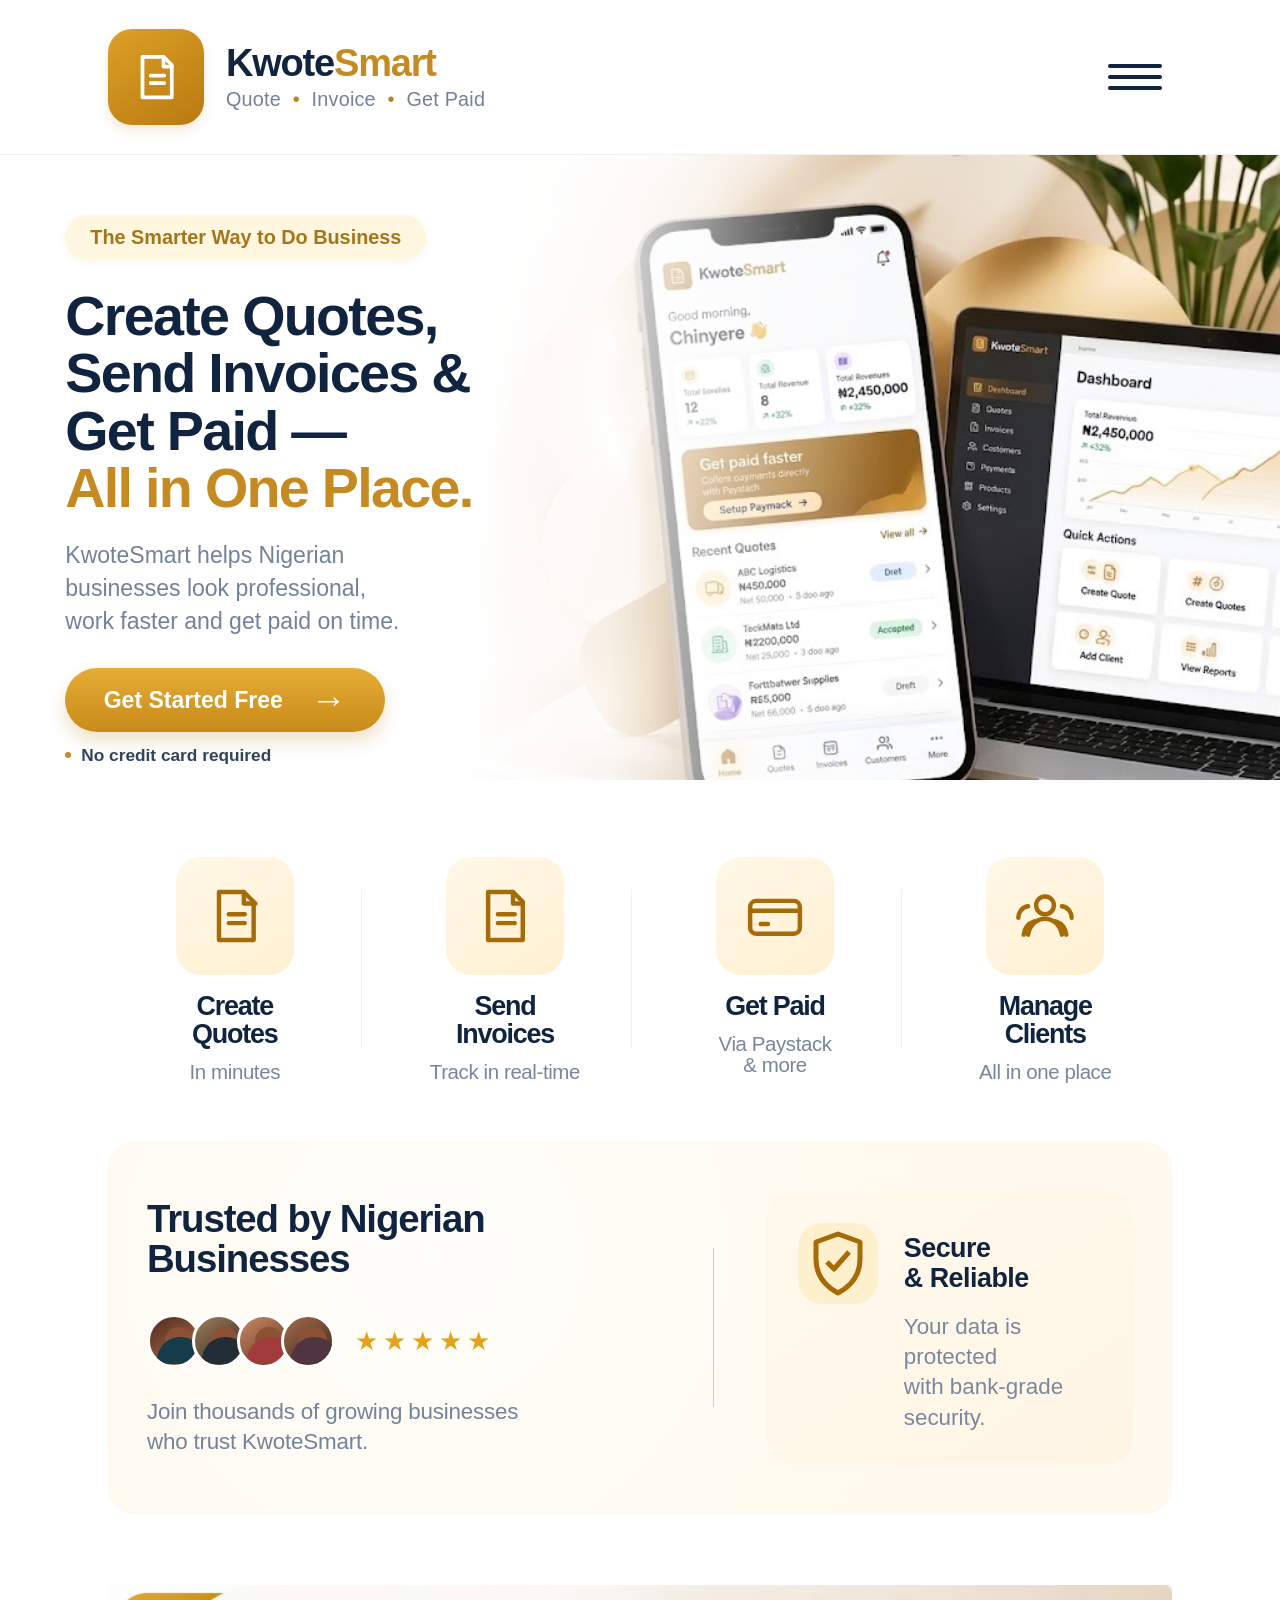
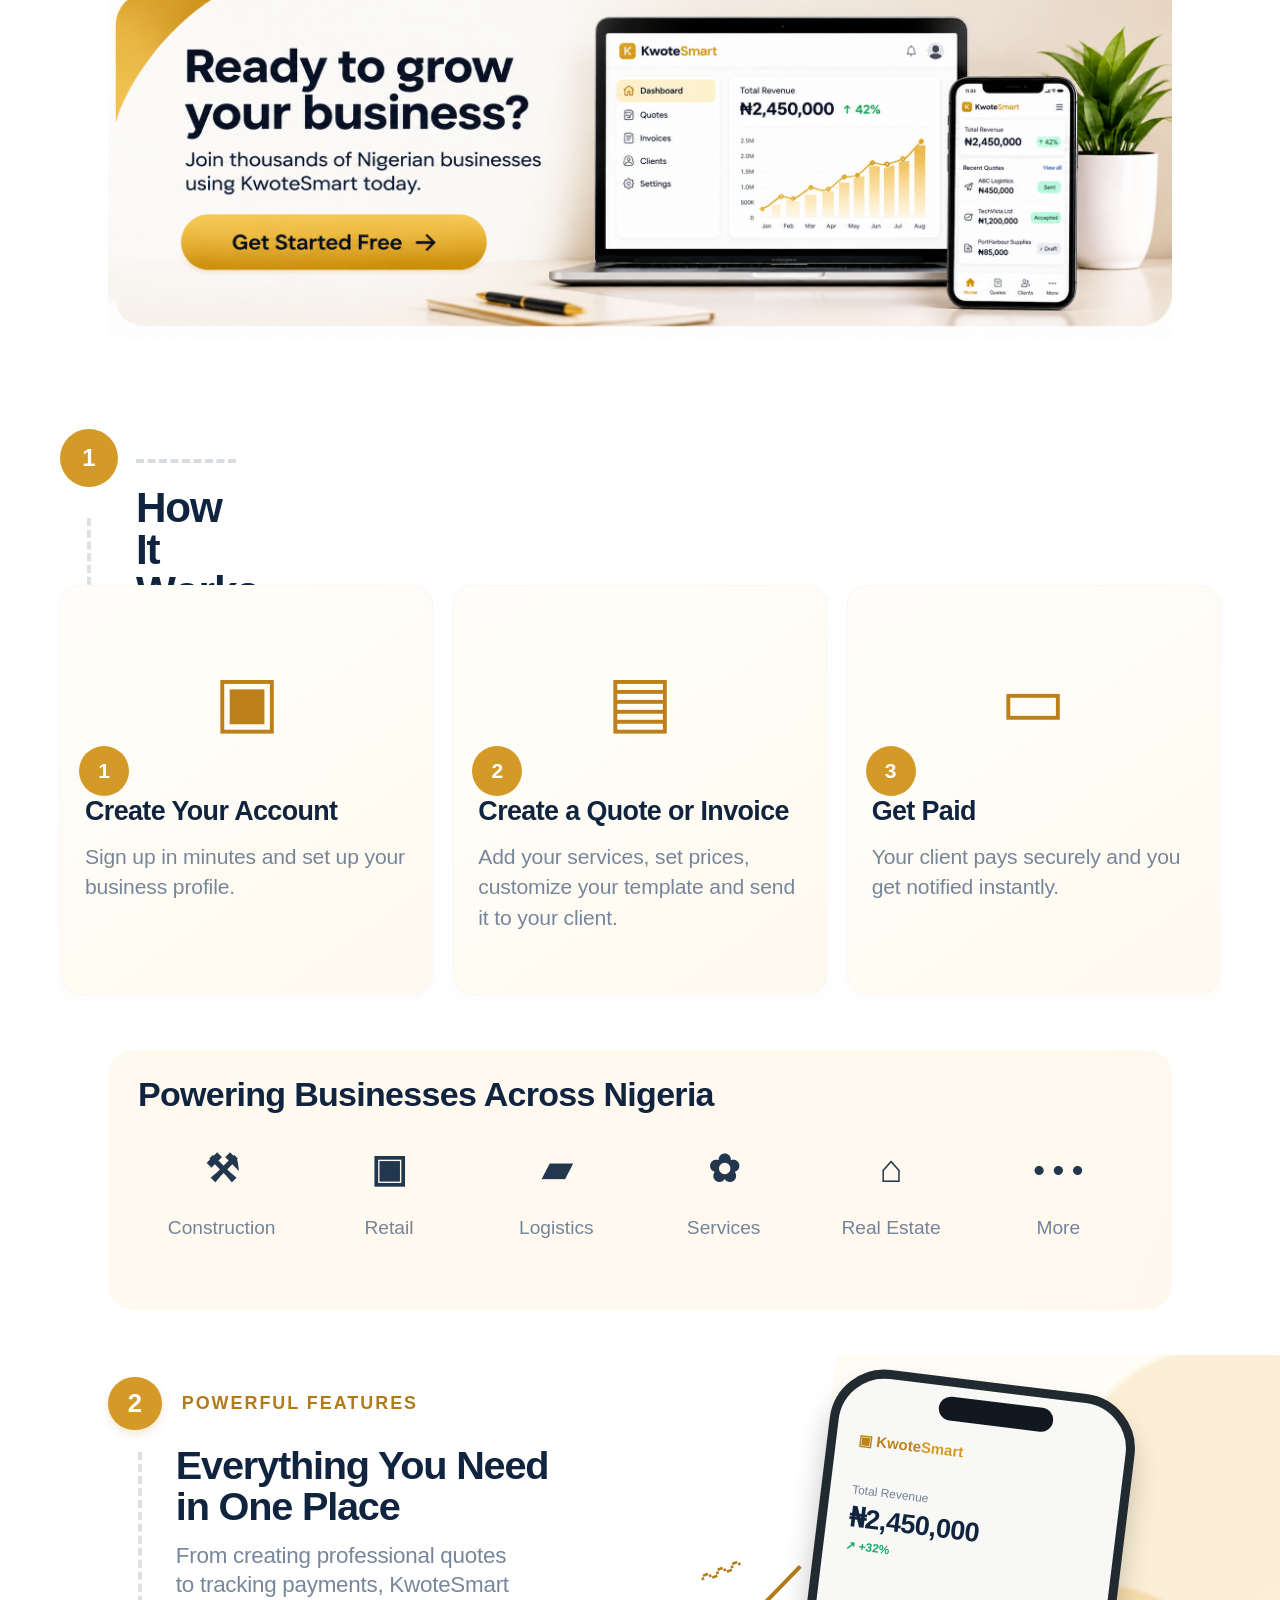
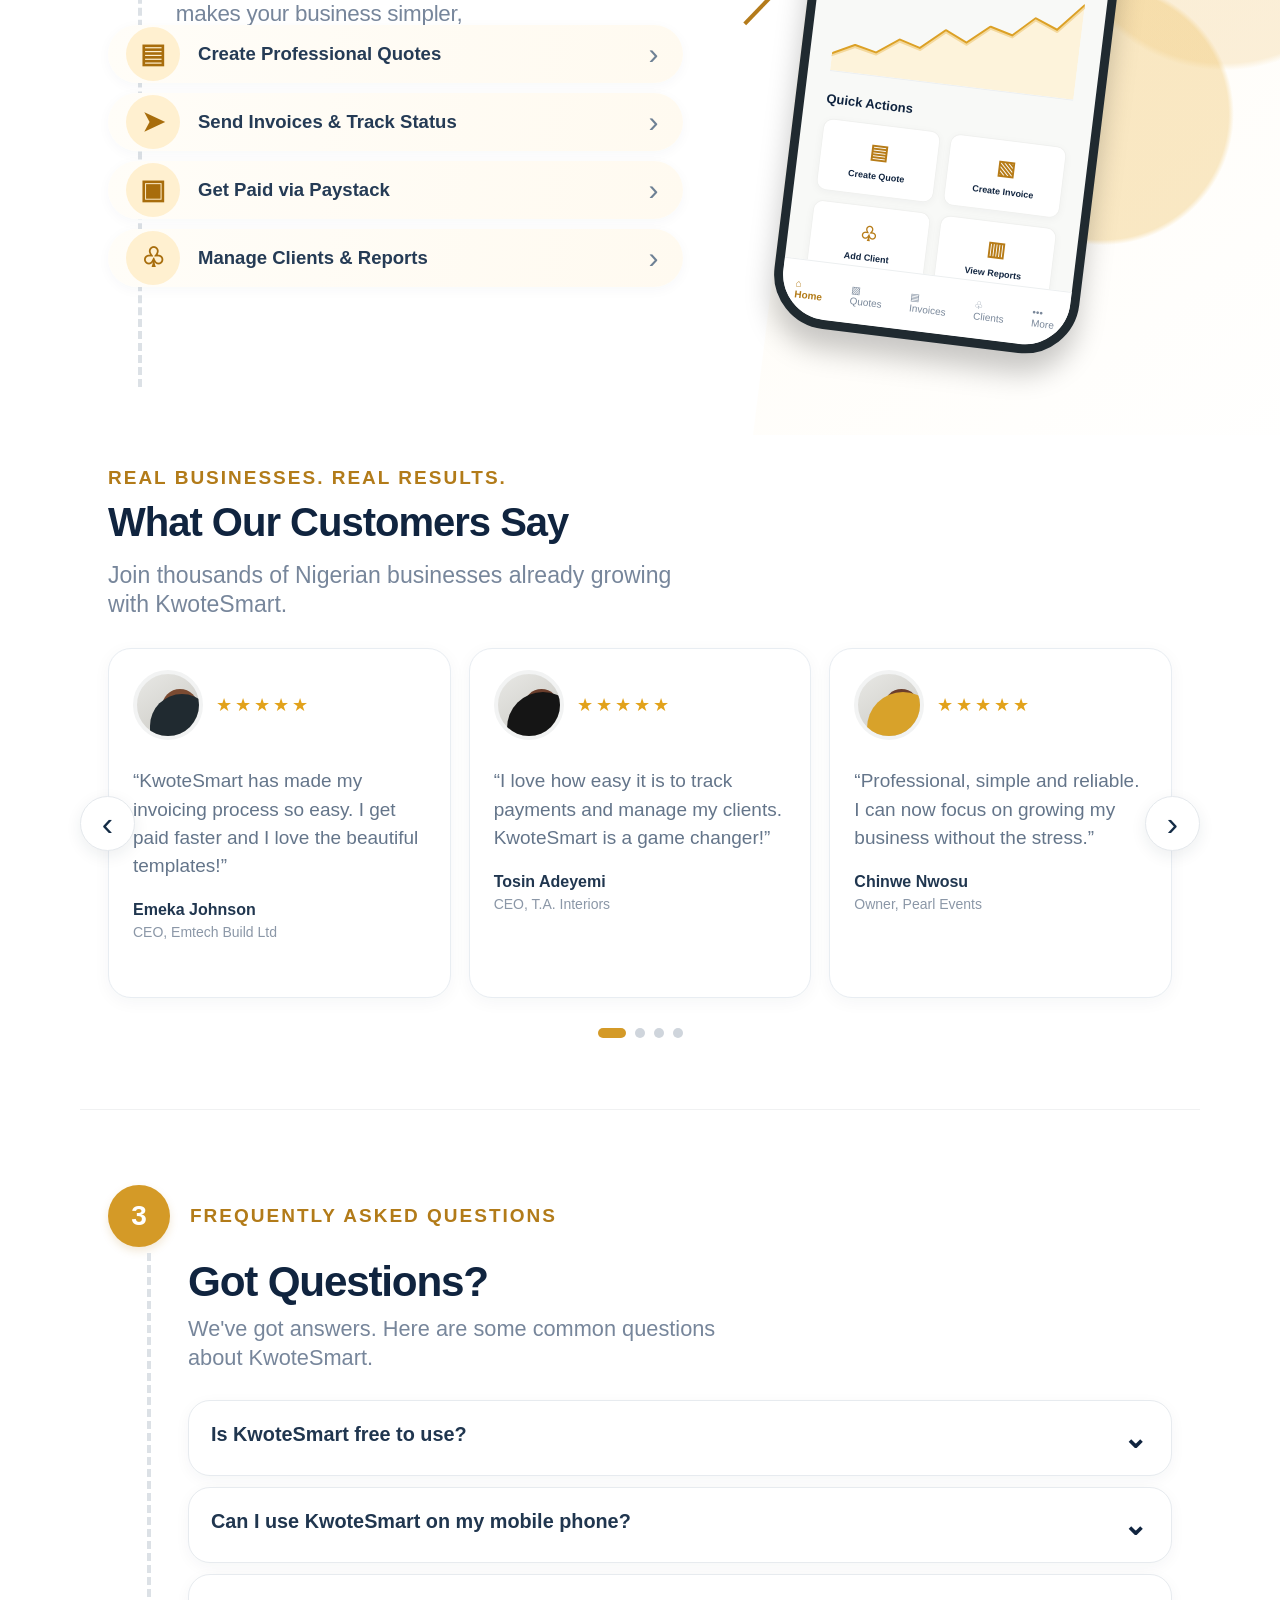
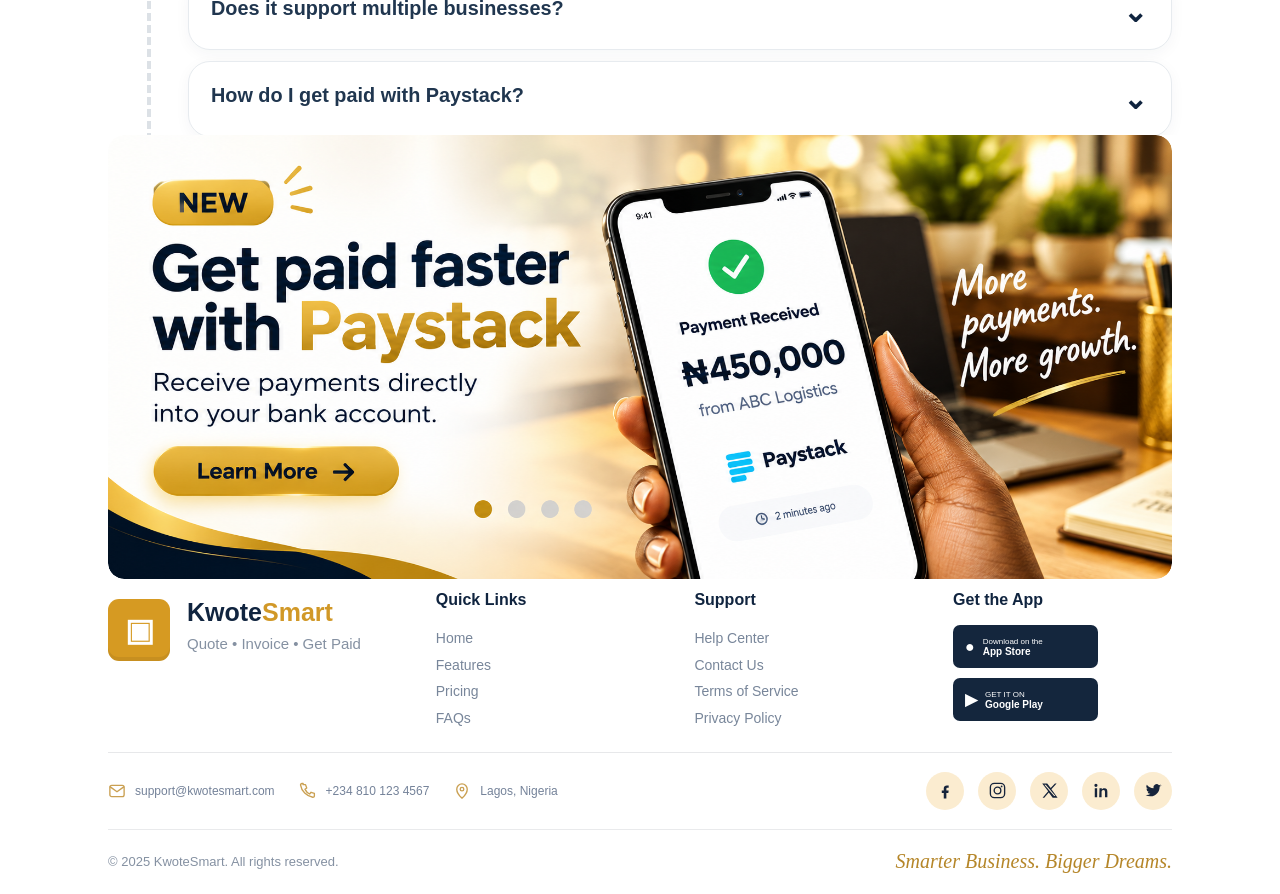
<file: kwotesmart-responsive.html>
<!DOCTYPE html>
<html lang="en">
<head>
<meta charset="UTF-8">
<meta name="viewport" content="width=device-width,initial-scale=1">
<title>KwoteSmart — Reference Rebuild</title>
<style>
*{box-sizing:border-box}
html,body{margin:0;padding:0;background:#fff;overflow-x:hidden;max-width:100%}
body{font-family:Inter,Arial,Helvetica,sans-serif;color:#10243f}
.container{width:100%;max-width:1200px;margin:0 auto;padding:0 24px;position:relative;box-sizing:border-box}
.powerful-features .container,.faq-section .container{height:100%}
:root{
 --navy:#10243f;
 --muted:#75849a;
 --gold:#c58a22;
 --pale:#fff4dd;
 --cream:#fffaf0;
 --line:#e9e8e4;
}

/* FEATURES */
.features{position:relative;width:100%;height:346px;background:#fff;margin-top:35px;padding-top:42px}
.feature-row{display:grid;grid-template-columns:repeat(4,1fr);height:275px}
.feature{height:250px;text-align:center;position:relative}
.feature:not(:last-child):after{
 content:"";position:absolute;right:0;top:42px;width:1px;height:208px;background:#eef0f3
}
.iconbox{
 width:143px;height:143px;margin:0 auto 27px;border-radius:27px;
 background:linear-gradient(145deg,#fff8e8,#fff0d1);
 display:grid;place-items:center;color:#a86d0c
}
.icon{width:72px;height:72px;display:block}
.feature h3{margin:0;font-size:34px;line-height:1.04;letter-spacing:-1.2px;font-weight:800;color:var(--navy)}
.feature p{margin:20px 0 0;font-size:27px;line-height:1.05;color:#78869a;font-weight:400;letter-spacing:-.4px}

/* TRUST */
.trust{position:relative;width:100%;height:337px;margin-top:23px}
.trust-card{
 height:337px;border-radius:27px;
 background:radial-gradient(circle at 30% 30%,#fffefb 0,#fffaf0 54%,#fff9ef 100%);
 border:1px solid #fff8ea;
 display:grid;grid-template-columns:1.15fr 1px .85fr;align-items:center;
 padding:48px 38px
}
.trust-left h2{font-size:39px;line-height:1.05;letter-spacing:-1.1px;margin:0 0 38px;font-weight:800}
.people{display:flex;align-items:center;height:62px}
.person{
 width:62px;height:62px;border-radius:50%;border:3px solid #fff;margin-left:-9px;overflow:hidden;
 position:relative;background:linear-gradient(145deg,#4e2c21,#b96f45)
}
.person:first-child{margin-left:0}
.person:before{content:"";position:absolute;width:28px;height:28px;border-radius:50%;left:15px;top:10px;background:#8d5235}
.person:after{content:"";position:absolute;width:47px;height:27px;border-radius:28px 28px 5px 5px;left:7px;bottom:1px;background:#173c49}
.person:nth-child(2){background:linear-gradient(145deg,#9e7c59,#33271f)}
.person:nth-child(2):after{background:#222d37}
.person:nth-child(3){background:linear-gradient(145deg,#c98a62,#5d3426)}
.person:nth-child(3):after{background:#a23b3b}
.person:nth-child(4){background:linear-gradient(145deg,#a66c49,#39251f)}
.person:nth-child(4):after{background:#4e3540}
.stars{margin-left:29px;color:#e4a21b;font-size:30px;letter-spacing:5px;white-space:nowrap}
.trust-left p{font-size:27px;line-height:1.35;color:#73839a;margin:25px 0 0;letter-spacing:-.2px}
.divider{width:1px;height:159px;background:#d8cfba}
.security{height:247px;border-radius:27px;background:linear-gradient(145deg,#fff9ed,#fff5e5);margin-left:57px;padding:33px 37px;display:flex;align-items:flex-start;gap:28px}
.shield{
 width:96px;height:96px;border-radius:24px;background:#fff0cd;flex:none;display:grid;place-items:center
}
.security h3{font-size:28px;line-height:1.13;margin:17px 0 27px;font-weight:800;letter-spacing:-.5px}
.security p{font-size:24px;line-height:1.35;color:#7a889c;margin:0;white-space:nowrap}

/* PAYSTACK — promotional advert banner (replaceable image) */
.pay{position:relative;width:100%;height:auto;margin-top:35px}
.pay-card{
 height:auto;aspect-ratio:1536/642;border-radius:16px;overflow:hidden;position:relative;background:#fff;
}

/* Shared: full-bleed replaceable advert artwork (used by .pay and .cta-section) */
.advert-card{
 padding:0 !important;background:#fff;transform:translateZ(0);-webkit-mask-image:-webkit-radial-gradient(white,black);
}
.advert-image{
 display:block;width:100%;height:100%;object-fit:contain;object-position:center;border-radius:inherit;
}

/* HOW IT WORKS TOP VISIBLE */
.how{position:relative;width:100%;height:760px;background:#fff;margin-top:60px}
.how-head{position:absolute;left:0;top:4px;height:170px}
.circle{width:68px;height:68px;border-radius:50%;background:#d49a27;color:#fff;display:grid;place-items:center;font-size:28px;font-weight:800}
.dash{position:absolute;left:89px;top:30px;width:126px;border-top:4px dashed #d8dce0}
.how-title{position:absolute;left:89px;top:66px;width:600px}
.how-title h2{font-size:43px;line-height:1;margin:0;font-weight:800;letter-spacing:-1.15px}
.how-title p{font-size:26px;color:#a2afc0;margin:14px 0 0;letter-spacing:-.2px}
.vertical-dash{position:absolute;left:30px;top:89px;height:284px;border-left:4px dashed #dce1e6}

/* Below-fold cards are included so the file is a complete landing-page section */
.steps{position:absolute;left:0;right:0;top:186px;display:grid;grid-template-columns:repeat(3,1fr);gap:38px}
.step{height:508px;border-radius:25px;background:linear-gradient(145deg,#fffefa,#fffaf0);border:1px solid #faf7ef;padding:22px 31px;position:relative;box-shadow:0 3px 15px rgba(39,52,70,.025)}
.step-number{position:absolute;left:18px;top:198px;width:58px;height:58px;border-radius:50%;background:#d49a27;color:#fff;display:grid;place-items:center;font-size:25px;font-weight:800}
.step-icon{height:245px;display:grid;place-items:center;color:#bd7f1a;font-size:86px}
.step h3{font-size:28px;line-height:1.12;margin:0 0 22px;font-weight:800;letter-spacing:-.6px}
.step p{font-size:23px;line-height:1.45;color:#77859a;margin:0;letter-spacing:-.15px}

.continuation-industries{
 position:relative;width:100%;height:366px;
 background:#fff;margin-top:24px;
}
.industry-cont-card{
 height:300px;width:100%;border-radius:26px;background:linear-gradient(110deg,#fffaf0,#fff8ef);
 padding:31px 40px;
}
.industry-cont-card h2{
 margin:0 0 43px;font-size:34px;line-height:1;font-weight:800;
 color:#10243f;letter-spacing:-.7px;
}
.industry-cont-grid{
 display:grid;grid-template-columns:repeat(6,1fr);text-align:center;
}
.industry-cont-grid>div{display:flex;flex-direction:column;align-items:center}
.industry-cont-icon{
 height:58px;font-size:43px;line-height:1;color:#22364e;
 display:grid;place-items:center;margin-bottom:18px;font-weight:700;
}
.industry-cont-grid span{font-size:21px;color:#75849a}
.industry-cont-icon.more{font-size:32px;letter-spacing:8px;margin-left:8px}



/* CTA — final promotional advert banner (replaceable image) */
.cta-section{position:relative;width:100%;height:auto}
.cta-card{height:auto;aspect-ratio:1536/512;width:100%;border-radius:16px;background:#fff;position:relative;overflow:hidden}
.footer{position:relative;width:100%;height:330px;color:#10243f}
.footer-top{height:177px;display:grid;grid-template-columns:1.35fr .9fr .9fr .95fr;column-gap:58px;padding:10px 0 0;border-bottom:1px solid #e7e8ea}
.footer-brand{display:flex;gap:17px;align-items:flex-start;padding-top:10px}.footer-logo{width:62px;height:62px;border-radius:11px;background:#d69a22;color:#fff;display:grid;place-items:center;font-size:31px;font-weight:800;box-shadow:inset 0 -4px 0 rgba(0,0,0,.07)}
.footer-brand strong{font-size:25px;line-height:1.1;margin-top:5px}.footer-brand strong span{color:#d19827}.footer-brand small{display:block;color:#8591a2;font-size:15px;margin-top:8px}
.footer-col h4{font-size:18px;margin:2px 0 16px}.footer-col a{display:block;text-decoration:none;color:#78869a;font-size:16px;line-height:1.9}.badges{display:flex;flex-direction:column;gap:10px}.badge{height:49px;width:167px;border-radius:7px;background:#14263d;color:#fff;display:flex;align-items:center;padding:0 12px;gap:8px;font-size:10px;font-weight:700}.badge b{font-size:16px}.badge span{font-size:8px;font-weight:400;display:block}
.footer-mid{height:76px;display:flex;align-items:center;justify-content:space-between}.contact{display:flex;gap:52px;color:#748299;font-size:14px}.contact span{display:flex;align-items:center;gap:9px}.contact span svg{width:18px;height:18px;color:#caa052;flex:none}.social{display:flex;gap:14px}.social a{width:44px;height:44px;border-radius:50%;background:#fbecd0;color:#16243b;display:grid;place-items:center;text-decoration:none;transition:background .2s}.social a svg{width:19px;height:19px}.social a:hover{background:#f4dcab}.footer-bottom{height:77px;border-top:1px solid #e9eaec;display:flex;align-items:center;justify-content:space-between;color:#8591a2;font-size:13px}.tagline{font-family:cursive;color:#b58629;font-size:20px;font-style:italic}


/* POWERFUL FEATURES + CUSTOMER TESTIMONIALS EXTENSION */
.powerful-features{
 position:relative;width:100%;height:680px;
 background:#fff;overflow:hidden;margin-top:57px;
}
.powerful-features:after{
 content:"";position:absolute;right:-80px;top:-95px;width:560px;height:820px;
 background:
   radial-gradient(circle at 55% 55%,rgba(238,191,91,.35) 0 23%,transparent 24%),
   radial-gradient(circle at 72% 28%,rgba(245,218,167,.42) 0 22%,transparent 23%),
   linear-gradient(135deg,rgba(255,250,239,.75),rgba(255,255,255,0));
 transform:rotate(7deg);pointer-events:none;
}
.feature-content{position:relative;z-index:2;width:100%;height:100%}
.feature-heading{position:absolute;left:0;top:27px;width:625px}
.feature-heading .section-label{
 display:flex;align-items:center;gap:20px;color:#b27b19;font-size:20px;
 font-weight:800;letter-spacing:2px;text-transform:uppercase;
}
.feature-heading .section-number{
 width:62px;height:62px;border-radius:50%;background:#d49a27;color:#fff;
 display:grid;place-items:center;font-size:28px;letter-spacing:0;
 box-shadow:0 4px 9px rgba(185,130,28,.18);
}
.feature-heading h2{
 margin:15px 0 16px 80px;font-size:42px;line-height:1.02;letter-spacing:-1.2px;
 font-weight:800;color:#10243f;
}
.feature-heading p{
 margin:0 0 0 80px;width:520px;font-size:25px;line-height:1.28;
 color:#77869b;letter-spacing:-.25px;
}
.feature-dashed{
 position:absolute;left:30px;top:97px;height:535px;border-left:4px dashed #dce1e6;
}
.feature-list{
 position:absolute;left:0;top:307px;width:590px;display:flex;flex-direction:column;gap:12px;
}
.feature-item{
 height:68px;border-radius:34px;background:linear-gradient(100deg,#fffdf8,#fffaf0);
 display:flex;align-items:center;padding:0 24px 0 18px;
 box-shadow:0 3px 13px rgba(40,56,75,.035);
}
.feature-item .item-icon{
 width:54px;height:54px;border-radius:50%;background:#fff0d0;color:#a86d0c;
 display:grid;place-items:center;font-size:27px;font-weight:800;flex:none;
}
.feature-item .item-text{
 margin-left:18px;font-size:21px;font-weight:700;color:#253b55;
}
.feature-item .item-arrow{
 margin-left:auto;font-size:30px;color:#6e8195;font-weight:400;
}
.feature-phone{
 position:absolute;z-index:4;right:74px;top:26px;width:330px;height:610px;
 background:#f8f9f7;border:9px solid #202a30;border-radius:55px;
 transform:rotate(7deg);box-shadow:0 20px 28px rgba(0,0,0,.22);
 padding:55px 22px 20px;color:#10243f;overflow:hidden;
}
.feature-phone:before{
 content:"";position:absolute;top:10px;left:98px;width:115px;height:24px;
 border-radius:15px;background:#111820;
}
.feature-phone .phone-brand{
 font-size:15px;font-weight:800;color:#bd821b;text-align:left;margin-bottom:34px;
}
.phone-revenue-label{font-size:12px;color:#718096;margin-bottom:5px}
.phone-revenue{font-size:27px;font-weight:800;letter-spacing:-.6px}
.phone-growth{font-size:12px;color:#18a875;font-weight:800;margin-top:5px}
.phone-chart{
 height:105px;margin:15px 0 20px;border-bottom:1px solid #edf0f2;
}
.phone-chart svg{width:100%;height:100%}
.phone-actions-title{font-size:13px;font-weight:800;margin-bottom:12px}
.phone-action-grid{display:grid;grid-template-columns:1fr 1fr;gap:10px}
.phone-action{
 height:72px;border:1px solid #f0f1ef;border-radius:10px;background:#fff;
 display:flex;flex-direction:column;align-items:center;justify-content:center;
 gap:7px;box-shadow:0 2px 8px rgba(20,38,61,.04);
}
.phone-action b{font-size:20px;color:#b77c18}.phone-action span{font-size:9px;font-weight:700}
.phone-bottom{
 position:absolute;left:0;right:0;bottom:0;height:58px;border-top:1px solid #eceff0;
 background:#fff;display:flex;align-items:center;justify-content:space-around;
 font-size:10px;color:#7a889a;
}
.phone-bottom .active{color:#b27a16;font-weight:800}
.feature-scribbles{
 position:absolute;z-index:3;right:370px;top:184px;color:#b47b1b;
 font-size:42px;font-weight:400;transform:rotate(-22deg);
}
.feature-scribbles:after{
 content:"";display:block;width:80px;border-top:4px solid #b47b1b;
 transform:rotate(-24deg);margin:12px 0 0 20px;
}

.testimonials{
 position:relative;width:100%;height:920px;
 background:#fff;margin-top:0;
}
.testimonial-heading{padding-top:38px}
.testimonial-label{
 margin:0 0 12px;font-size:19px;font-weight:800;letter-spacing:2px;
 color:#b27b19;text-transform:uppercase;
}
.testimonial-heading h2{
 margin:0;font-size:40px;line-height:1.05;letter-spacing:-1px;font-weight:800;color:#10243f;
}
.testimonial-heading p{
 margin:18px 0 0;font-size:24px;line-height:1.3;color:#77869b;width:700px;
}
.testimonial-track{
 position:relative;margin-top:28px;width:100%;height:395px;
 display:grid;grid-template-columns:repeat(3,1fr);gap:30px;
}
.testimonial-slider{display:contents}
.testimonial-card{
 height:395px;border:1px solid #e8edf2;border-radius:23px;background:#fff;
 padding:25px 31px;box-shadow:0 4px 17px rgba(30,47,68,.045);position:relative;
}
.customer-top{display:flex;align-items:center}
.avatar{
 width:90px;height:90px;border-radius:50%;border:4px solid #f2f3f3;
 position:relative;overflow:hidden;flex:none;
 background:linear-gradient(145deg,#e8e8e5,#c9c8c2);
}
.avatar:before{
 content:"";position:absolute;width:36px;height:36px;border-radius:50%;
 left:25px;top:15px;background:#7b4b32;
}
.avatar:after{
 content:"";position:absolute;width:64px;height:45px;border-radius:38px 38px 9px 9px;
 left:13px;bottom:-3px;background:#202a30;
}
.avatar.woman:before{background:#6b3e2c;width:35px;height:35px;left:26px;top:15px}
.avatar.woman:after{background:#151515;width:72px;height:52px;left:9px;bottom:-8px}
.avatar.yellow:after{background:#d8a22a}
.rating{
 margin-left:18px;color:#e2a21b;font-size:22px;letter-spacing:3px;white-space:nowrap;
}
.testimonial-card blockquote{
 margin:27px 0 21px;font-size:19px;line-height:1.48;color:#64758a;
}
.customer-name{font-size:18px;font-weight:800;color:#20364f;margin-bottom:5px}
.customer-role{font-size:16px;color:#8b97a7}
.carousel-arrow{
 position:absolute;top:148px;width:72px;height:72px;border-radius:50%;
 background:#fff;border:1px solid #e5e9ed;box-shadow:0 5px 16px rgba(30,47,68,.08);
 display:grid;place-items:center;font-size:42px;color:#142c46;z-index:5;
}
.carousel-arrow.left{left:-43px}
.carousel-arrow.right{right:-43px}
.testimonial-dots{
 display:flex;justify-content:center;gap:9px;margin-top:30px;
}
.testimonial-dot{
 width:10px;height:10px;border-radius:50%;background:#cfd5dc;
}
.testimonial-dot.active{background:#d49a27;width:28px;border-radius:8px}
.testimonial-space{
 position:absolute;left:80px;right:80px;bottom:45px;height:1px;background:#f0f1f2;
}

/* FAQ + FINAL CTA EXTENSION */
.faq-section{
 position:relative;width:100%;height:680px;
 background:#fff;overflow:hidden;margin-top:0;
}
.faq-inner{width:100%;height:100%;position:relative}
.faq-dashed{
 position:absolute;left:39px;top:98px;height:500px;border-left:4px dashed #dce1e6;
}
.faq-heading{padding-top:30px;margin-left:0}
.faq-label{
 display:flex;align-items:center;gap:20px;color:#b27b19;font-size:19px;
 font-weight:800;letter-spacing:2px;text-transform:uppercase;
}
.faq-number{
 width:62px;height:62px;border-radius:50%;background:#d49a27;color:#fff;
 display:grid;place-items:center;font-size:28px;letter-spacing:0;
 box-shadow:0 4px 9px rgba(185,130,28,.18);
}
.faq-heading h2{
 margin:13px 0 12px 80px;font-size:43px;line-height:1.04;
 letter-spacing:-1.2px;font-weight:800;color:#10243f;
}
.faq-heading p{
 margin:0 0 0 80px;font-size:24px;line-height:1.32;color:#77869b;
}
.faq-list{
 position:absolute;left:80px;right:0;top:270px;
 display:flex;flex-direction:column;gap:14px;
}
.faq-item{
 border:1px solid #e7ebef;border-radius:22px;background:#fff;
 min-height:76px;box-shadow:0 4px 15px rgba(30,47,68,.045);
 overflow:hidden;
}
.faq-question{
 min-height:76px;padding:0 28px;display:flex;align-items:center;
 justify-content:space-between;font-size:21px;font-weight:700;color:#20364f;
 cursor:pointer;
}
.faq-chevron{
 width:28px;height:28px;display:grid;place-items:center;
 font-size:29px;color:#10243f;transition:transform .2s ease;
}
.faq-answer{
 max-height:0;overflow:hidden;padding:0 28px;color:#718197;
 font-size:18px;line-height:1.5;transition:max-height .25s ease,padding .25s ease;
}
.faq-item.open .faq-answer{max-height:130px;padding:0 28px 20px}
.faq-item.open .faq-chevron{transform:rotate(180deg)}



/* Banner height now comes from aspect-ratio (matches the real image dimensions) so
   nothing is cropped; see .pay-card / .cta-card above. */


/* TOP NAVIGATION + HERO */
.top-hero {
 position:relative;width:100%;height:980px;background:#fff;overflow:hidden;
}
.top-nav {
 height:245px;width:100%;display:flex;align-items:center;
 border-bottom:1px solid #f1f1ef;background:#fff;position:relative;z-index:10;
}
.top-nav .container{
 height:100%;display:flex;align-items:center;justify-content:space-between;
}
.brand {
 display:flex;align-items:center;gap:24px;
}
.brand-mark {
 width:120px;height:120px;border-radius:28px;background:linear-gradient(145deg,#dca127,#b87910);
 display:grid;place-items:center;box-shadow:0 6px 12px rgba(178,120,17,.16);
}
.brand-mark svg {width:66px;height:66px}
.brand-name {
 font-size:42px;line-height:1;font-weight:800;letter-spacing:-1.6px;color:#10243f;
}
.brand-name span {color:#c58a22}
.brand-sub {
 margin-top:9px;font-size:23px;color:#738299;letter-spacing:.2px;
}
.brand-sub b {color:#b98320;font-weight:500;margin:0 8px}
.menu-button {
 width:72px;height:60px;border:0;background:transparent;display:flex;flex-direction:column;
 justify-content:center;gap:9px;padding:0;cursor:pointer;
}
.menu-button i {display:block;height:5px;width:66px;border-radius:4px;background:#10243f}
.hero-pill {
 display:inline-flex;align-items:center;height:52px;padding:0 25px;border-radius:28px;
 background:#fff6df;color:#a5741b;font-size:22px;font-weight:700;
 box-shadow:0 2px 8px rgba(196,145,47,.08);
}
.hero-copy h1 .gold {color:#c58a22}
.dashboard-card {
 position:absolute;z-index:6;left:670px;bottom:-55px;width:335px;height:430px;
 background:rgba(255,255,255,.97);border-radius:27px;border:1px solid #e8ecef;
 transform:rotate(-4deg);box-shadow:0 15px 30px rgba(25,43,62,.19);
 padding:28px 24px 20px;color:#10243f;
}
.dashboard-card .mini-brand {
 font-size:15px;font-weight:800;color:#b57a15;margin-bottom:28px;
}
.dashboard-card .mini-brand span {color:#c58a22}
.dashboard-label {font-size:13px;color:#7c8999}
.dashboard-total {font-size:29px;font-weight:800;margin-top:5px}
.dashboard-growth {font-size:13px;color:#1ca879;font-weight:800;margin-top:5px}
.dashboard-chart {height:82px;margin:13px 0 16px;border-bottom:1px solid #edf0f2}
.dashboard-chart svg {width:100%;height:100%}
.dashboard-title {font-size:14px;font-weight:800;margin-bottom:10px}
.quote-row {
 display:flex;align-items:center;justify-content:space-between;padding:10px 8px;
 border-top:1px solid #f0f1f2;font-size:10px;
}
.quote-row strong {font-size:11px}
.status {padding:5px 8px;border-radius:10px;background:#e1f6ed;color:#1a9d72;font-weight:700}
.status.draft {background:#edf0f4;color:#778598}
.dashboard-bottom {
 position:absolute;left:0;right:0;bottom:0;height:55px;border-top:1px solid #edf0f1;
 display:flex;align-items:center;justify-content:space-around;background:#fff;border-radius:0 0 27px 27px;
 font-size:9px;color:#718197;
}
.dashboard-bottom .active {color:#b27b19;font-weight:800}
.hero-scribble {
 position:absolute;z-index:5;right:60px;top:110px;color:#b37a18;
 font-family:"Comic Sans MS",cursive;font-size:35px;line-height:1.03;font-style:italic;
 font-weight:700;transform:rotate(-6deg);
}
.hero-scribble:after {
 content:"";display:block;width:130px;border-bottom:4px solid #c68b1e;margin:12px 0 0 8px;transform:rotate(-6deg);
}
.hero-accent {
 position:absolute;z-index:3;right:420px;top:255px;width:95px;height:5px;
 background:#c58a22;transform:rotate(-31deg);border-radius:5px;
}
.hero-accent:after {
 content:"";position:absolute;width:70px;height:5px;background:#c58a22;left:-13px;top:34px;transform:rotate(-7deg);border-radius:5px;
}

/* FINAL HERO REBUILD — seamless photo layer from the supplied first reference */
.top-hero{
 position:relative;width:100%;height:980px;background:#fff;overflow:hidden;
}
.hero{
 position:relative;width:100%;height:735px;overflow:hidden;
 background-image:url('/assets/images/hero-bg.jpg');
 background-size:cover;
 background-position:center right;
}
.hero-photo{
 position:absolute;inset:0;width:68%;z-index:1;
 background:linear-gradient(to right,#ffffff 0%,#ffffff 52%,rgba(255,255,255,0.88) 68%,rgba(255,255,255,0) 100%);
}
.hero-copy{
 position:relative;z-index:2;width:52%;max-width:620px;padding:60px 0 0 78px;
}
.hero-copy h1{
 margin:30px 0 22px;font-size:61px;line-height:1.03;letter-spacing:-2.3px;
 color:#10243f;font-weight:800;
}
.hero-copy p{
 margin:0;width:555px;font-size:25px;line-height:1.42;color:#738299;
}
.hero-cta{
 margin-top:34px;height:76px;padding:0 40px;border:0;border-radius:40px;
 background:linear-gradient(180deg,#e5ad35,#c98a19);color:#fff;
 display:inline-flex;align-items:center;gap:31px;font-size:25px;font-weight:800;
 box-shadow:0 9px 18px rgba(189,130,23,.24);text-decoration:none;
}
.hero-cta b{font-size:39px;font-weight:400;line-height:0}
.hero-note{
 margin-top:18px;font-size:19px;color:#30445d;font-weight:600;
}
.hero-note:before{
 content:"";display:inline-block;width:6px;height:6px;border-radius:50%;
 background:#c58a22;margin:0 10px 3px 0;
}

/* ============ MOBILE (max-width:768px) ============ */
@media(max-width:768px){
 .container{padding:0 16px}

 /* Features */
 .features{height:auto;padding:36px 0}
 .feature-row{display:grid;grid-template-columns:repeat(2,1fr);gap:28px 16px;height:auto}
 .feature{height:auto}
 .feature:not(:last-child):after{display:none}

 /* Trust */
 .trust{height:auto}
 .trust-card{height:auto;display:flex;flex-direction:column;padding:28px 24px;gap:20px}
 .divider{display:none}
 .trust-left h2{font-size:28px;margin-bottom:20px}
 .people{flex-wrap:wrap;height:auto;row-gap:10px}
 .person{width:46px;height:46px}
 .stars{white-space:normal;margin-left:14px;font-size:22px;letter-spacing:3px}
 .security{height:auto;margin-left:0;padding:24px;gap:18px}
 .security p{white-space:normal;font-size:18px}
 .security h3{font-size:22px;margin:12px 0 12px}

 /* Pay — advert image */
 .pay{height:auto}
 .pay-card{height:auto;aspect-ratio:1536/642;border-radius:12px}

 /* How it works */
 .how{height:auto;padding:36px 0}
 .how-head{position:static;height:auto}
 .circle,.dash,.vertical-dash{display:none}
 .how-title{position:static !important;width:100% !important}
 .steps{position:static;grid-template-columns:1fr;gap:24px;margin-top:20px}
 .step{height:auto;padding:26px 24px}
 .step-number{position:static;margin-bottom:10px}

 /* Industries */
 .continuation-industries{height:auto}
 .industry-cont-card{height:auto;padding:32px 28px}
 .industry-cont-card h2{font-size:26px;margin:0 0 28px}
 .industry-cont-grid{grid-template-columns:repeat(2,1fr);row-gap:36px;column-gap:16px}
 .industry-cont-icon{height:44px;font-size:32px;margin-bottom:12px}
 .industry-cont-icon.more{font-size:24px;letter-spacing:6px;margin-left:6px}
 .industry-cont-grid span{font-size:16px}

 /* Powerful features */
 /* POWERFUL FEATURES — exact match to reference (mobile) */
 .powerful-features{height:auto!important;padding-top:28px!important;padding-bottom:34px!important;overflow:hidden!important}
 .feature-content{width:100%!important;height:auto!important;position:relative!important}
 .feature-dashed,.feature-scribbles{display:none!important}
 .feature-heading{position:relative!important;left:auto!important;top:auto!important;width:100%!important}
 .feature-heading .section-label{gap:12px!important;font-size:13px!important;letter-spacing:1.2px!important}
 .feature-heading .section-number{width:48px!important;height:48px!important;font-size:20px!important}
 .feature-heading h2{font-size:31px!important;margin:14px 0 12px 0!important}
 .feature-heading p{width:100%!important;font-size:16px!important;line-height:1.4!important;margin:0!important}
 .feature-list{position:relative!important;left:auto!important;top:auto!important;width:100%!important;margin-top:24px!important;gap:10px!important}
 .feature-item{height:56px!important;border-radius:29px!important;padding:0 14px 0 10px!important}
 .feature-item .item-icon{width:40px!important;height:40px!important;font-size:20px!important}
 .feature-item .item-text{font-size:14px!important;margin-left:12px!important}
 .feature-item .item-arrow{font-size:24px!important}
 .feature-phone{display:none!important}

 /* Testimonials */
 .testimonials{height:auto;padding:36px 0}
 .testimonial-heading p{width:100% !important;font-size:16px}
 .testimonial-track{display:block;overflow:hidden;height:auto;width:100%}
 .testimonial-slider{display:flex !important;transition:transform .35s ease;touch-action:pan-y}
 .testimonial-card{flex:0 0 100%;width:100%;height:auto;min-height:0;box-sizing:border-box}
 .carousel-arrow{display:none}
 .testimonial-space{display:none}
 .testimonial-dots .testimonial-dot:nth-child(n+4){display:none}
 .testimonial-dots .testimonial-dot{cursor:pointer}

 /* FAQ */
 .faq-section{height:auto;padding:36px 0;overflow:visible}
 .faq-inner{height:auto}
 .faq-dashed{display:none}
 .faq-heading{position:static !important;width:100% !important;margin-left:0}
 .faq-list{position:static !important;width:100% !important;margin-top:24px}

 /* CTA — advert image */
 .cta-section{height:auto;padding:36px 0}
 .cta-card{height:auto;aspect-ratio:1536/512;border-radius:12px}

 /* Footer */
 .footer{height:auto;padding:32px 0}
 .footer-top{height:auto;grid-template-columns:1fr;gap:28px}
 .footer-mid{flex-direction:column;gap:24px;align-items:flex-start;height:auto;padding:24px 0}
 .contact{flex-direction:column;gap:18px;align-items:flex-start;font-size:16px}
 .contact span svg{width:20px;height:20px}
 .social{gap:16px}
 .footer-bottom{flex-direction:column;gap:10px;align-items:flex-start;height:auto;padding:22px 0}
 .tagline{font-size:19px}
}

/* ============ MOBILE HERO — exact match to KwoteSmart v20 reference (max-width:700px) ============ */
@media (max-width:700px){
  .top-hero{width:100%!important;height:auto!important;position:relative!important;left:0!important;top:0!important;overflow:hidden!important}

  /* HEADER — exact match to reference (72px bar, 18px side padding) */
  .top-nav{height:72px!important;padding:0 18px!important;border-bottom:1px solid #eee!important}
  .top-nav .container{padding:0!important;max-width:none!important}
  .brand{gap:10px!important}.brand-mark{width:42px!important;height:42px!important;border-radius:11px!important}.brand-mark svg{width:24px!important;height:24px!important}
  .brand-name{font-size:20px!important;letter-spacing:-.7px!important}.brand-sub{font-size:10px!important;margin-top:4px!important}.brand-sub b{margin:0 3px!important}
  .menu-button{width:42px!important;height:42px!important;gap:5px!important}.menu-button i{width:22px!important;height:2px!important}

  .hero{height:620px!important;min-height:620px!important;padding:0!important;position:relative!important;overflow:hidden!important;background:#fff!important}
  .hero-photo{
    position:absolute!important;right:0!important;left:auto!important;top:0!important;bottom:auto!important;
    width:72%!important;height:100%!important;max-width:none!important;
    background-image:url('assets/images/hero-bg.jpg')!important;
    background-repeat:no-repeat!important;
    background-size:cover!important;background-position:58% top!important;opacity:1!important;
  }
  .hero-photo:after{
    content:""!important;position:absolute!important;inset:0!important;
    background:linear-gradient(90deg,#fff 0%,rgba(255,255,255,.96) 8%,rgba(255,255,255,.65) 25%,rgba(255,255,255,0) 53%)!important;
  }
  .hero-copy{position:absolute!important;left:20px!important;top:53px!important;width:55%!important;max-width:55%!important;padding:0!important;z-index:5!important}
  .hero-pill{height:28px!important;padding:0 12px!important;border-radius:16px!important;font-size:10px!important;white-space:nowrap!important}
  .hero-copy h1{margin:18px 0 14px!important;font-size:30px!important;line-height:1.03!important;letter-spacing:-1.1px!important}
  .hero-copy p{width:100%!important;max-width:245px!important;font-size:14px!important;line-height:1.35!important;margin:0!important}
  .hero-cta{margin-top:18px!important;height:48px!important;padding:0 18px!important;gap:12px!important;border-radius:25px!important;font-size:14px!important;white-space:nowrap!important}
  .hero-cta b{font-size:24px!important}.hero-note{margin-top:9px!important;font-size:11px!important}.hero-note:before{width:4px!important;height:4px!important;margin-right:6px!important}
  .dashboard-card{display:block!important;left:auto!important;right:21%!important;bottom:-33px!important;width:190px!important;height:244px!important;border-radius:18px!important;padding:16px 14px 12px!important;transform:rotate(-4deg)!important;z-index:7!important}
  .dashboard-card .mini-brand{font-size:9px!important;margin-bottom:15px!important}.dashboard-label{font-size:8px!important}.dashboard-total{font-size:17px!important}.dashboard-growth{font-size:8px!important}.dashboard-chart{height:48px!important;margin:8px 0 10px!important}.dashboard-title{font-size:9px!important;margin-bottom:6px!important}.quote-row{font-size:7px!important;padding:5px 4px!important}.dashboard-bottom{font-size:7px!important}
  .hero-scribble{display:none!important}.hero-accent{display:none!important}

  /* FEATURE STRIP (Create Quotes / Send Invoices / Get Paid / Manage Clients) — exact match to reference */
  .features{width:100%!important;height:auto!important;padding:35px 12px 18px!important;overflow:hidden!important}
  .features .container{padding:0!important}
  .feature-row{display:grid!important;grid-template-columns:repeat(4,1fr)!important;gap:0!important;width:100%!important;height:auto!important}
  .feature{height:auto!important;min-height:160px!important;padding:0 3px 8px!important;text-align:center!important}
  .feature:not(:last-child):after{display:block!important;right:0!important;top:8px!important;height:135px!important;width:1px!important;background:#eef0f3!important}
  .iconbox{width:58px!important;height:58px!important;border-radius:16px!important;margin:0 auto 11px!important}.icon{width:31px!important;height:31px!important}
  .feature h3{font-size:15px!important;line-height:1.05!important;letter-spacing:-.25px!important}.feature p{font-size:11px!important;line-height:1.18!important;margin-top:8px!important}

  /* TRUST BADGE — shield centered, writing centered underneath */
  .security{align-self:stretch!important;width:100%!important;flex-direction:column!important;align-items:center!important;justify-content:center!important;text-align:center!important;gap:14px!important;margin:0!important;padding:26px 20px!important}
  .security .shield{margin:0 auto!important}
  .security > div:last-child{width:100%!important;text-align:center!important}
  .security h3{margin:0 0 10px!important;text-align:center!important}
  .security p{margin:0 auto!important;text-align:center!important}

  /* FAQ — exact match to reference (mobile) */
  .faq-section{height:auto!important;padding:26px 0 30px!important;overflow:hidden!important}
  .faq-section .container{padding:0 20px!important}
  .faq-inner{width:100%!important;height:auto!important;position:relative!important}.faq-dashed{display:none!important}
  .faq-heading{position:relative!important;width:100%!important;padding-top:0!important;margin-left:0!important}
  .faq-label{gap:12px!important;font-size:13px!important;letter-spacing:1.2px!important}
  .faq-number{width:48px!important;height:48px!important;font-size:20px!important;flex:none!important}
  .faq-heading h2{font-size:31px!important;margin:14px 0 10px 0!important}
  .faq-heading p{font-size:16px!important;line-height:1.4!important;margin:0!important}
  .faq-list{position:relative!important;left:auto!important;top:auto!important;width:100%!important;margin-top:22px!important;gap:10px!important}
  .faq-item{border-radius:16px!important}
  .faq-question{min-height:62px!important;padding:0 17px!important;font-size:15px!important}
  .faq-answer{font-size:14px!important;padding-left:17px!important;padding-right:17px!important}
}


/* ============ RESPONSIVE INTERMEDIATE SIZES: TABLET → SMALL DESKTOP ============
   Keeps the supplied mobile design intact at <=700px and the large desktop
   composition at >=1366px, while preventing fixed desktop dimensions from
   overflowing 701–1365px screens. */
@media (min-width:701px) and (max-width:1365px){
  html,body{overflow-x:hidden}
  .container{max-width:1160px;padding-left:clamp(22px,4vw,48px);padding-right:clamp(22px,4vw,48px)}

  /* Header / hero */
  .top-hero{height:auto;min-height:700px}
  .top-nav{height:clamp(112px,15vw,185px)}
  .brand{gap:clamp(12px,1.8vw,22px)}
  .brand-mark{width:clamp(62px,8vw,96px);height:clamp(62px,8vw,96px);border-radius:clamp(16px,2vw,24px)}
  .brand-mark svg{width:clamp(36px,4.4vw,54px);height:clamp(36px,4.4vw,54px)}
  .brand-name{font-size:clamp(27px,3.15vw,38px);letter-spacing:-1.2px}
  .brand-sub{font-size:clamp(14px,1.55vw,20px);margin-top:6px}
  .brand-sub b{margin:0 6px}
  .menu-button{width:clamp(48px,5vw,66px);height:50px;gap:7px}
  .menu-button i{width:clamp(38px,4.2vw,58px);height:4px}

  .hero{height:clamp(545px,48vw,735px);background-position:center right}
  .hero-photo{width:70%}
  .hero-copy{width:55%;max-width:none;padding:clamp(42px,5vw,60px) 0 0 clamp(22px,5.1vw,78px)}
  .hero-pill{height:clamp(40px,3.5vw,52px);padding:0 clamp(17px,2vw,25px);font-size:clamp(16px,1.55vw,22px)}
  .hero-copy h1{margin:clamp(22px,2.2vw,30px) 0 clamp(16px,1.8vw,22px);font-size:clamp(42px,4.35vw,61px);letter-spacing:-1.7px}
  .hero-copy p{width:min(555px,92%);font-size:clamp(18px,1.8vw,25px)}
  .hero-cta{margin-top:clamp(22px,2.4vw,34px);height:clamp(58px,5vw,76px);padding:0 clamp(26px,3vw,40px);gap:clamp(18px,2.2vw,31px);font-size:clamp(18px,1.8vw,25px)}
  .hero-cta b{font-size:clamp(29px,2.8vw,39px)}
  .hero-note{margin-top:13px;font-size:clamp(14px,1.35vw,19px)}
  .dashboard-card{left:auto;right:clamp(30px,10vw,190px);bottom:clamp(-55px,-4vw,-25px);width:clamp(260px,25vw,335px);height:clamp(335px,32vw,430px);padding:clamp(20px,2vw,28px) clamp(18px,1.7vw,24px) 18px}
  .dashboard-card .mini-brand{font-size:clamp(12px,1.1vw,15px);margin-bottom:clamp(18px,2vw,28px)}
  .dashboard-total{font-size:clamp(23px,2.1vw,29px)}
  .dashboard-chart{height:clamp(64px,6vw,82px)}

  /* Four feature strip */
  .features{height:auto;padding:clamp(34px,4vw,42px) 0}
  .feature-row{height:auto;grid-template-columns:repeat(4,1fr);gap:clamp(8px,1.3vw,20px)}
  .feature{height:auto;min-height:205px;padding:0 clamp(4px,1vw,12px)}
  .feature:not(:last-child):after{top:32px;height:160px}
  .iconbox{width:clamp(92px,9.2vw,128px);height:clamp(92px,9.2vw,128px);border-radius:clamp(19px,2vw,25px);margin-bottom:18px}
  .icon{width:clamp(47px,5vw,65px);height:clamp(47px,5vw,65px)}
  .feature h3{font-size:clamp(22px,2.1vw,31px)}
  .feature p{font-size:clamp(16px,1.6vw,23px);margin-top:12px}

  /* Trust */
  .trust{height:auto;margin-top:18px}
  .trust-card{height:auto;min-height:285px;padding:clamp(30px,4vw,48px) clamp(25px,3vw,38px)}
  .trust-left h2{font-size:clamp(28px,3vw,39px);margin-bottom:clamp(22px,2.4vw,38px)}
  .person{width:clamp(48px,4.2vw,62px);height:clamp(48px,4.2vw,62px)}
  .stars{font-size:clamp(21px,2vw,30px);margin-left:20px}
  .trust-left p{font-size:clamp(17px,1.75vw,24px)}
  .security{height:auto;min-height:205px;margin-left:clamp(20px,4vw,57px);padding:clamp(22px,2.5vw,33px) clamp(20px,2.5vw,37px);gap:clamp(16px,2vw,28px)}
  .shield{width:clamp(70px,6.3vw,96px);height:clamp(70px,6.3vw,96px)}
  .security h3{font-size:clamp(21px,2.1vw,28px);margin:10px 0 18px}
  .security p{font-size:clamp(16px,1.75vw,24px);white-space:normal}

  /* Promotional banners */
  .pay{margin-top:26px}.pay-card,.cta-card{width:100%;height:auto;aspect-ratio:1536/642}

  /* How it works */
  .how{height:auto;min-height:610px;margin-top:40px}
  .how-head{height:145px}.circle{width:58px;height:58px;font-size:24px}.dash{left:76px;width:100px}.how-title{left:76px;top:58px;width:70%}.how-title h2{font-size:clamp(31px,3.3vw,43px)}.how-title p{font-size:clamp(17px,1.9vw,26px)}.vertical-dash{left:27px;height:255px}
  .steps{top:160px;gap:20px}.step{height:410px;padding:20px 24px;border-radius:21px}.step-number{top:160px;width:50px;height:50px;font-size:21px}.step-icon{height:190px;font-size:70px}.step h3{font-size:clamp(21px,2.1vw,28px);margin-bottom:16px}.step p{font-size:clamp(16px,1.65vw,23px)}

  /* Industries */
  .continuation-industries{height:auto;margin-top:15px}.industry-cont-card{height:auto;min-height:260px;padding:27px 30px}.industry-cont-card h2{font-size:clamp(26px,2.7vw,34px);margin-bottom:30px}.industry-cont-grid{grid-template-columns:repeat(6,1fr)}.industry-cont-icon{font-size:clamp(31px,3vw,43px)}.industry-cont-grid span{font-size:clamp(15px,1.5vw,21px)}

  /* Powerful features */
  .powerful-features{height:clamp(570px,54vw,680px);margin-top:45px}.feature-heading{top:22px;width:52%}.feature-heading .section-label{font-size:clamp(14px,1.4vw,20px)}.feature-heading .section-number{width:clamp(48px,4.2vw,62px);height:clamp(48px,4.2vw,62px);font-size:clamp(21px,2vw,28px)}.feature-heading h2{font-size:clamp(31px,3.1vw,42px);margin-left:clamp(62px,5.3vw,80px)}.feature-heading p{font-size:clamp(17px,1.75vw,25px);width:min(520px,90%);margin-left:clamp(62px,5.3vw,80px)}.feature-dashed{height:calc(100% - 145px)}.feature-list{top:270px;width:min(54%,590px);gap:10px}.feature-item{height:58px}.feature-item .item-text{font-size:clamp(15px,1.45vw,21px)}.feature-phone{right:clamp(22px,5vw,74px);top:25px;width:clamp(265px,24vw,330px);height:clamp(490px,44vw,610px)}.feature-scribbles{right:clamp(300px,30vw,370px)}

  /* Testimonials */
  .testimonials{height:auto;min-height:720px}.testimonial-heading{padding-top:32px}.testimonial-heading h2{font-size:clamp(31px,3.2vw,40px)}.testimonial-heading p{font-size:clamp(17px,1.8vw,24px);width:70%}.testimonial-track{height:auto;gap:18px}.testimonial-card{height:350px;padding:21px 24px}.avatar{width:70px;height:70px}.rating{font-size:18px;margin-left:13px}.testimonial-card blockquote{font-size:clamp(15px,1.5vw,19px)}.customer-name{font-size:16px}.customer-role{font-size:14px}.carousel-arrow{width:55px;height:55px;font-size:34px}.carousel-arrow.left{left:-28px}.carousel-arrow.right{right:-28px}

  /* FAQ */
  .faq-section{height:auto;min-height:580px;padding-bottom:45px}.faq-heading h2{font-size:clamp(32px,3.3vw,43px)}.faq-heading p{font-size:clamp(17px,1.7vw,24px)}.faq-list{top:245px;gap:11px}.faq-question{min-height:68px;font-size:clamp(16px,1.55vw,21px);padding:0 22px}.faq-answer{font-size:16px}

  /* Footer */
  .footer{height:auto;min-height:300px}.footer-top{height:auto;grid-template-columns:1.2fr .9fr .9fr .95fr;column-gap:clamp(20px,4vw,58px);padding-bottom:20px}.footer-brand strong{font-size:clamp(19px,2vw,25px)}.footer-col h4{font-size:16px}.footer-col a{font-size:14px}.badge{width:145px;height:43px}.contact{gap:24px;font-size:12px}.social a{width:38px;height:38px}.footer-bottom{height:65px}
}

@media (min-width:701px) and (max-width:1024px){
  .container{padding-left:24px;padding-right:24px}
  .top-nav{height:120px}
  .hero{height:560px}
  .hero-copy{padding-left:28px;width:58%}
  .hero-copy h1{font-size:44px}
  .hero-copy p{font-size:18px;width:90%}
  .dashboard-card{right:28px;width:265px;height:340px}
  .features{padding-top:30px}
  .feature{min-height:175px}.feature:not(:last-child):after{height:135px}.iconbox{width:82px;height:82px;border-radius:18px}.icon{width:43px;height:43px}.feature h3{font-size:20px}.feature p{font-size:14px}
  .trust-card{grid-template-columns:1fr;gap:20px}.trust-card .divider{display:none}.security{margin-left:0;width:100%;display:flex;align-items:center}.security h3{margin-top:0}
  .steps{gap:14px}.step{height:365px;padding:17px}.step-icon{height:165px}.step h3{font-size:20px}.step p{font-size:14px}
  .feature-phone{right:20px;width:245px;height:455px}.feature-list{width:58%;top:250px}.feature-item{height:53px}.feature-item .item-text{font-size:14px}
  .testimonial-card{height:325px}.testimonial-card blockquote{font-size:14px}.avatar{width:60px;height:60px}.rating{font-size:15px}
  .faq-list{left:65px}.faq-heading h2{margin-left:65px}.faq-heading p{margin-left:65px}
  .footer-top{grid-template-columns:1.2fr .8fr .8fr}.footer-col:last-child{grid-column:4}
}

@media (min-width:1025px) and (max-width:1365px){
  .top-nav{height:155px}
  .hero{height:625px}
}

</style>
</head>
<body>

<section class="top-hero">
 <nav class="top-nav">
  <div class="container">
   <div class="brand">
    <div class="brand-mark">
     <svg viewBox="0 0 72 72" fill="none" stroke="#fff" stroke-width="5" stroke-linecap="round" stroke-linejoin="round">
      <path d="M18 9h28l11 11v43H18z"/><path d="M46 9v13h11M29 34h18M29 44h18"/>
     </svg>
    </div>
    <div>
     <div class="brand-name">Kwote<span>Smart</span></div>
     <div class="brand-sub">Quote <b>•</b> Invoice <b>•</b> Get Paid</div>
    </div>
   </div>
   <button class="menu-button" aria-label="Open menu"><i></i><i></i><i></i></button>
  </div>
 </nav>

 <div class="hero">
  <div class="hero-photo" aria-hidden="true"></div>

  <div class="hero-copy">
   <div class="hero-pill">The Smarter Way to Do Business</div>
   <h1>Create Quotes,<br>Send Invoices &amp;<br>Get Paid —<br><span class="gold">All in One Place.</span></h1>
   <p>KwoteSmart helps Nigerian<br>businesses look professional,<br>work faster and get paid on time.</p>
   <a href="#" class="hero-cta">Get Started Free <b>→</b></a>
   <div class="hero-note">No credit card required</div>
  </div>
 </div>
</section>


<section class="features">
 <div class="container">
 <div class="feature-row">
  <article class="feature">
   <div class="iconbox"><svg class="icon" viewBox="0 0 72 72" fill="none" stroke="#a66b09" stroke-width="5" stroke-linecap="round" stroke-linejoin="round"><path d="M18 9h28l11 11v43H18z"/><path d="M46 9v13h13M29 34h18M29 44h18"/></svg></div>
   <h3>Create<br>Quotes</h3><p>In minutes</p>
  </article>
  <article class="feature">
   <div class="iconbox"><svg class="icon" viewBox="0 0 72 72" fill="none" stroke="#a66b09" stroke-width="5" stroke-linecap="round" stroke-linejoin="round"><path d="M17 9h28l11 11v43H17z"/><path d="M45 9v13h11M28 34h19M28 44h19"/></svg></div>
   <h3>Send<br>Invoices</h3><p>Track in real-time</p>
  </article>
  <article class="feature">
   <div class="iconbox"><svg class="icon" viewBox="0 0 72 72" fill="none" stroke="#a66b09" stroke-width="5" stroke-linecap="round" stroke-linejoin="round"><rect x="8" y="19" width="56" height="37" rx="7"/><path d="M8 30h56M20 45h8"/></svg></div>
   <h3>Get Paid</h3><p>Via Paystack<br>&amp; more</p>
  </article>
  <article class="feature">
   <div class="iconbox"><svg class="icon" viewBox="0 0 72 72" fill="none" stroke="#a66b09" stroke-width="5" stroke-linecap="round" stroke-linejoin="round"><circle cx="36" cy="24" r="10"/><path d="M17 57c2-12 11-18 19-18s17 6 19 18M17 25c-7 1-11 7-11 13M55 25c7 1 11 7 11 13M12 57c1-8 6-13 12-15M60 57c-1-8-6-13-12-15"/></svg></div>
   <h3>Manage<br>Clients</h3><p>All in one place</p>
  </article>
 </div>
 </div>
</section>

<section class="trust">
 <div class="container">
 <div class="trust-card">
  <div class="trust-left">
   <h2>Trusted by Nigerian<br>Businesses</h2>
   <div class="people">
    <span class="person"></span><span class="person"></span><span class="person"></span><span class="person"></span>
    <span class="stars">★★★★★</span>
   </div>
   <p>Join thousands of growing businesses<br>who trust KwoteSmart.</p>
  </div>
  <div class="divider"></div>
  <div class="security">
   <div class="shield"><svg width="58" height="65" viewBox="0 0 58 65" fill="none" stroke="#a66b09" stroke-width="5" stroke-linejoin="round"><path d="M29 3 51 11v17c0 16-9 27-22 34C16 55 7 44 7 28V11z"/><path d="m18 31 7 7 15-17"/></svg></div>
   <div><h3>Secure<br>&amp; Reliable</h3><p>Your data is protected<br>with bank-grade security.</p></div>
  </div>
 </div>
 </div>
</section>

<section class="pay advert-section" aria-label="Promotional advert banner">
 <div class="container">
 <div class="advert-card pay-card">
  <img class="advert-image" src="assets/images/promotional-1.png" alt="KwoteSmart Paystack promotional advert">
 </div>
 </div>
</section>

<section class="how">
 <div class="container">
 <div class="how-head"><div class="circle">1</div><div class="dash"></div><div class="vertical-dash"></div><div class="how-title"><h2>How It Works</h2><p>Get started in 3 simple steps.</p></div></div>
 <div class="steps">
  <article class="step"><span class="step-number">1</span><div class="step-icon">▣</div><h3>Create Your Account</h3><p>Sign up in minutes and set up your business profile.</p></article>
  <article class="step"><span class="step-number">2</span><div class="step-icon">▤</div><h3>Create a Quote or Invoice</h3><p>Add your services, set prices, customize your template and send it to your client.</p></article>
  <article class="step"><span class="step-number">3</span><div class="step-icon">▭</div><h3>Get Paid</h3><p>Your client pays securely and you get notified instantly.</p></article>
 </div>
 </div>
</section>

<section class="continuation-industries">
  <div class="container">
  <div class="industry-cont-card">
    <h2>Powering Businesses Across Nigeria</h2>
    <div class="industry-cont-grid">
      <div><div class="industry-cont-icon">⚒</div><span>Construction</span></div>
      <div><div class="industry-cont-icon">▣</div><span>Retail</span></div>
      <div><div class="industry-cont-icon">▰</div><span>Logistics</span></div>
      <div><div class="industry-cont-icon">✿</div><span>Services</span></div>
      <div><div class="industry-cont-icon">⌂</div><span>Real Estate</span></div>
      <div><div class="industry-cont-icon more">•••</div><span>More</span></div>
    </div>
  </div>
  </div>
</section>



<section class="powerful-features">
 <div class="container">
 <div class="feature-content">
  <div class="feature-dashed"></div>

  <div class="feature-heading">
   <div class="section-label"><span class="section-number">2</span><span>Powerful Features</span></div>
   <h2>Everything You Need<br>in One Place</h2>
   <p>From creating professional quotes<br>to tracking payments, KwoteSmart<br>makes your business simpler,<br>faster and more organized.</p>
  </div>

  <div class="feature-list">
   <div class="feature-item">
    <span class="item-icon">▤</span><span class="item-text">Create Professional Quotes</span><span class="item-arrow">›</span>
   </div>
   <div class="feature-item">
    <span class="item-icon">➤</span><span class="item-text">Send Invoices &amp; Track Status</span><span class="item-arrow">›</span>
   </div>
   <div class="feature-item">
    <span class="item-icon">▣</span><span class="item-text">Get Paid via Paystack</span><span class="item-arrow">›</span>
   </div>
   <div class="feature-item">
    <span class="item-icon">♧</span><span class="item-text">Manage Clients &amp; Reports</span><span class="item-arrow">›</span>
   </div>
  </div>

  <div class="feature-scribbles">〰</div>

  <div class="feature-phone">
   <div class="phone-brand">▣ Kwote<span style="color:#d49a27">Smart</span></div>
   <div class="phone-revenue-label">Total Revenue</div>
   <div class="phone-revenue">₦2,450,000</div>
   <div class="phone-growth">↗ +32%</div>
   <div class="phone-chart">
    <svg viewBox="0 0 280 105" preserveAspectRatio="none">
     <polyline points="0,89 25,78 50,83 75,67 99,73 126,52 151,62 176,43 202,49 226,29 252,38 280,10"
       fill="none" stroke="#dca126" stroke-width="4" stroke-linecap="round" stroke-linejoin="round"/>
     <path d="M0 89 L25 78 L50 83 L75 67 L99 73 L126 52 L151 62 L176 43 L202 49 L226 29 L252 38 L280 10 L280 105 L0 105Z"
       fill="#fff1d1" opacity=".7"/>
    </svg>
   </div>
   <div class="phone-actions-title">Quick Actions</div>
   <div class="phone-action-grid">
    <div class="phone-action"><b>▤</b><span>Create Quote</span></div>
    <div class="phone-action"><b>▧</b><span>Create Invoice</span></div>
    <div class="phone-action"><b>♧</b><span>Add Client</span></div>
    <div class="phone-action"><b>▥</b><span>View Reports</span></div>
   </div>
   <div class="phone-bottom">
    <span class="active">⌂<br>Home</span><span>▧<br>Quotes</span><span>▤<br>Invoices</span><span>♧<br>Clients</span><span>•••<br>More</span>
   </div>
  </div>
 </div>
 </div>
</section>

<section class="testimonials">
 <div class="container">
 <div class="testimonial-heading">
  <div class="testimonial-label">Real Businesses. Real Results.</div>
  <h2>What Our Customers Say</h2>
  <p>Join thousands of Nigerian businesses already growing<br>with KwoteSmart.</p>
 </div>

 <div class="testimonial-track">
  <button class="carousel-arrow left" aria-label="Previous testimonial">‹</button>

  <div class="testimonial-slider">
  <article class="testimonial-card">
   <div class="customer-top">
    <div class="avatar"></div>
    <div class="rating">★★★★★</div>
   </div>
   <blockquote>“KwoteSmart has made my invoicing process so easy. I get paid faster and I love the beautiful templates!”</blockquote>
   <div class="customer-name">Emeka Johnson</div>
   <div class="customer-role">CEO, Emtech Build Ltd</div>
  </article>

  <article class="testimonial-card">
   <div class="customer-top">
    <div class="avatar woman"></div>
    <div class="rating">★★★★★</div>
   </div>
   <blockquote>“I love how easy it is to track payments and manage my clients. KwoteSmart is a game changer!”</blockquote>
   <div class="customer-name">Tosin Adeyemi</div>
   <div class="customer-role">CEO, T.A. Interiors</div>
  </article>

  <article class="testimonial-card">
   <div class="customer-top">
    <div class="avatar woman yellow"></div>
    <div class="rating">★★★★★</div>
   </div>
   <blockquote>“Professional, simple and reliable. I can now focus on growing my business without the stress.”</blockquote>
   <div class="customer-name">Chinwe Nwosu</div>
   <div class="customer-role">Owner, Pearl Events</div>
  </article>
  </div>

  <button class="carousel-arrow right" aria-label="Next testimonial">›</button>
 </div>

 <div class="testimonial-dots">
  <span class="testimonial-dot active"></span><span class="testimonial-dot"></span>
  <span class="testimonial-dot"></span><span class="testimonial-dot"></span>
 </div>
 </div>
 <div class="testimonial-space"></div>
</section>



<section class="faq-section">
 <div class="container">
 <div class="faq-inner">
  <div class="faq-dashed"></div>
  <div class="faq-heading">
   <div class="faq-label"><span class="faq-number">3</span><span>Frequently Asked Questions</span></div>
   <h2>Got Questions?</h2>
   <p>We've got answers. Here are some common questions<br>about KwoteSmart.</p>
  </div>

  <div class="faq-list">
   <div class="faq-item">
    <div class="faq-question"><span>Is KwoteSmart free to use?</span><span class="faq-chevron">⌄</span></div>
    <div class="faq-answer">Yes. You can get started with KwoteSmart for free and create quotes, invoices and manage your business.</div>
   </div>
   <div class="faq-item">
    <div class="faq-question"><span>Can I use KwoteSmart on my mobile phone?</span><span class="faq-chevron">⌄</span></div>
    <div class="faq-answer">Yes. KwoteSmart is designed to work smoothly on mobile devices so you can manage your business wherever you are.</div>
   </div>
   <div class="faq-item">
    <div class="faq-question"><span>Does it support multiple businesses?</span><span class="faq-chevron">⌄</span></div>
    <div class="faq-answer">You can organize your business information and keep your quoting, invoicing and client management in one place.</div>
   </div>
   <div class="faq-item">
    <div class="faq-question"><span>How do I get paid with Paystack?</span><span class="faq-chevron">⌄</span></div>
    <div class="faq-answer">Connect your payment flow through Paystack and let customers pay securely while you receive payment notifications.</div>
   </div>
  </div>
 </div>
 </div>
</section>


<section class="cta-section advert-section" aria-label="Final promotional advert banner">
 <div class="container">
 <div class="advert-card cta-card">
  <img class="advert-image" src="assets/images/promotional-2.png" alt="KwoteSmart business growth promotional advert">
 </div>
 </div>
</section>


<footer class="footer">
 <div class="container">
 <div class="footer-top">
  <div class="footer-brand"><div class="footer-logo">▣</div><div><strong>Kwote<span>Smart</span></strong><small>Quote • Invoice • Get Paid</small></div></div>
  <div class="footer-col"><h4>Quick Links</h4><a href="#">Home</a><a href="#">Features</a><a href="#">Pricing</a><a href="#">FAQs</a></div>
  <div class="footer-col"><h4>Support</h4><a href="#">Help Center</a><a href="#">Contact Us</a><a href="#">Terms of Service</a><a href="#">Privacy Policy</a></div>
  <div class="footer-col"><h4>Get the App</h4><div class="badges"><div class="badge"><b>●</b><div><span>Download on the</span>App Store</div></div><div class="badge"><b>▶</b><div><span>GET IT ON</span>Google Play</div></div></div></div>
 </div>
 <div class="footer-mid"><div class="contact"><span><svg viewBox="0 0 24 24" fill="none" stroke="currentColor" stroke-width="1.8" stroke-linecap="round" stroke-linejoin="round"><rect x="2.5" y="4.5" width="19" height="15" rx="2.5"/><path d="M3 6.5l9 6.5 9-6.5"/></svg> support@kwotesmart.com</span><span><svg viewBox="0 0 24 24" fill="none" stroke="currentColor" stroke-width="1.8" stroke-linecap="round" stroke-linejoin="round"><path d="M5.5 3.5h3.2l1.6 4.4-2.3 1.9a13.6 13.6 0 0 0 6.2 6.2l1.9-2.3 4.4 1.6v3.2c0 1.1-1 2-2.2 1.8-4-.6-7.8-2.6-10.7-5.5C4.7 12.1 2.7 8.3 2.1 4.3 1.9 3.1 2.8 2 4 2h1.5z"/></svg> +234 810 123 4567</span><span><svg viewBox="0 0 24 24" fill="none" stroke="currentColor" stroke-width="1.8" stroke-linecap="round" stroke-linejoin="round"><path d="M12 21.5s7-6.3 7-12A7 7 0 0 0 5 9.5c0 5.7 7 12 7 12z"/><circle cx="12" cy="9.5" r="2.4"/></svg> Lagos, Nigeria</span></div><div class="social"><a href="#" aria-label="Facebook"><svg viewBox="0 0 24 24" fill="currentColor"><path d="M14.5 8.5H16V5.7c-.3 0-1.2-.1-2.3-.1-2.3 0-3.9 1.4-3.9 4v2.4H7.3v3.2h2.5V22h3.3v-6.8h2.5l.4-3.2h-2.9V9.9c0-.9.3-1.4 1.4-1.4z"/></svg></a><a href="#" aria-label="Instagram"><svg viewBox="0 0 24 24" fill="none" stroke="currentColor" stroke-width="1.7"><rect x="3" y="3" width="18" height="18" rx="5"/><circle cx="12" cy="12" r="4.2"/><circle cx="17.2" cy="6.8" r="1.1" fill="currentColor" stroke="none"/></svg></a><a href="#" aria-label="X"><svg viewBox="0 0 24 24" fill="currentColor"><path d="M18.9 3H21l-6.6 7.5L22.2 21h-6.2l-4.9-6.4L5.4 21H3.3l7-8-7.5-10h6.3l4.4 5.8L18.9 3zm-1.1 16.1h1.7L7.3 4.8H5.5l12.3 14.3z"/></svg></a><a href="#" aria-label="LinkedIn"><svg viewBox="0 0 24 24" fill="currentColor"><path d="M4.98 3.5a2 2 0 1 1 0 4 2 2 0 0 1 0-4zM3.5 9h3v11.5h-3zM9.5 9h2.9v1.6h.04c.4-.8 1.5-1.6 3.06-1.6 3.3 0 3.9 2.1 3.9 4.9v6.6h-3v-5.9c0-1.4 0-3.2-2-3.2s-2.3 1.5-2.3 3.1v6h-3z"/></svg></a><a href="#" aria-label="Twitter"><svg viewBox="0 0 24 24" fill="currentColor"><path d="M22 5.9c-.7.3-1.5.6-2.3.7a4 4 0 0 0 1.8-2.2c-.8.5-1.6.8-2.6 1a4 4 0 0 0-6.9 3.6A11.4 11.4 0 0 1 3.6 4.6a4 4 0 0 0 1.2 5.3c-.6 0-1.3-.2-1.8-.5v.05a4 4 0 0 0 3.2 3.9c-.6.2-1.2.2-1.8.1a4 4 0 0 0 3.7 2.8A8 8 0 0 1 2 17.6a11.3 11.3 0 0 0 6.2 1.8c7.4 0 11.5-6.2 11.5-11.5v-.5c.8-.6 1.5-1.3 2.3-2.1z"/></svg></a></div></div>
 <div class="footer-bottom"><span>© 2025 KwoteSmart. All rights reserved.</span><span class="tagline">Smarter Business. Bigger Dreams.</span></div>
 </div>
</footer>

<script>
document.querySelectorAll('.faq-question').forEach(function(question){
  question.addEventListener('click', function(){
    const item = this.parentElement;
    document.querySelectorAll('.faq-item.open').forEach(function(other){
      if(other !== item) other.classList.remove('open');
    });
    item.classList.toggle('open');
  });
});

/* Testimonial carousel: swipe/dots only take effect on mobile (.testimonial-slider
   is display:contents on desktop, so transforms here have no visual effect there) */
(function(){
  var slider = document.querySelector('.testimonial-slider');
  if(!slider) return;
  var cards = slider.children;
  var dots = document.querySelectorAll('.testimonial-dot');
  var index = 0, startX = 0, deltaX = 0, dragging = false;

  function update(){
    slider.style.transform = 'translateX(-' + (index * 100) + '%)';
    dots.forEach(function(dot, i){ dot.classList.toggle('active', i === index); });
  }
  function goTo(i){
    index = Math.max(0, Math.min(cards.length - 1, i));
    update();
  }

  for(var i = 0; i < Math.min(dots.length, cards.length); i++){
    (function(i){ dots[i].addEventListener('click', function(){ goTo(i); }); })(i);
  }

  var startY = 0, locked = null; // locked: 'x' (ours) | 'y' (let the page scroll) | null (undecided)

  function reset(){
    dragging = false; locked = null; deltaX = 0;
    slider.style.transition = '';
  }

  slider.addEventListener('touchstart', function(e){
    startX = e.touches[0].clientX; startY = e.touches[0].clientY;
    dragging = true; locked = null; deltaX = 0;
    slider.style.transition = 'none';
  }, {passive:true});

  slider.addEventListener('touchmove', function(e){
    if(!dragging) return;
    var dx = e.touches[0].clientX - startX;
    var dy = e.touches[0].clientY - startY;
    if(locked === null && (Math.abs(dx) > 8 || Math.abs(dy) > 8)){
      locked = Math.abs(dx) > Math.abs(dy) ? 'x' : 'y';
      if(locked === 'y'){ reset(); return; } // vertical intent: hand the gesture back to the page
    }
    if(locked !== 'x') return;
    e.preventDefault(); // claim the gesture so iOS Safari doesn't hijack it mid-swipe
    deltaX = dx;
    slider.style.transform = 'translateX(calc(-' + (index * 100) + '% + ' + deltaX + 'px))';
  }, {passive:false});

  slider.addEventListener('touchend', function(){
    if(locked === 'x' && Math.abs(deltaX) > 50){
      if(deltaX < 0) goTo(index + 1); else goTo(index - 1);
    } else { update(); }
    reset();
  });

  // iOS Safari can cancel an in-progress touch (e.g. it decides to take over for its own
  // scroll/bounce handling). Without this, `dragging` and the disabled transition would
  // get stuck, silently breaking every swipe after the first until a dot is tapped.
  slider.addEventListener('touchcancel', function(){
    update();
    reset();
  });

  update();
})();
</script>

</body>
</html>
</file>
